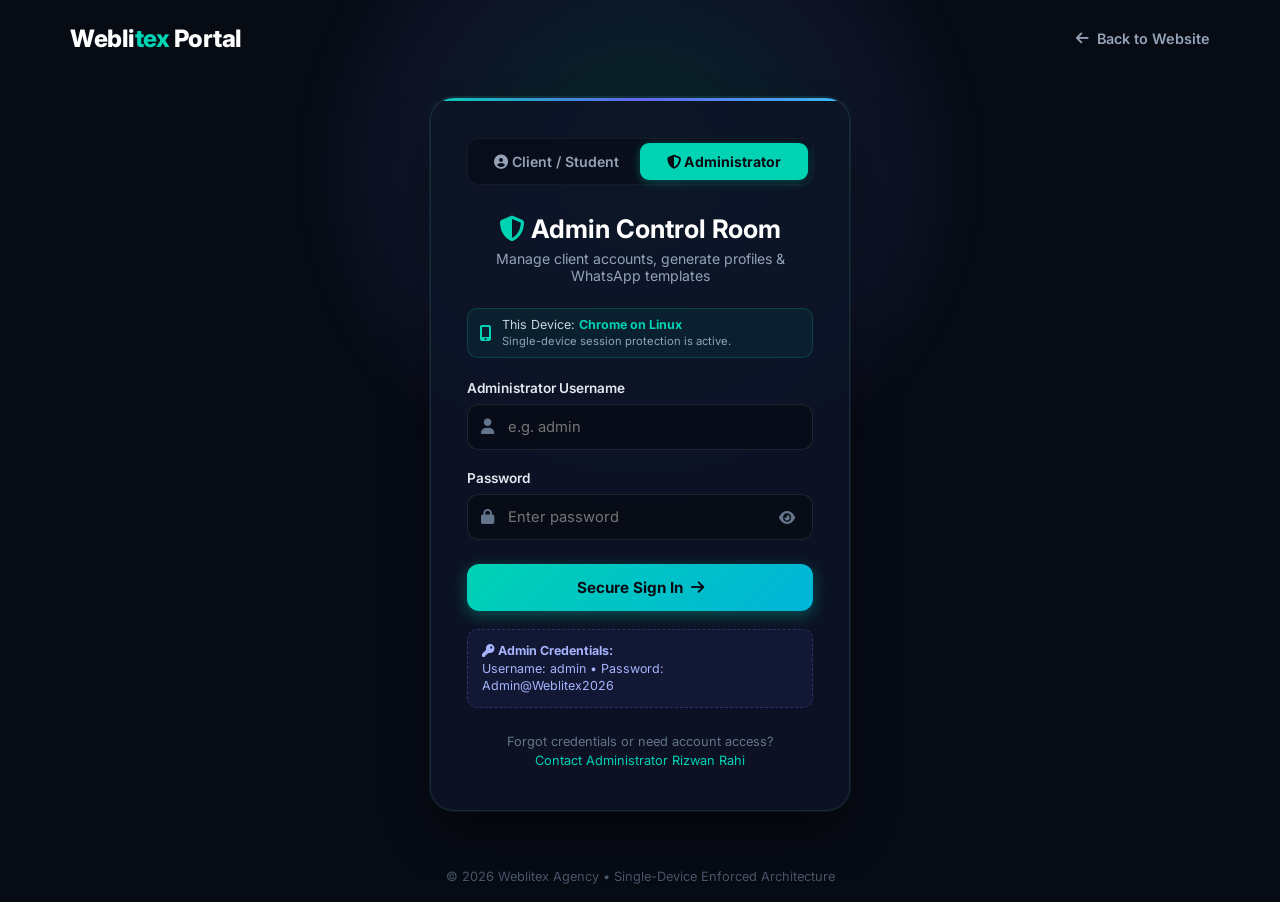
<file: admin.html>
<!DOCTYPE html>
<html lang="en">
<head>
  <meta charset="UTF-8">
  <meta name="viewport" content="width=device-width, initial-scale=1.0">
  <title>Admin Dashboard — User &amp; Device Control | Weblitex</title>
  
  <!-- Favicon & Brand Icons -->
  <link rel="icon" type="image/svg+xml" href="favicon.svg">
  <link rel="icon" type="image/png" sizes="32x32" href="favicon-32x32.png">
  <link rel="icon" type="image/png" sizes="16x16" href="favicon-16x16.png">
  <link rel="shortcut icon" href="favicon.ico">
  <link rel="apple-touch-icon" sizes="180x180" href="apple-touch-icon.png">
  <link rel="manifest" href="site.webmanifest">
  <meta name="theme-color" content="#0A0F1D">
  
  <!-- Fonts -->
  <link rel="preconnect" href="https://fonts.googleapis.com">
  <link rel="preconnect" href="https://fonts.gstatic.com" crossorigin>
  <link href="https://fonts.googleapis.com/css2?family=Outfit:wght@400;500;600;700;800&family=Inter:wght@400;500;600;700&display=swap" rel="stylesheet">
  
  <!-- FontAwesome -->
  <link rel="stylesheet" href="https://cdnjs.cloudflare.com/ajax/libs/font-awesome/6.4.0/css/all.min.css">

  <style>
    :root {
      --bg-dark: #070B14;
      --bg-card: #0D1527;
      --bg-card-hover: #131E38;
      --border-subtle: rgba(255, 255, 255, 0.08);
      --color-brand: #00D2B4;
      --color-brand-glow: rgba(0, 210, 180, 0.25);
      --text-main: #FFFFFF;
      --text-muted: #94A3B8;
      --color-danger: #F87171;
      --color-warning: #FBBF24;
      --color-success: #34D399;
    }

    * {
      box-sizing: border-box;
      margin: 0;
      padding: 0;
    }

    body {
      background-color: var(--bg-dark);
      color: var(--text-main);
      font-family: 'Outfit', 'Inter', sans-serif;
      min-height: 100vh;
      display: flex;
      flex-direction: column;
    }

    /* Top Navigation */
    .admin-navbar {
      background: rgba(13, 21, 39, 0.9);
      backdrop-filter: blur(14px);
      -webkit-backdrop-filter: blur(14px);
      border-bottom: 1px solid var(--border-subtle);
      position: sticky;
      top: 0;
      z-index: 100;
      padding: 16px 28px;
      display: flex;
      align-items: center;
      justify-content: space-between;
    }

    .admin-logo {
      font-size: 1.4rem;
      font-weight: 800;
      color: #FFF;
      text-decoration: none;
      display: flex;
      align-items: center;
      gap: 10px;
    }
    .admin-logo span {
      color: var(--color-brand);
    }
    .badge-admin-tag {
      background: rgba(0, 210, 180, 0.12);
      border: 1px solid var(--color-brand);
      color: var(--color-brand);
      font-size: 0.72rem;
      font-weight: 700;
      padding: 3px 8px;
      border-radius: 6px;
      text-transform: uppercase;
      letter-spacing: 0.5px;
    }

    .admin-nav-actions {
      display: flex;
      align-items: center;
      gap: 16px;
    }

    .admin-user-pill {
      display: flex;
      align-items: center;
      gap: 10px;
      background: rgba(255, 255, 255, 0.04);
      padding: 6px 14px;
      border-radius: 30px;
      border: 1px solid var(--border-subtle);
      font-size: 0.88rem;
    }
    .admin-avatar {
      width: 28px;
      height: 28px;
      border-radius: 50%;
      background: var(--color-brand);
      color: #070B14;
      display: flex;
      align-items: center;
      justify-content: center;
      font-weight: 700;
      font-size: 0.8rem;
    }

    .btn-action-sm {
      background: rgba(255, 255, 255, 0.06);
      border: 1px solid var(--border-subtle);
      color: #CBD5E1;
      padding: 8px 14px;
      border-radius: 8px;
      font-size: 0.84rem;
      font-weight: 600;
      cursor: pointer;
      display: inline-flex;
      align-items: center;
      gap: 6px;
      transition: all 0.2s ease;
      text-decoration: none;
    }
    .btn-action-sm:hover {
      background: rgba(255, 255, 255, 0.12);
      color: #FFF;
    }

    .btn-logout {
      background: rgba(239, 68, 68, 0.15);
      border-color: rgba(239, 68, 68, 0.3);
      color: var(--color-danger);
    }
    .btn-logout:hover {
      background: rgba(239, 68, 68, 0.25);
      color: #FFF;
    }

    /* Layout */
    .admin-container {
      max-width: 1350px;
      width: 100%;
      margin: 0 auto;
      padding: 28px 20px;
      flex: 1;
    }

    /* KPI Summary Cards */
    .kpi-grid {
      display: grid;
      grid-template-columns: repeat(auto-fit, minmax(220px, 1fr));
      gap: 18px;
      margin-bottom: 28px;
    }

    .kpi-card {
      background: var(--bg-card);
      border: 1px solid var(--border-subtle);
      border-radius: 16px;
      padding: 20px;
      display: flex;
      align-items: center;
      gap: 16px;
      box-shadow: 0 4px 20px rgba(0, 0, 0, 0.3);
    }
    .kpi-icon-wrap {
      width: 50px;
      height: 50px;
      border-radius: 12px;
      display: flex;
      align-items: center;
      justify-content: center;
      font-size: 1.3rem;
    }
    .kpi-icon-cyan {
      background: rgba(0, 210, 180, 0.12);
      color: var(--color-brand);
    }
    .kpi-icon-blue {
      background: rgba(56, 189, 248, 0.12);
      color: #38BDF8;
    }
    .kpi-icon-purple {
      background: rgba(168, 85, 247, 0.12);
      color: #C084FC;
    }
    .kpi-icon-amber {
      background: rgba(251, 191, 36, 0.12);
      color: var(--color-warning);
    }

    .kpi-info h3 {
      font-size: 1.7rem;
      font-weight: 800;
      line-height: 1.1;
      color: #FFF;
    }
    .kpi-info p {
      font-size: 0.84rem;
      color: var(--text-muted);
      margin-top: 4px;
    }

    /* Main Grid: User Generator + WhatsApp Preview */
    .dashboard-grid {
      display: grid;
      grid-template-columns: 1.15fr 0.85fr;
      gap: 24px;
      margin-bottom: 32px;
    }

    @media (max-width: 992px) {
      .dashboard-grid {
        grid-template-columns: 1fr;
      }
    }

    .panel-card {
      background: var(--bg-card);
      border: 1px solid var(--border-subtle);
      border-radius: 20px;
      padding: 26px;
      box-shadow: 0 10px 30px rgba(0, 0, 0, 0.35);
      position: relative;
    }

    .panel-head {
      display: flex;
      justify-content: space-between;
      align-items: center;
      margin-bottom: 20px;
      border-bottom: 1px solid var(--border-subtle);
      padding-bottom: 14px;
    }
    .panel-head h2 {
      font-size: 1.25rem;
      font-weight: 700;
      color: #FFF;
      display: flex;
      align-items: center;
      gap: 10px;
    }
    .panel-head h2 i {
      color: var(--color-brand);
    }

    /* Form Styles */
    .form-row-2 {
      display: grid;
      grid-template-columns: 1fr 1fr;
      gap: 14px;
      margin-bottom: 14px;
    }
    @media (max-width: 600px) {
      .form-row-2 {
        grid-template-columns: 1fr;
      }
    }

    .fg {
      margin-bottom: 14px;
    }
    .fg label {
      display: block;
      font-size: 0.82rem;
      font-weight: 600;
      color: #CBD5E1;
      margin-bottom: 6px;
    }
    .fg input, .fg select {
      width: 100%;
      background: rgba(7, 11, 20, 0.7);
      border: 1px solid var(--border-subtle);
      border-radius: 10px;
      padding: 11px 14px;
      color: #FFF;
      font-family: inherit;
      font-size: 0.9rem;
      transition: all 0.2s ease;
    }
    .fg input:focus, .fg select:focus {
      outline: none;
      border-color: var(--color-brand);
      box-shadow: 0 0 0 3px var(--color-brand-glow);
    }

    .input-with-action {
      position: relative;
      display: flex;
    }
    .input-with-action input {
      padding-right: 95px;
    }
    .btn-inline-gen {
      position: absolute;
      right: 6px;
      top: 6px;
      bottom: 6px;
      background: rgba(0, 210, 180, 0.15);
      border: 1px solid rgba(0, 210, 180, 0.3);
      color: var(--color-brand);
      border-radius: 6px;
      padding: 0 10px;
      font-size: 0.75rem;
      font-weight: 700;
      cursor: pointer;
      display: flex;
      align-items: center;
      gap: 4px;
      transition: all 0.2s;
    }
    .btn-inline-gen:hover {
      background: var(--color-brand);
      color: #070B14;
    }

    .btn-primary-gradient {
      width: 100%;
      background: linear-gradient(135deg, #00D2B4 0%, #00B4D8 100%);
      border: none;
      border-radius: 12px;
      color: #070B14;
      font-weight: 800;
      font-size: 0.95rem;
      padding: 14px;
      cursor: pointer;
      box-shadow: 0 4px 18px var(--color-brand-glow);
      display: flex;
      align-items: center;
      justify-content: center;
      gap: 8px;
      transition: all 0.25s ease;
      margin-top: 8px;
    }
    .btn-primary-gradient:hover {
      transform: translateY(-2px);
      box-shadow: 0 8px 24px rgba(0, 210, 180, 0.45);
    }

    /* WhatsApp Template Card */
    .whatsapp-card {
      background: #0B1424;
      border: 1px solid rgba(37, 211, 102, 0.3);
      border-radius: 16px;
      padding: 18px;
      position: relative;
    }
    .whatsapp-header-badge {
      display: inline-flex;
      align-items: center;
      gap: 6px;
      color: #25D366;
      font-weight: 700;
      font-size: 0.85rem;
      margin-bottom: 12px;
    }
    .whatsapp-preview-box {
      background: #060B12;
      border: 1px solid rgba(255, 255, 255, 0.05);
      border-radius: 10px;
      padding: 14px;
      font-family: 'Inter', -apple-system, monospace;
      font-size: 0.84rem;
      line-height: 1.6;
      color: #E2E8F0;
      white-space: pre-wrap;
      max-height: 280px;
      overflow-y: auto;
      user-select: all;
    }

    .whatsapp-actions {
      display: grid;
      grid-template-columns: 1fr 1fr;
      gap: 10px;
      margin-top: 14px;
    }
    .btn-copy-wa {
      background: rgba(255, 255, 255, 0.08);
      border: 1px solid rgba(255, 255, 255, 0.15);
      color: #FFF;
      padding: 11px;
      border-radius: 10px;
      font-size: 0.85rem;
      font-weight: 700;
      cursor: pointer;
      display: flex;
      align-items: center;
      justify-content: center;
      gap: 6px;
      transition: all 0.2s;
    }
    .btn-copy-wa:hover {
      background: rgba(255, 255, 255, 0.15);
      border-color: #FFF;
    }

    .btn-direct-wa {
      background: #25D366;
      border: none;
      color: #070B14;
      padding: 11px;
      border-radius: 10px;
      font-size: 0.85rem;
      font-weight: 800;
      cursor: pointer;
      display: flex;
      align-items: center;
      justify-content: center;
      gap: 6px;
      text-decoration: none;
      transition: all 0.2s;
    }
    .btn-direct-wa:hover {
      background: #20BA5A;
      transform: translateY(-1px);
    }

    /* User Management Table Panel */
    .table-controls {
      display: flex;
      justify-content: space-between;
      align-items: center;
      gap: 12px;
      margin-bottom: 16px;
      flex-wrap: wrap;
    }
    .search-input-box {
      position: relative;
      min-width: 260px;
    }
    .search-input-box input {
      width: 100%;
      background: rgba(7, 11, 20, 0.7);
      border: 1px solid var(--border-subtle);
      border-radius: 10px;
      padding: 9px 14px 9px 34px;
      color: #FFF;
      font-size: 0.86rem;
    }
    .search-input-box i {
      position: absolute;
      left: 12px;
      top: 50%;
      transform: translateY(-50%);
      color: var(--text-muted);
      font-size: 0.85rem;
    }

    .table-responsive {
      overflow-x: auto;
      border: 1px solid var(--border-subtle);
      border-radius: 14px;
      background: #090F1E;
    }

    table.admin-table {
      width: 100%;
      border-collapse: collapse;
      text-align: left;
      font-size: 0.87rem;
    }
    table.admin-table th {
      background: rgba(13, 21, 39, 0.95);
      color: #94A3B8;
      font-size: 0.76rem;
      text-transform: uppercase;
      letter-spacing: 0.8px;
      padding: 14px 16px;
      border-bottom: 1px solid var(--border-subtle);
    }
    table.admin-table td {
      padding: 14px 16px;
      border-bottom: 1px solid rgba(255, 255, 255, 0.04);
      color: #E2E8F0;
      vertical-align: middle;
    }
    table.admin-table tr:hover {
      background: rgba(255, 255, 255, 0.02);
    }

    .user-name-cell {
      display: flex;
      align-items: center;
      gap: 10px;
    }
    .user-avatar-sm {
      width: 34px;
      height: 34px;
      border-radius: 50%;
      background: linear-gradient(135deg, #00D2B4, #38BDF8);
      color: #070B14;
      display: flex;
      align-items: center;
      justify-content: center;
      font-weight: 700;
      font-size: 0.82rem;
    }

    /* Device status badge */
    .device-status-badge {
      display: inline-flex;
      align-items: center;
      gap: 6px;
      font-size: 0.78rem;
      padding: 4px 10px;
      border-radius: 20px;
      font-weight: 600;
    }
    .device-status-badge.bound {
      background: rgba(52, 211, 153, 0.12);
      border: 1px solid rgba(52, 211, 153, 0.3);
      color: #34D399;
    }
    .device-status-badge.unbound {
      background: rgba(148, 163, 184, 0.12);
      border: 1px solid rgba(148, 163, 184, 0.2);
      color: #94A3B8;
    }

    .status-pill {
      display: inline-block;
      padding: 3px 8px;
      border-radius: 6px;
      font-size: 0.72rem;
      font-weight: 700;
      text-transform: uppercase;
    }
    .status-pill.active {
      background: rgba(0, 210, 180, 0.15);
      color: #00D2B4;
    }
    .status-pill.suspended {
      background: rgba(239, 68, 68, 0.15);
      color: #F87171;
    }

    .actions-cell {
      display: flex;
      align-items: center;
      gap: 6px;
    }
    .btn-tbl-action {
      background: rgba(255, 255, 255, 0.05);
      border: 1px solid var(--border-subtle);
      color: #CBD5E1;
      border-radius: 6px;
      padding: 6px 10px;
      font-size: 0.78rem;
      cursor: pointer;
      transition: all 0.2s;
    }
    .btn-tbl-action:hover {
      background: rgba(255, 255, 255, 0.12);
      color: #FFF;
    }
    .btn-tbl-reset {
      color: #FBBF24;
      border-color: rgba(251, 191, 36, 0.3);
    }
    .btn-tbl-reset:hover {
      background: rgba(251, 191, 36, 0.15);
      color: #FBBF24;
    }
    .btn-tbl-del {
      color: #F87171;
      border-color: rgba(239, 68, 68, 0.3);
    }
    .btn-tbl-del:hover {
      background: rgba(239, 68, 68, 0.2);
      color: #FFF;
    }

    /* Toast Notification */
    .toast-popup {
      position: fixed;
      bottom: 24px;
      right: 24px;
      background: #0D1527;
      border: 1px solid var(--color-brand);
      color: #FFF;
      padding: 14px 20px;
      border-radius: 12px;
      box-shadow: 0 10px 30px rgba(0, 0, 0, 0.7);
      display: flex;
      align-items: center;
      gap: 10px;
      font-size: 0.9rem;
      font-weight: 600;
      z-index: 1000;
      transform: translateY(120%);
      transition: transform 0.3s cubic-bezier(0.34, 1.56, 0.64, 1);
    }
    .toast-popup.show {
      transform: translateY(0);
    }

    /* Edit Modal */
    .modal-overlay {
      position: fixed;
      inset: 0;
      background: rgba(0, 0, 0, 0.75);
      backdrop-filter: blur(5px);
      display: none;
      align-items: center;
      justify-content: center;
      z-index: 200;
      padding: 20px;
    }
    .modal-overlay.active {
      display: flex;
    }
    .modal-box {
      background: var(--bg-card);
      border: 1px solid var(--border-subtle);
      border-radius: 20px;
      width: 100%;
      max-width: 500px;
      padding: 28px;
      box-shadow: 0 25px 60px rgba(0, 0, 0, 0.8);
    }
  </style>
</head>
<body>

  <!-- Top Admin Navbar -->
  <nav class="admin-navbar">
    <div style="display:flex; align-items:center; gap:14px;">
      <a href="admin.html" class="admin-logo">
        Webli<span>tex</span>
      </a>
      <span class="badge-admin-tag"><i class="fas fa-lock"></i> Admin Suite</span>
    </div>

    <div class="admin-nav-actions">
      <div class="admin-user-pill">
        <div class="admin-avatar">R</div>
        <span id="navAdminName">Rizwan Rahi</span>
      </div>
      <a href="portal.html" class="btn-action-sm" target="_blank" title="View User Portal">
        <i class="fas fa-external-link-alt"></i> User Portal
      </a>
      <button onclick="handleAdminLogout()" class="btn-action-sm btn-logout" title="Log Out">
        <i class="fas fa-sign-out-alt"></i> Logout
      </button>
    </div>
  </nav>

  <!-- Main Container -->
  <main class="admin-container">
    
    <!-- KPI Row -->
    <section class="kpi-grid">
      <div class="kpi-card">
        <div class="kpi-icon-wrap kpi-icon-cyan">
          <i class="fas fa-users"></i>
        </div>
        <div class="kpi-info">
          <h3 id="statTotalUsers">0</h3>
          <p>Generated Accounts</p>
        </div>
      </div>

      <div class="kpi-card">
        <div class="kpi-icon-wrap kpi-icon-blue">
          <i class="fas fa-mobile-screen-button"></i>
        </div>
        <div class="kpi-info">
          <h3 id="statBoundDevices">0</h3>
          <p>Active Device Bindings</p>
        </div>
      </div>

      <div class="kpi-card">
        <div class="kpi-icon-wrap kpi-icon-purple">
          <i class="fas fa-shield-halved"></i>
        </div>
        <div class="kpi-info">
          <h3>1 Device</h3>
          <p>Enforced Security Policy</p>
        </div>
      </div>

      <div class="kpi-card">
        <div class="kpi-icon-wrap kpi-icon-amber">
          <i class="fab fa-whatsapp"></i>
        </div>
        <div class="kpi-info">
          <h3 id="statReadyTemplates">100%</h3>
          <p>WhatsApp Templates Synced</p>
        </div>
      </div>
    </section>

    <!-- Top Grid: Generate User Form & WhatsApp Template Live Box -->
    <div class="dashboard-grid">
      
      <!-- Panel 1: User & Profile Generator -->
      <section class="panel-card">
        <div class="panel-head">
          <h2><i class="fas fa-user-plus"></i> Generate User Account</h2>
          <span style="font-size:0.8rem; color:#94A3B8;">Auto-binds single-device policy</span>
        </div>

        <form id="createUserForm" onsubmit="handleCreateUser(event)">
          
          <div class="form-row-2">
            <div class="fg">
              <label>Full Name*</label>
              <input type="text" id="newFullName" required placeholder="e.g. Hammad Sheikh" oninput="autoSuggestUsername()">
            </div>
            <div class="fg">
              <label>Username*</label>
              <div class="input-with-action">
                <input type="text" id="newUsername" required placeholder="e.g. hammad_sheikh">
                <button type="button" class="btn-inline-gen" onclick="autoSuggestUsername(true)" title="Auto generate username">
                  <i class="fas fa-magic"></i> Auto
                </button>
              </div>
            </div>
          </div>

          <div class="form-row-2">
            <div class="fg">
              <label>Password*</label>
              <div class="input-with-action">
                <input type="text" id="newPassword" required placeholder="Enter or auto-generate">
                <button type="button" class="btn-inline-gen" onclick="autoGeneratePassword()" title="Generate secure password">
                  <i class="fas fa-key"></i> Gen
                </button>
              </div>
            </div>
            <div class="fg">
              <label>WhatsApp / Phone Number*</label>
              <input type="tel" id="newPhone" required placeholder="+923001234567" oninput="updateWhatsAppPreview()">
            </div>
          </div>

          <div class="form-row-2">
            <div class="fg">
              <label>Email Address</label>
              <input type="email" id="newEmail" placeholder="client@example.com">
            </div>
            <div class="fg">
              <label>Access Tier / Role</label>
              <select id="newRole" onchange="updateWhatsAppPreview()">
                <option value="Client Portal" selected>Client Portal (Full Project Access)</option>
                <option value="Student Portal">Student Portal (Course Materials)</option>
                <option value="VIP Member">VIP Client (Priority Consultation)</option>
              </select>
            </div>
          </div>

          <button type="submit" class="btn-primary-gradient">
            <i class="fas fa-user-check"></i> Generate User &amp; Prepare WhatsApp Message
          </button>
        </form>
      </section>

      <!-- Panel 2: Live WhatsApp Message Generator Box -->
      <section class="panel-card">
        <div class="panel-head">
          <h2><i class="fab fa-whatsapp" style="color:#25D366;"></i> WhatsApp Template Generator</h2>
          <span style="font-size:0.8rem; color:#25D366; font-weight:700;"><i class="fas fa-bolt"></i> Live Format</span>
        </div>

        <div class="whatsapp-card">
          <div class="whatsapp-header-badge">
            <i class="fab fa-whatsapp"></i> Client Ready Message:
          </div>

          <div class="whatsapp-preview-box" id="waMessagePreview">
Fill user details on the left to preview the personalized WhatsApp template...
          </div>

          <div class="whatsapp-actions">
            <button type="button" class="btn-copy-wa" id="btnCopyWA" onclick="copyWhatsAppMessage()">
              <i class="fas fa-copy"></i> Copy Message
            </button>
            <a href="#" target="_blank" class="btn-direct-wa" id="btnSendWA" onclick="return validateAndOpenWA(event)">
              <i class="fab fa-whatsapp"></i> Send via WhatsApp
            </a>
          </div>
        </div>
      </section>

    </div>

    <!-- Panel 3: User Accounts & Device Bindings Table -->
    <section class="panel-card">
      <div class="panel-head">
        <h2><i class="fas fa-address-book"></i> Active Accounts &amp; Device Sessions</h2>
        <div style="display:flex; gap:10px;">
          <button class="btn-action-sm" onclick="exportDatabaseJSON()"><i class="fas fa-download"></i> Backup JSON</button>
        </div>
      </div>

      <div class="table-controls">
        <div class="search-input-box">
          <i class="fas fa-search"></i>
          <input type="text" id="searchInput" placeholder="Search by name, username, phone..." oninput="renderUserTable()">
        </div>
        <div style="font-size:0.82rem; color:#94A3B8;">
          <i class="fas fa-circle-info" style="color:#00D2B4;"></i> Click <strong>Reset Device</strong> if a client changes their phone/PC.
        </div>
      </div>

      <div class="table-responsive">
        <table class="admin-table">
          <thead>
            <tr>
              <th>Client / User</th>
              <th>Username &amp; Password</th>
              <th>Phone / WhatsApp</th>
              <th>Role</th>
              <th>Device Binding Status</th>
              <th>Status</th>
              <th>Actions</th>
            </tr>
          </thead>
          <tbody id="userTableBody">
            <!-- Dynamic rows rendered by JS -->
          </tbody>
        </table>
      </div>
    </section>

  </main>

  <!-- Edit User Modal -->
  <div class="modal-overlay" id="editModal">
    <div class="modal-box">
      <div class="panel-head" style="margin-bottom:16px;">
        <h2><i class="fas fa-user-edit"></i> Edit User Profile</h2>
        <button class="btn-action-sm" onclick="closeEditModal()">&times;</button>
      </div>
      <form id="editUserForm" onsubmit="handleSaveUserEdit(event)">
        <input type="hidden" id="editUserId">
        <div class="fg">
          <label>Full Name</label>
          <input type="text" id="editName" required>
        </div>
        <div class="fg">
          <label>Username</label>
          <input type="text" id="editUsername" required>
        </div>
        <div class="fg">
          <label>Password</label>
          <input type="text" id="editPassword" required>
        </div>
        <div class="fg">
          <label>Phone / WhatsApp</label>
          <input type="tel" id="editPhone">
        </div>
        <div class="fg">
          <label>Role</label>
          <select id="editRole">
            <option value="Client Portal">Client Portal</option>
            <option value="Student Portal">Student Portal</option>
            <option value="VIP Member">VIP Member</option>
          </select>
        </div>
        <div style="display:flex; justify-content:flex-end; gap:10px; margin-top:20px;">
          <button type="button" class="btn-action-sm" onclick="closeEditModal()">Cancel</button>
          <button type="submit" class="btn-action-sm" style="background:#00D2B4; color:#070B14; font-weight:700;">Save Changes</button>
        </div>
      </form>
    </div>
  </div>

  <!-- Toast Popup -->
  <div class="toast-popup" id="toastPopup">
    <i class="fas fa-circle-check" style="color:#00D2B4; font-size:1.2rem;"></i>
    <span id="toastMsg">Action completed successfully!</span>
  </div>

  <!-- Auth Engine -->
  <script src="auth.js"></script>

  <script>
    let activeWhatsAppText = '';
    let activeWhatsAppPhone = '';

    document.addEventListener('DOMContentLoaded', () => {
      // 1. Guard check: Must be authenticated Admin
      const check = window.WeblitexAuth.verifySession('admin');
      if (!check.valid) {
        window.location.href = 'login.html?role=admin';
        return;
      }

      document.getElementById('navAdminName').textContent = check.user.name;

      // 2. Populate stats & table
      renderDashboard();

      // 3. Auto-generate initial password
      autoGeneratePassword();

      // 4. Sync multi-tab updates
      window.addEventListener('storage', (e) => {
        if (e.key === 'weblitex_auth_db_v1') {
          renderDashboard();
        }
      });
    });

    function renderDashboard() {
      const db = window.WeblitexAuth.getDB();
      const users = db.users || [];

      // Stats
      document.getElementById('statTotalUsers').textContent = users.length;
      const boundCount = users.filter(u => u.activeDeviceId).length;
      document.getElementById('statBoundDevices').textContent = boundCount;

      renderUserTable();
    }

    function autoGeneratePassword() {
      const pwd = window.WeblitexAuth.generateSecurePassword(10);
      document.getElementById('newPassword').value = pwd;
      updateWhatsAppPreview();
    }

    function autoSuggestUsername(force = false) {
      const name = document.getElementById('newFullName').value.trim();
      const userField = document.getElementById('newUsername');
      if (name && (force || !userField.value)) {
        const clean = name.toLowerCase().replace(/[^a-z0-9]/g, '_').substring(0, 15);
        userField.value = clean + '_' + Math.floor(10 + Math.random() * 89);
      }
      updateWhatsAppPreview();
    }

    function updateWhatsAppPreview() {
      const name = document.getElementById('newFullName').value.trim() || 'Client Name';
      const username = document.getElementById('newUsername').value.trim() || 'username';
      const password = document.getElementById('newPassword').value.trim() || 'password';
      const role = document.getElementById('newRole').value;
      const phone = document.getElementById('newPhone').value.trim();

      const tempUser = { name, username, password, role, phone };
      activeWhatsAppText = window.WeblitexAuth.formatWhatsAppMessage(tempUser);
      activeWhatsAppPhone = phone.replace(/[^0-9+]/g, '');

      document.getElementById('waMessagePreview').textContent = activeWhatsAppText;
    }

    function handleCreateUser(e) {
      e.preventDefault();
      const name = document.getElementById('newFullName').value.trim();
      const username = document.getElementById('newUsername').value.trim();
      const password = document.getElementById('newPassword').value.trim();
      const phone = document.getElementById('newPhone').value.trim();
      const email = document.getElementById('newEmail').value.trim();
      const role = document.getElementById('newRole').value;

      const res = window.WeblitexAuth.adminCreateUser({ name, username, password, phone, email, role });
      if (res.success) {
        showToast(`User ${username} generated! WhatsApp message ready.`);
        activeWhatsAppText = res.waMessage;
        activeWhatsAppPhone = phone.replace(/[^0-9+]/g, '');
        document.getElementById('waMessagePreview').textContent = activeWhatsAppText;

        // Reset inputs
        document.getElementById('createUserForm').reset();
        autoGeneratePassword();
        renderDashboard();
      } else {
        alert(res.message);
      }
    }

    function renderUserTable() {
      const db = window.WeblitexAuth.getDB();
      const query = (document.getElementById('searchInput').value || '').toLowerCase().trim();
      const tbody = document.getElementById('userTableBody');
      tbody.innerHTML = '';

      const users = (db.users || []).filter(u => {
        return !query || 
               u.name.toLowerCase().includes(query) ||
               u.username.toLowerCase().includes(query) ||
               (u.phone && u.phone.includes(query)) ||
               (u.email && u.email.toLowerCase().includes(query));
      });

      if (users.length === 0) {
        tbody.innerHTML = `<tr><td colspan="7" style="text-align:center; padding:30px; color:#64748B;">No users found. Generate a user above!</td></tr>`;
        return;
      }

      users.forEach(user => {
        const tr = document.createElement('tr');
        const initials = user.name.split(' ').map(n => n[0]).join('').toUpperCase().substring(0, 2) || 'U';
        
        let deviceBadge = '';
        if (user.activeDeviceId) {
          deviceBadge = `
            <div class="device-status-badge bound" title="Device ID: ${user.activeDeviceId}">
              <i class="fas fa-lock"></i>
              <span>${user.activeDeviceName || 'Active Device'}</span>
            </div>
          `;
        } else {
          deviceBadge = `
            <div class="device-status-badge unbound">
              <i class="fas fa-unlock"></i>
              <span>Unbound (Any 1st Device)</span>
            </div>
          `;
        }

        tr.innerHTML = `
          <td>
            <div class="user-name-cell">
              <div class="user-avatar-sm">${initials}</div>
              <div>
                <strong>${user.name}</strong><br>
                <span style="font-size:0.75rem; color:#94A3B8;">${user.email || 'No email'}</span>
              </div>
            </div>
          </td>
          <td>
            <code style="color:#38BDF8; font-weight:700;">${user.username}</code><br>
            <span style="font-size:0.78rem; color:#CBD5E1; letter-spacing:0.5px;">pwd: <strong>${user.password}</strong></span>
          </td>
          <td>
            <span>${user.phone || '—'}</span>
          </td>
          <td>
            <span style="font-size:0.8rem; color:#A7F3D0;">${user.role}</span>
          </td>
          <td>
            ${deviceBadge}
          </td>
          <td>
            <span class="status-pill ${user.status}">${user.status}</span>
          </td>
          <td>
            <div class="actions-cell">
              <button class="btn-tbl-action" onclick="loadUserWhatsApp('${user.id}')" title="Copy WhatsApp Message">
                <i class="fab fa-whatsapp" style="color:#25D366;"></i>
              </button>
              <button class="btn-tbl-action btn-tbl-reset" onclick="handleResetDevice('${user.id}')" title="Reset Single-Device Session (Allow new device)">
                <i class="fas fa-rotate-left"></i> Reset Dev
              </button>
              <button class="btn-tbl-action" onclick="openEditModal('${user.id}')" title="Edit Profile">
                <i class="fas fa-pen"></i>
              </button>
              <button class="btn-tbl-action btn-tbl-del" onclick="handleDeleteUser('${user.id}')" title="Delete User">
                <i class="fas fa-trash"></i>
              </button>
            </div>
          </td>
        `;
        tbody.appendChild(tr);
      });
    }

    function loadUserWhatsApp(userId) {
      const db = window.WeblitexAuth.getDB();
      const user = db.users.find(u => u.id === userId);
      if (!user) return;

      activeWhatsAppText = window.WeblitexAuth.formatWhatsAppMessage(user);
      activeWhatsAppPhone = (user.phone || '').replace(/[^0-9+]/g, '');
      document.getElementById('waMessagePreview').textContent = activeWhatsAppText;
      copyWhatsAppMessage();
    }

    function copyWhatsAppMessage() {
      if (!activeWhatsAppText) {
        alert('Please select or generate a user first.');
        return;
      }
      navigator.clipboard.writeText(activeWhatsAppText).then(() => {
        showToast('WhatsApp template copied to clipboard!');
        const btn = document.getElementById('btnCopyWA');
        btn.innerHTML = '<i class="fas fa-check" style="color:#00D2B4;"></i> Copied!';
        setTimeout(() => {
          btn.innerHTML = '<i class="fas fa-copy"></i> Copy Message';
        }, 2000);
      });
    }

    function validateAndOpenWA(e) {
      if (!activeWhatsAppText) {
        e.preventDefault();
        alert('Please select or generate a user first.');
        return false;
      }
      let phone = activeWhatsAppPhone.replace('+', '');
      let url = `https://wa.me/${phone}?text=${encodeURIComponent(activeWhatsAppText)}`;
      if (!phone) {
        url = `https://wa.me/?text=${encodeURIComponent(activeWhatsAppText)}`;
      }
      window.open(url, '_blank');
      return false;
    }

    function handleResetDevice(userId) {
      if (confirm('Reset device binding for this user? They will be able to log in from a new device.')) {
        const res = window.WeblitexAuth.adminResetDeviceSession(userId);
        showToast(res.message);
        renderDashboard();
      }
    }

    function handleDeleteUser(userId) {
      if (confirm('Are you sure you want to permanently delete this user?')) {
        const res = window.WeblitexAuth.adminDeleteUser(userId);
        showToast(res.message);
        renderDashboard();
      }
    }

    // Modal Edit
    function openEditModal(userId) {
      const db = window.WeblitexAuth.getDB();
      const user = db.users.find(u => u.id === userId);
      if (!user) return;

      document.getElementById('editUserId').value = user.id;
      document.getElementById('editName').value = user.name;
      document.getElementById('editUsername').value = user.username;
      document.getElementById('editPassword').value = user.password;
      document.getElementById('editPhone').value = user.phone || '';
      document.getElementById('editRole').value = user.role;

      document.getElementById('editModal').classList.add('active');
    }

    function closeEditModal() {
      document.getElementById('editModal').classList.remove('active');
    }

    function handleSaveUserEdit(e) {
      e.preventDefault();
      const id = document.getElementById('editUserId').value;
      const updates = {
        name: document.getElementById('editName').value,
        username: document.getElementById('editUsername').value,
        password: document.getElementById('editPassword').value,
        phone: document.getElementById('editPhone').value,
        role: document.getElementById('editRole').value
      };

      const res = window.WeblitexAuth.adminUpdateUser(id, updates);
      if (res.success) {
        showToast('User profile updated successfully!');
        closeEditModal();
        renderDashboard();
      } else {
        alert(res.message);
      }
    }

    function showToast(msg) {
      const el = document.getElementById('toastPopup');
      document.getElementById('toastMsg').textContent = msg;
      el.classList.add('show');
      setTimeout(() => {
        el.classList.remove('show');
      }, 3000);
    }

    function handleAdminLogout() {
      window.WeblitexAuth.logout();
    }

    function exportDatabaseJSON() {
      const db = window.WeblitexAuth.getDB();
      const dataStr = "data:text/json;charset=utf-8," + encodeURIComponent(JSON.stringify(db, null, 2));
      const a = document.createElement('a');
      a.setAttribute("href", dataStr);
      a.setAttribute("download", "weblitex_users_backup_" + new Date().toISOString().slice(0,10) + ".json");
      document.body.appendChild(a);
      a.click();
      a.remove();
    }
  </script>
</body>
</html>
</file>
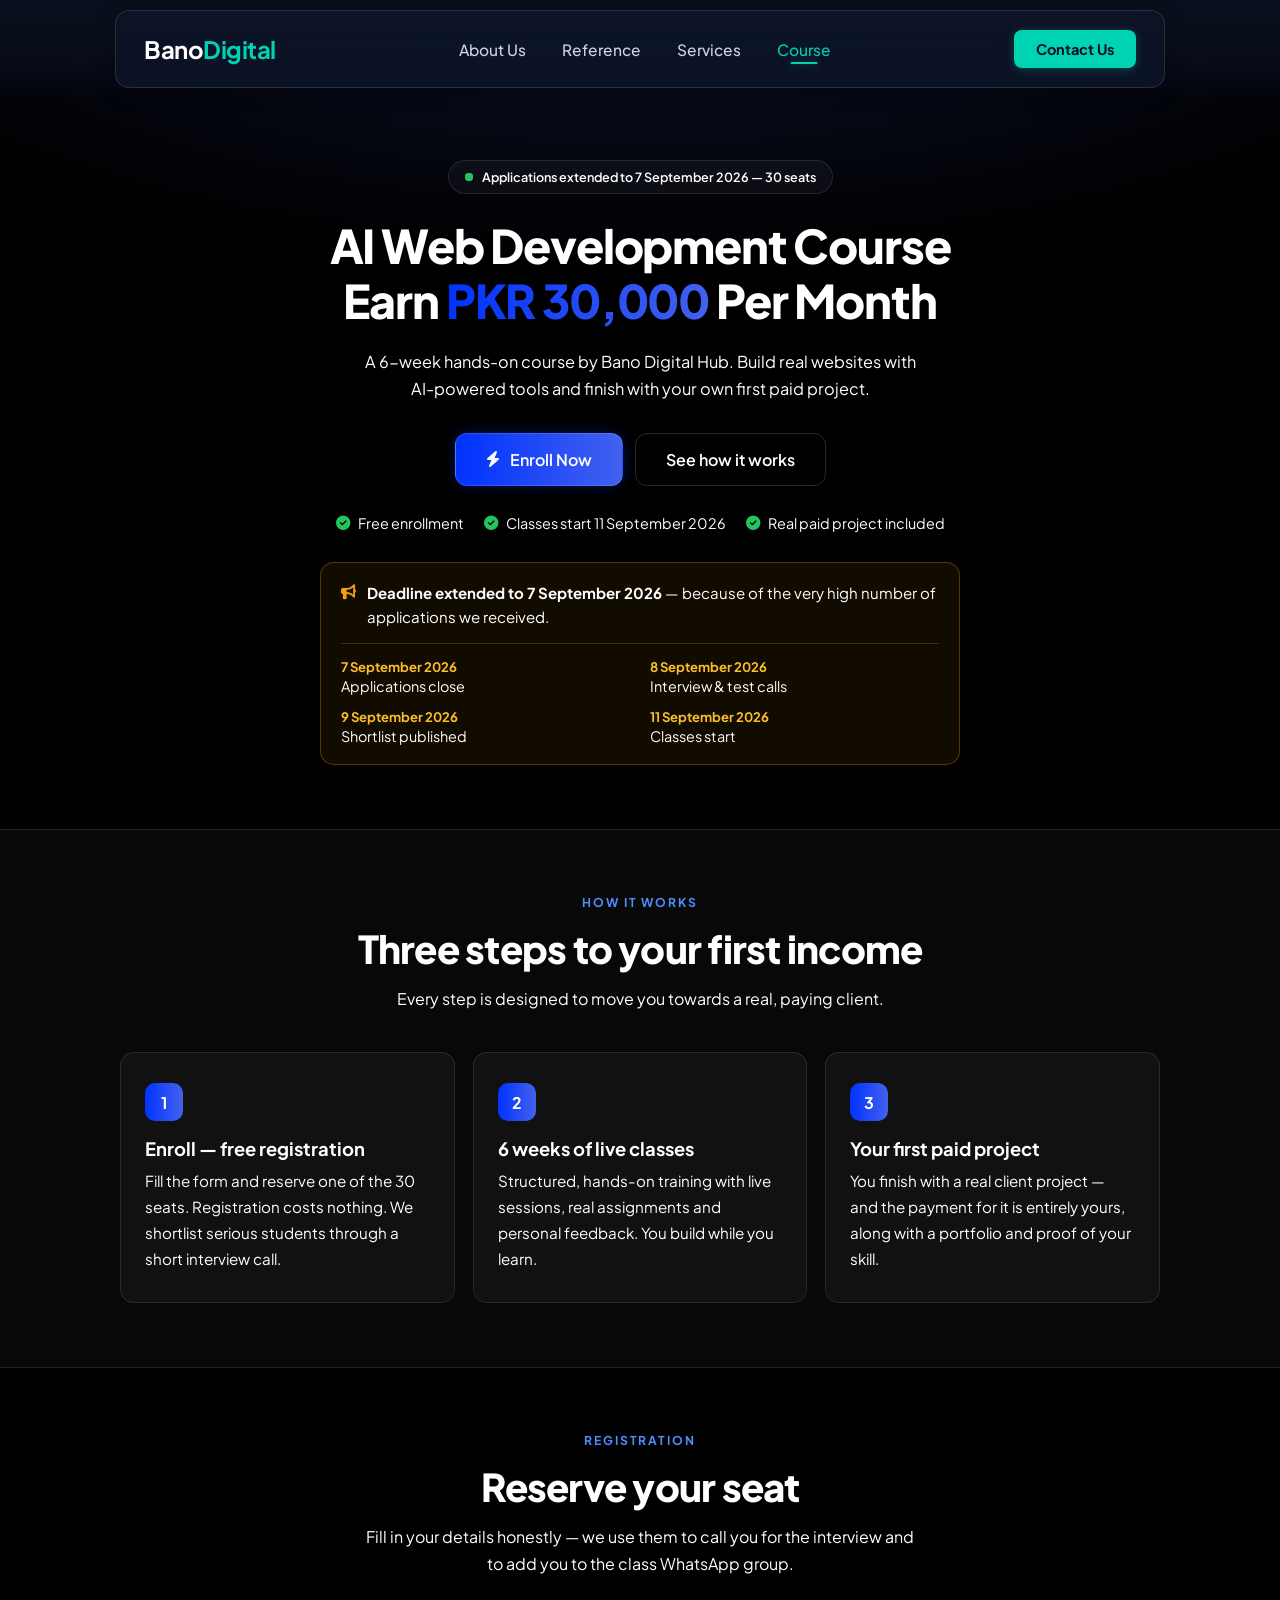
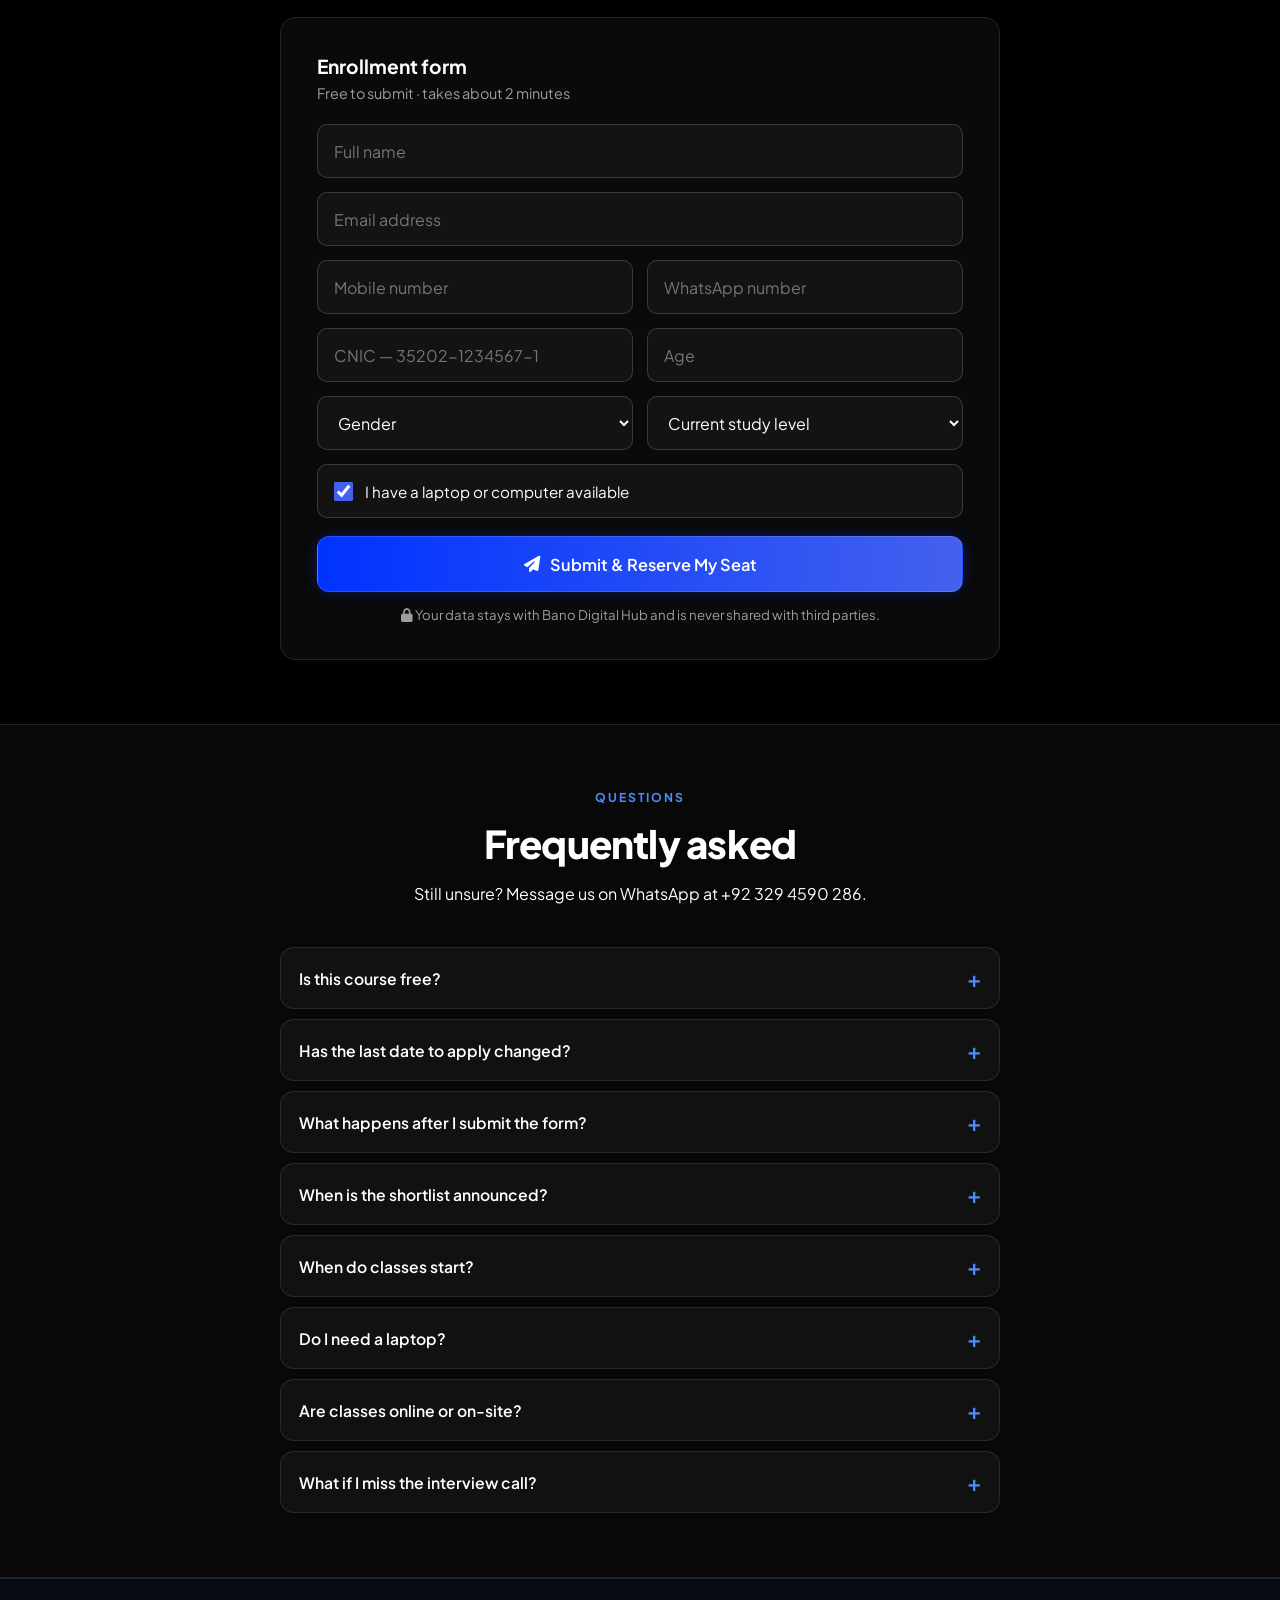
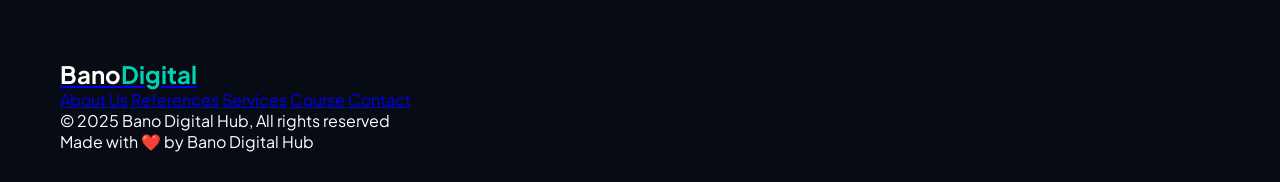
<file: course.html>
<!DOCTYPE html>
<html lang="en" class="plus_jakarta_sans">
<head>
  <meta charset="utf-8">
  <meta name="viewport" content="width=device-width, initial-scale=1">
  <title>AI Web Development Course – Earn PKR 30,000/Month | Bano Digital Hub</title>
  <meta name="description" content="Join the 6-week Bano Digital Hub AI web development course. Enrollment is free, build real websites with AI tools, and finish with your own first paid project.">
  <link rel="canonical" href="https://www.banodigitalhub.pk/course">
  
  <!-- Favicon & Brand Icons -->
  <link rel="icon" type="image/svg+xml" href="favicon.svg">
  <link rel="icon" type="image/png" sizes="32x32" href="favicon-32x32.png">
  <link rel="icon" type="image/png" sizes="16x16" href="favicon-16x16.png">
  <link rel="shortcut icon" href="favicon.ico">
  <link rel="apple-touch-icon" sizes="180x180" href="apple-touch-icon.png">
  <link rel="manifest" href="site.webmanifest">
  <meta name="theme-color" content="#0A0F1D">
  
  <link rel="preconnect" href="https://fonts.googleapis.com">
  <link rel="preconnect" href="https://fonts.gstatic.com" crossorigin>
  <link href="https://fonts.googleapis.com/css2?family=Plus+Jakarta+Sans:wght@400;500;600;700;800&display=swap" rel="stylesheet">
  <link rel="stylesheet" href="https://cdnjs.cloudflare.com/ajax/libs/font-awesome/6.4.0/css/all.min.css" crossorigin="anonymous">
  <link rel="stylesheet" href="style.css">
  
  <style>
    .crs-page {
      --crs-bg: #000;
      --crs-bg-soft: #080808;
      --crs-brand: #4361ee;
      --crs-brand-deep: #03f;
      --crs-brand-lite: #4e8dff;
      --crs-text: #fff;
      --crs-meta: #ffffff99;
      --crs-line: #ffffff1a;
      --crs-line-str: #ffffff29;
      --crs-glass: #ffffff0a;
      --crs-r: 14px;
      --crs-r-sm: 10px;
      --crs-grad: linear-gradient(90deg, var(--crs-brand-deep), var(--crs-brand));
      background: var(--crs-bg);
      color: var(--crs-text);
      min-height: 100vh;
      overflow-x: hidden;
    }
    .crs-shell { width: 100%; max-width: 1080px; margin: 0 auto; padding: 0 20px; }
    .crs-hero {
      text-align: center;
      background: radial-gradient(115% 65% at 50% -8%, #4361ee33, #0000 62%);
      padding: 160px 0 64px;
      position: relative;
    }
    .crs-badge {
      background: var(--crs-glass);
      border: 1px solid var(--crs-line);
      color: #fff;
      border-radius: 100px;
      align-items: center;
      gap: 9px;
      padding: 8px 16px;
      font-size: 0.79rem;
      font-weight: 600;
      display: inline-flex;
    }
    .crs-dot-live {
      background: #22c55e;
      border-radius: 50%;
      flex-shrink: 0;
      width: 8px;
      height: 8px;
      position: relative;
    }
    .crs-dot-live:after {
      content: "";
      background: #22c55e;
      border-radius: 50%;
      animation: 1.8s infinite crs-pulse;
      position: absolute;
      inset: 0;
    }
    @keyframes crs-pulse {
      0% { opacity: 0.7; transform: scale(1); }
      70%, 100% { opacity: 0; transform: scale(2.6); }
    }
    .crs-h1 {
      letter-spacing: -0.025em;
      color: #fff;
      max-width: 880px;
      margin: 24px auto 0;
      font-size: clamp(1.8rem, 5.9vw, 2.9rem);
      font-weight: 800;
      line-height: 1.18;
    }
    .crs-h1-line { display: block; }
    .crs-grad {
      background: var(--crs-grad);
      color: transparent;
      -webkit-background-clip: text;
      background-clip: text;
    }
    .crs-lead {
      color: #fff;
      max-width: 560px;
      margin: 20px auto 0;
      font-size: 1.02rem;
      line-height: 1.7;
    }
    .crs-cta-row {
      display: flex;
      justify-content: center;
      gap: 12px;
      margin-top: 30px;
      flex-wrap: wrap;
    }
    .crs-btn {
      cursor: pointer;
      border-radius: 12px;
      justify-content: center;
      align-items: center;
      gap: 10px;
      padding: 15px 30px;
      font-size: 1rem;
      font-weight: 600;
      text-decoration: none;
      transition: all 0.25s;
      display: inline-flex;
    }
    .crs-btn-primary {
      background: var(--crs-grad);
      color: #fff;
      border: 1px solid rgba(255, 255, 255, 0.14);
      box-shadow: 0 0 15px -3px rgba(0, 51, 255, 0.5);
    }
    .crs-btn-primary:hover {
      transform: translateY(-2px);
      box-shadow: 0 0 22px -3px rgba(0, 51, 255, 0.7);
    }
    .crs-btn-ghost {
      color: #fff;
      border: 1px solid var(--crs-line-str);
      background: transparent;
    }
    .crs-btn-ghost:hover {
      border-color: var(--crs-brand-lite);
      color: var(--crs-brand-lite);
      transform: translateY(-2px);
    }
    .crs-trustrow {
      color: #fff;
      display: flex;
      justify-content: center;
      align-items: center;
      gap: 20px;
      margin-top: 28px;
      font-size: 0.9rem;
      flex-wrap: wrap;
    }
    .crs-trustrow span { display: inline-flex; align-items: center; gap: 8px; }
    .crs-trustrow i { color: #22c55e; }
    .crs-alert {
      border-radius: var(--crs-r);
      text-align: left;
      background: rgba(245, 158, 11, 0.07);
      border: 1px solid rgba(245, 158, 11, 0.3);
      max-width: 640px;
      margin: 30px auto 0;
      padding: 18px 20px;
    }
    .crs-alert-top {
      color: #fff;
      display: flex;
      align-items: flex-start;
      gap: 11px;
      font-size: 0.94rem;
      line-height: 1.6;
    }
    .crs-alert-top i { color: #f59e0b; margin-top: 3px; }
    .crs-alert-list {
      border-top: 1px solid rgba(245, 158, 11, 0.22);
      display: grid;
      grid-template-columns: 1fr 1fr;
      gap: 12px 20px;
      margin: 14px 0 0;
      padding: 14px 0 0;
      list-style: none;
    }
    .crs-alert-list b { color: #fbbf24; font-size: 0.82rem; display: block; }
    .crs-alert-list span { color: #fff; font-size: 0.9rem; }
    .crs-section { padding: 64px 0; }
    .crs-section-alt {
      background: var(--crs-bg-soft);
      border-top: 1px solid var(--crs-line);
      border-bottom: 1px solid var(--crs-line);
    }
    .crs-head { text-align: center; margin-bottom: 40px; }
    .crs-eyebrow {
      letter-spacing: 0.16em;
      text-transform: uppercase;
      color: var(--crs-brand-lite);
      font-size: 0.76rem;
      font-weight: 700;
      display: block;
    }
    .crs-h2 {
      letter-spacing: -0.02em;
      color: #fff;
      margin: 14px 0 12px;
      font-size: clamp(1.7rem, 6.2vw, 2.4rem);
      font-weight: 800;
    }
    .crs-sub { color: #fff; max-width: 560px; margin: 0 auto; font-size: 1rem; line-height: 1.7; }
    .crs-steps { display: grid; grid-template-columns: repeat(3, 1fr); gap: 18px; }
    @media (max-width: 768px) { .crs-steps { grid-template-columns: 1fr; } }
    .crs-step {
      border-radius: var(--crs-r);
      background: var(--crs-glass);
      border: 1px solid var(--crs-line);
      padding: 30px 24px;
      transition: border-color 0.3s, background 0.3s;
    }
    .crs-step:hover { background: rgba(255, 255, 255, 0.08); border-color: rgba(78, 141, 255, 0.35); }
    .crs-step-num {
      background: var(--crs-grad);
      color: #fff;
      border-radius: 10px;
      display: flex;
      justify-content: center;
      align-items: center;
      width: 38px;
      height: 38px;
      margin-bottom: 16px;
      font-weight: 700;
    }
    .crs-step h3 { color: #fff; margin-bottom: 8px; font-size: 1.15rem; font-weight: 700; }
    .crs-step p { color: #fff; font-size: 0.95rem; line-height: 1.7; }
    
    /* Enrollment Form */
    .crs-formwrap {
      background: var(--crs-glass);
      border: 1px solid var(--crs-line);
      border-radius: 16px;
      max-width: 720px;
      margin: 0 auto;
      padding: 36px;
    }
    .crs-formhead { margin-bottom: 22px; }
    .crs-formhead h3 { color: #fff; font-size: 1.2rem; font-weight: 700; }
    .crs-formhead p { color: var(--crs-meta); margin-top: 6px; font-size: 0.9rem; }
    .crs-grid2 { display: grid; grid-template-columns: 1fr 1fr; gap: 14px; }
    @media (max-width: 640px) { .crs-grid2 { grid-template-columns: 1fr; } }
    .crs-span2 { grid-column: 1 / -1; }
    .crs-field input, .crs-field select {
      border-radius: var(--crs-r-sm);
      border: 1px solid var(--crs-line-str);
      color: #fff;
      background: rgba(255, 255, 255, 0.04);
      width: 100%;
      height: 54px;
      padding: 0 16px;
      font-size: 1rem;
      outline: none;
      transition: all 0.2s;
    }
    .crs-field input:focus, .crs-field select:focus {
      border-color: var(--crs-brand);
      background: rgba(255, 255, 255, 0.08);
      box-shadow: 0 0 0 3px rgba(67, 97, 238, 0.2);
    }
    .crs-field select option { background: #111; color: #fff; }
    .crs-check {
      border: 1px solid var(--crs-line-str);
      border-radius: var(--crs-r-sm);
      color: #fff;
      cursor: pointer;
      background: rgba(255, 255, 255, 0.04);
      display: flex;
      align-items: center;
      gap: 12px;
      min-height: 54px;
      padding: 0 16px;
      font-size: 0.95rem;
    }
    .crs-check input { width: 19px; height: 19px; accent-color: var(--crs-brand); }
    .crs-submit { width: 100%; height: 56px; margin-top: 18px; font-size: 1.02rem; }
    .crs-privacy { text-align: center; color: var(--crs-meta); margin-top: 14px; font-size: 0.83rem; }
    
    /* FAQ Details */
    .crs-faq { max-width: 720px; margin: 0 auto; display: grid; gap: 10px; }
    .crs-faq details {
      background: var(--crs-glass);
      border: 1px solid var(--crs-line);
      border-radius: var(--crs-r);
      padding: 16px 18px;
    }
    .crs-faq details[open] { border-color: rgba(78, 141, 255, 0.35); }
    .crs-faq summary {
      cursor: pointer;
      color: #fff;
      display: flex;
      justify-content: space-between;
      align-items: center;
      font-size: 0.98rem;
      font-weight: 600;
      list-style: none;
    }
    .crs-faq summary::-webkit-details-marker { display: none; }
    .crs-faq summary:after { content: "+"; color: var(--crs-brand-lite); font-size: 1.4rem; }
    .crs-faq details[open] summary:after { content: "−"; }
    .crs-faq p { color: #fff; margin-top: 11px; font-size: 0.94rem; line-height: 1.7; }
  </style>
</head>
<body class="crs-page">

  <!-- Navbar -->
  <nav class="navbar">
    <div class="nav-container">
      <a class="logo" href="index.html">Bano<span>Digital</span></a>
      <ul class="nav-links">
        <li><a href="index.html#AboutUs">About Us</a></li>
        <li><a href="index.html#Reference">Reference</a></li>
        <li><a href="index.html#Services">Services</a></li>
        <li><a class="is-active" href="course.html">Course</a></li>
      </ul>
      <a href="index.html#kontakt" class="nav-btn">Contact Us</a>
    </div>
  </nav>

  <!-- Course Hero -->
  <section class="crs-hero">
    <div class="crs-shell">
      <span class="crs-badge">
        <span class="crs-dot-live"></span>
        Applications extended to 7 September 2026 — 30 seats
      </span>
      <h1 class="crs-h1">
        <span class="crs-h1-line">AI Web Development Course</span>
        <span class="crs-h1-line">Earn <span class="crs-grad">PKR 30,000</span> Per Month</span>
      </h1>
      <p class="crs-lead">A 6-week hands-on course by Bano Digital Hub. Build real websites with AI-powered tools and finish with your own first paid project.</p>
      
      <div class="crs-cta-row">
        <a href="#enroll" class="crs-btn crs-btn-primary"><i class="fas fa-bolt"></i> Enroll Now</a>
        <a href="#how-it-works" class="crs-btn crs-btn-ghost">See how it works</a>
      </div>

      <div class="crs-trustrow">
        <span><i class="fas fa-circle-check"></i> Free enrollment</span>
        <span><i class="fas fa-circle-check"></i> Classes start 11 September 2026</span>
        <span><i class="fas fa-circle-check"></i> Real paid project included</span>
      </div>

      <div class="crs-alert">
        <p class="crs-alert-top">
          <i class="fas fa-bullhorn"></i>
          <span><strong>Deadline extended to 7 September 2026</strong> — because of the very high number of applications we received.</span>
        </p>
        <ul class="crs-alert-list">
          <li><b>7 September 2026</b><span>Applications close</span></li>
          <li><b>8 September 2026</b><span>Interview &amp; test calls</span></li>
          <li><b>9 September 2026</b><span>Shortlist published</span></li>
          <li><b>11 September 2026</b><span>Classes start</span></li>
        </ul>
      </div>
    </div>
  </section>

  <!-- How It Works -->
  <section class="crs-section crs-section-alt" id="how-it-works">
    <div class="crs-shell">
      <div class="crs-head">
        <span class="crs-eyebrow">How it works</span>
        <h2 class="crs-h2">Three steps to your first income</h2>
        <p class="crs-sub">Every step is designed to move you towards a real, paying client.</p>
      </div>

      <div class="crs-steps">
        <article class="crs-step">
          <div class="crs-step-num">1</div>
          <h3>Enroll — free registration</h3>
          <p>Fill the form and reserve one of the 30 seats. Registration costs nothing. We shortlist serious students through a short interview call.</p>
        </article>
        <article class="crs-step">
          <div class="crs-step-num">2</div>
          <h3>6 weeks of live classes</h3>
          <p>Structured, hands-on training with live sessions, real assignments and personal feedback. You build while you learn.</p>
        </article>
        <article class="crs-step">
          <div class="crs-step-num">3</div>
          <h3>Your first paid project</h3>
          <p>You finish with a real client project — and the payment for it is entirely yours, along with a portfolio and proof of your skill.</p>
        </article>
      </div>
    </div>
  </section>

  <!-- Registration / Enrollment Form -->
  <section class="crs-section" id="enroll">
    <div class="crs-shell">
      <div class="crs-head">
        <span class="crs-eyebrow">Registration</span>
        <h2 class="crs-h2">Reserve your seat</h2>
        <p class="crs-sub">Fill in your details honestly — we use them to call you for the interview and to add you to the class WhatsApp group.</p>
      </div>

      <div class="crs-formwrap">
        <div class="crs-formhead">
          <h3>Enrollment form</h3>
          <p>Free to submit · takes about 2 minutes</p>
        </div>
        <form id="courseEnrollForm">
          <input type="hidden" name="_subject" value="New Course Enrollment Application - Bano Digital Hub">
          <input type="hidden" name="_captcha" value="false">
          <input type="hidden" name="_template" value="table">
          <div class="crs-grid2">
            <div class="crs-field crs-span2">
              <input type="text" placeholder="Full name" aria-label="Full name" required name="fullName">
            </div>
            <div class="crs-field crs-span2">
              <input type="email" placeholder="Email address" aria-label="Email address" required name="email">
            </div>
            <div class="crs-field">
              <input type="tel" placeholder="Mobile number" aria-label="Mobile number" required name="phone">
            </div>
            <div class="crs-field">
              <input type="tel" placeholder="WhatsApp number" aria-label="WhatsApp number" required name="whatsapp">
            </div>
            <div class="crs-field">
              <input type="text" placeholder="CNIC — 35202-1234567-1" maxlength="15" aria-label="CNIC number" required name="cnic">
            </div>
            <div class="crs-field">
              <input type="number" min="14" max="60" placeholder="Age" aria-label="Age" required name="age">
            </div>
            <div class="crs-field">
              <select aria-label="Gender" required name="gender">
                <option value="" selected disabled>Gender</option>
                <option value="Male">Male</option>
                <option value="Female">Female</option>
                <option value="Other">Other</option>
              </select>
            </div>
            <div class="crs-field">
              <select aria-label="Current study level" required name="studyLevel">
                <option value="" selected disabled>Current study level</option>
                <option value="Matric / O-Levels">Matric / O-Levels</option>
                <option value="Intermediate / FSc / A-Levels">Intermediate / FSc / A-Levels</option>
                <option value="Bachelors (BS / BSc)">Bachelors (BS / BSc)</option>
                <option value="Masters (MS / MSc)">Masters (MS / MSc)</option>
                <option value="Diploma">Diploma</option>
                <option value="Currently not studying">Currently not studying</option>
              </select>
            </div>
            <div class="crs-field crs-span2">
              <label class="crs-check">
                <input type="checkbox" name="hasLaptop" checked>
                I have a laptop or computer available
              </label>
            </div>
          </div>
          <button type="submit" class="crs-btn crs-btn-primary crs-submit" id="enrollSubmitBtn">
            <i class="fas fa-paper-plane"></i> Submit &amp; Reserve My Seat
          </button>
          <p id="enrollFormMessage" style="margin-top:14px;text-align:center;font-weight:600;font-size:0.95rem;"></p>
          <p class="crs-privacy"><i class="fas fa-lock"></i> Your data stays with Bano Digital Hub and is never shared with third parties.</p>
        </form>
      </div>
    </div>
  </section>

  <!-- FAQ Section -->
  <section class="crs-section crs-section-alt">
    <div class="crs-shell">
      <div class="crs-head">
        <span class="crs-eyebrow">Questions</span>
        <h2 class="crs-h2">Frequently asked</h2>
        <p class="crs-sub">Still unsure? Message us on WhatsApp at +92 329 4590 286.</p>
      </div>

      <div class="crs-faq">
        <details>
          <summary>Is this course free?</summary>
          <p>Yes — enrollment is free.</p>
        </details>
        <details>
          <summary>Has the last date to apply changed?</summary>
          <p>Yes. The application deadline has been extended to 7 September 2026 because of the very high number of applications we received. If you have not applied yet, you still can.</p>
        </details>
        <details>
          <summary>What happens after I submit the form?</summary>
          <p>You immediately receive a confirmation email. After that you simply wait — our team calls you on 8 September 2026, from 12:00 PM to 7:00 PM, for a short interview and skill-test call. Applicants who were already interviewed do not need a second call.</p>
        </details>
        <details>
          <summary>When is the shortlist announced?</summary>
          <p>The list of shortlisted candidates is published on 9 September 2026 on our Shortlisted Candidates page, and shortlisted students are also messaged on WhatsApp. Until then, please be patient — no results have been sent to anyone.</p>
        </details>
        <details>
          <summary>When do classes start?</summary>
          <p>Classes start on 11 September 2026 and run for 6 weeks of live sessions.</p>
        </details>
        <details>
          <summary>Do I need a laptop?</summary>
          <p>A laptop or computer is strongly recommended because all practical work is done on one. If you do not have one yet, still apply — mention it during the call and we will discuss options.</p>
        </details>
        <details>
          <summary>Are classes online or on-site?</summary>
          <p>Classes are live and interactive. Joining links and all class updates are shared on the WhatsApp number you provide, so make sure it is active.</p>
        </details>
        <details>
          <summary>What if I miss the interview call?</summary>
          <p>Seats are limited to 30, so missed calls usually go to the next applicant. If something urgent comes up, message us on WhatsApp at +92 329 4590 286 before 8 September 2026.</p>
        </details>
      </div>
    </div>
  </section>

  <!-- Footer -->
  <footer class="footer">
    <div class="container">
      <a class="footer-logo" href="index.html">
        <div class="logo-fallback">Bano<span>Digital</span></div>
      </a>
      <div class="footer-links">
        <a href="index.html#AboutUs">About Us</a>
        <a href="index.html#Reference">References</a>
        <a href="index.html#Services">Services</a>
        <a href="course.html">Course</a>
        <a href="index.html#kontakt">Contact</a>
      </div>
      <div class="footer-bottom">
        <span>© 2025 Bano Digital Hub, All rights reserved</span>
      </div>
      <div class="footer-credit">Made with ❤️ by Bano Digital Hub</div>
    </div>
  <script>
    document.addEventListener('DOMContentLoaded', () => {
      const enrollForm = document.getElementById('courseEnrollForm');
      const enrollMsg = document.getElementById('enrollFormMessage');
      const submitBtn = document.getElementById('enrollSubmitBtn');

      if (enrollForm) {
        enrollForm.addEventListener('submit', async (e) => {
          e.preventDefault();
          const origText = submitBtn.innerHTML;
          submitBtn.innerHTML = '<i class="fas fa-circle-notch fa-spin"></i> Submitting...';
          submitBtn.disabled = true;
          enrollMsg.style.color = '#94A3B8';
          enrollMsg.innerHTML = 'Submitting application...';

          const formData = new FormData(enrollForm);
          const payload = {};
          formData.forEach((value, key) => { payload[key] = value; });
          payload._replyto = payload.email;

          try {
            const res = await fetch('https://formsubmit.co/ajax/rizwanrahi286@gmail.com', {
              method: 'POST',
              headers: { 'Content-Type': 'application/json', 'Accept': 'application/json' },
              body: JSON.stringify(payload)
            });
            const data = await res.json().catch(() => ({}));
            if (data.success === 'true' || data.success === true) {
              enrollMsg.style.color = '#00D2B4';
              enrollMsg.innerHTML = '<i class="fas fa-check-circle"></i> Application submitted successfully! Our team will call you on 8 September 2026 for your interview.';
              enrollForm.reset();
            } else if (data.message && data.message.toLowerCase().includes('activation')) {
              enrollMsg.style.color = '#FBBF24';
              enrollMsg.innerHTML = '<i class="fas fa-envelope-open-text"></i> Form requires one-time activation. Please verify the activation email sent to rizwanrahi286@gmail.com.';
              enrollForm.reset();
            } else {
              enrollMsg.style.color = '#00D2B4';
              enrollMsg.innerHTML = '<i class="fas fa-check-circle"></i> Application submitted successfully!';
              enrollForm.reset();
            }
          } catch (err) {
            enrollMsg.style.color = '#00D2B4';
            enrollMsg.innerHTML = '<i class="fas fa-check-circle"></i> Application submitted successfully! Our team will contact you.';
            enrollForm.reset();
          } finally {
            submitBtn.innerHTML = origText;
            submitBtn.disabled = false;
          }
        });
      }
    });
  </script>
</body>
</html>
</file>
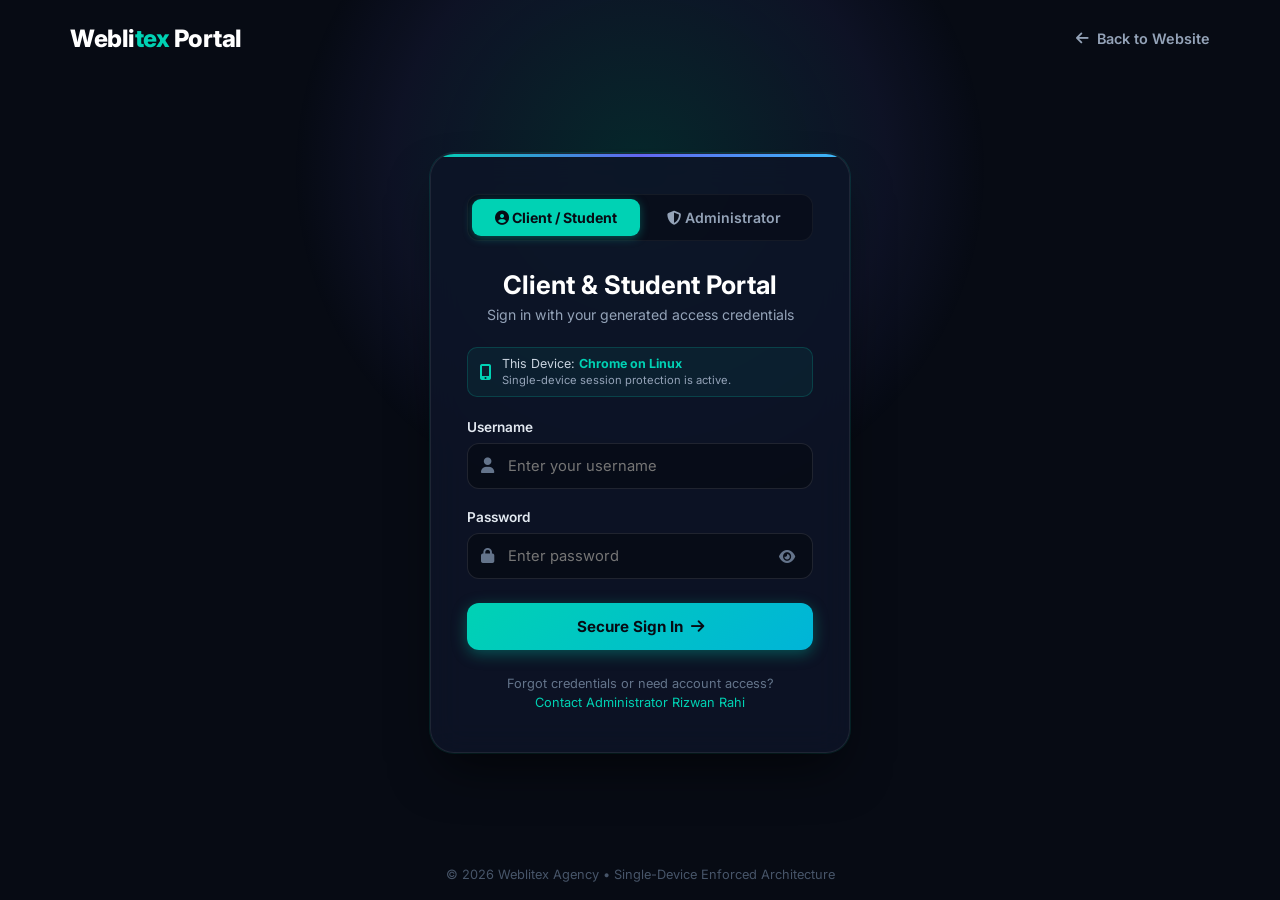
<file: login.html>
<!DOCTYPE html>
<html lang="en">
<head>
  <meta charset="UTF-8">
  <meta name="viewport" content="width=device-width, initial-scale=1.0">
  <title>Portal Access & Login — Weblitex</title>
  <meta name="description" content="Secure portal login for Weblitex clients, students and administrators with single-device protection.">
  
  <!-- Favicon & Brand Icons -->
  <link rel="icon" type="image/svg+xml" href="favicon.svg">
  <link rel="icon" type="image/png" sizes="32x32" href="favicon-32x32.png">
  <link rel="icon" type="image/png" sizes="16x16" href="favicon-16x16.png">
  <link rel="shortcut icon" href="favicon.ico">
  <link rel="apple-touch-icon" sizes="180x180" href="apple-touch-icon.png">
  <link rel="manifest" href="site.webmanifest">
  <meta name="theme-color" content="#0A0F1D">
  
  <!-- Google Fonts -->
  <link rel="preconnect" href="https://fonts.googleapis.com">
  <link rel="preconnect" href="https://fonts.gstatic.com" crossorigin>
  <link href="https://fonts.googleapis.com/css2?family=Outfit:wght@400;500;600;700;800&family=Inter:wght@400;500;600;700&display=swap" rel="stylesheet">
  
  <!-- FontAwesome -->
  <link rel="stylesheet" href="https://cdnjs.cloudflare.com/ajax/libs/font-awesome/6.4.0/css/all.min.css">
  
  <!-- Shared Style -->
  <link rel="stylesheet" href="style.css">

  <style>
    /* Dedicated Portal Login Aesthetic */
    body.login-body {
      background: #070B14;
      min-height: 100vh;
      display: flex;
      flex-direction: column;
      justify-content: space-between;
      font-family: 'Outfit', 'Inter', sans-serif;
      color: #FFFFFF;
      overflow-x: hidden;
      position: relative;
    }

    .login-bg-glow {
      position: fixed;
      top: -20%;
      left: 50%;
      transform: translateX(-50%);
      width: 700px;
      height: 700px;
      background: radial-gradient(circle, rgba(0, 210, 180, 0.15) 0%, rgba(99, 102, 241, 0.08) 50%, transparent 70%);
      pointer-events: none;
      z-index: 0;
    }

    .login-header-bar {
      position: relative;
      z-index: 10;
      padding: 24px 30px;
      display: flex;
      justify-content: space-between;
      align-items: center;
      max-width: 1200px;
      margin: 0 auto;
      width: 100%;
    }

    .login-header-logo {
      font-size: 1.5rem;
      font-weight: 800;
      color: #FFF;
      text-decoration: none;
      letter-spacing: -0.5px;
    }
    .login-header-logo span {
      color: #00D2B4;
    }

    .btn-back-home {
      display: inline-flex;
      align-items: center;
      gap: 8px;
      color: #94A3B8;
      text-decoration: none;
      font-size: 0.9rem;
      font-weight: 600;
      transition: color 0.25s ease;
    }
    .btn-back-home:hover {
      color: #00D2B4;
    }

    .login-wrapper {
      position: relative;
      z-index: 10;
      width: 100%;
      max-width: 460px;
      margin: 20px auto 40px;
      padding: 0 20px;
    }

    .login-card {
      background: rgba(13, 21, 39, 0.85);
      backdrop-filter: blur(16px);
      -webkit-backdrop-filter: blur(16px);
      border: 1px solid rgba(255, 255, 255, 0.08);
      border-radius: 24px;
      padding: 40px 36px;
      box-shadow: 0 25px 50px -12px rgba(0, 0, 0, 0.6), 0 0 0 1px rgba(0, 210, 180, 0.15);
      position: relative;
      overflow: hidden;
    }

    .login-card::before {
      content: '';
      position: absolute;
      top: 0;
      left: 0;
      right: 0;
      height: 3px;
      background: linear-gradient(90deg, #00D2B4, #6366F1, #38BDF8);
    }

    .login-tabs {
      display: flex;
      background: rgba(7, 11, 20, 0.6);
      padding: 4px;
      border-radius: 12px;
      margin-bottom: 28px;
      border: 1px solid rgba(255, 255, 255, 0.05);
    }

    .login-tab {
      flex: 1;
      padding: 10px 14px;
      text-align: center;
      font-size: 0.88rem;
      font-weight: 600;
      color: #94A3B8;
      border-radius: 9px;
      cursor: pointer;
      transition: all 0.25s ease;
      border: none;
      background: transparent;
    }

    .login-tab.active {
      background: #00D2B4;
      color: #070B14;
      font-weight: 700;
      box-shadow: 0 2px 10px rgba(0, 210, 180, 0.35);
    }

    .login-title-box {
      text-align: center;
      margin-bottom: 24px;
    }

    .login-title-box h2 {
      font-size: 1.6rem;
      font-weight: 700;
      color: #FFF;
      margin-bottom: 6px;
    }

    .login-title-box p {
      color: #94A3B8;
      font-size: 0.88rem;
    }

    /* Device Security Chip */
    .device-chip {
      background: rgba(0, 210, 180, 0.06);
      border: 1px solid rgba(0, 210, 180, 0.2);
      border-radius: 10px;
      padding: 8px 12px;
      display: flex;
      align-items: center;
      gap: 10px;
      margin-bottom: 22px;
      font-size: 0.78rem;
      color: #00D2B4;
    }
    .device-chip i {
      font-size: 1rem;
    }
    .device-chip .chip-text {
      color: #CBD5E1;
      line-height: 1.3;
    }
    .device-chip strong {
      color: #00D2B4;
    }

    .form-group-login {
      margin-bottom: 20px;
    }

    .form-group-login label {
      display: block;
      margin-bottom: 8px;
      font-size: 0.85rem;
      font-weight: 600;
      color: #E2E8F0;
    }

    .input-icon-wrap {
      position: relative;
    }

    .input-icon-wrap i.prefix-icon {
      position: absolute;
      left: 14px;
      top: 50%;
      transform: translateY(-50%);
      color: #64748B;
      font-size: 0.95rem;
      transition: color 0.25s;
    }

    .input-icon-wrap input {
      width: 100%;
      padding: 13px 42px 13px 40px;
      background: rgba(7, 11, 20, 0.7);
      border: 1px solid rgba(255, 255, 255, 0.1);
      border-radius: 12px;
      color: #FFF;
      font-size: 0.92rem;
      font-family: inherit;
      transition: all 0.25s ease;
      box-sizing: border-box;
    }

    .input-icon-wrap input:focus {
      outline: none;
      border-color: #00D2B4;
      box-shadow: 0 0 0 3px rgba(0, 210, 180, 0.18);
    }
    .input-icon-wrap input:focus + i.prefix-icon {
      color: #00D2B4;
    }

    .toggle-pwd-btn {
      position: absolute;
      right: 14px;
      top: 50%;
      transform: translateY(-50%);
      background: none;
      border: none;
      color: #64748B;
      cursor: pointer;
      font-size: 0.9rem;
      padding: 4px;
    }
    .toggle-pwd-btn:hover {
      color: #E2E8F0;
    }

    .btn-login-submit {
      width: 100%;
      padding: 14px;
      background: linear-gradient(135deg, #00D2B4 0%, #00B4D8 100%);
      border: none;
      border-radius: 12px;
      color: #070B14;
      font-size: 0.95rem;
      font-weight: 700;
      cursor: pointer;
      transition: all 0.25s ease;
      box-shadow: 0 4px 15px rgba(0, 210, 180, 0.35);
      display: flex;
      justify-content: center;
      align-items: center;
      gap: 8px;
      margin-top: 24px;
    }

    .btn-login-submit:hover {
      transform: translateY(-2px);
      box-shadow: 0 8px 25px rgba(0, 210, 180, 0.45);
    }

    .btn-login-submit:disabled {
      opacity: 0.6;
      cursor: not-allowed;
      transform: none;
    }

    #loginAlert {
      margin-top: 18px;
      padding: 12px 14px;
      border-radius: 10px;
      font-size: 0.85rem;
      line-height: 1.45;
      display: none;
    }

    #loginAlert.error {
      display: block;
      background: rgba(239, 68, 68, 0.1);
      border: 1px solid rgba(239, 68, 68, 0.3);
      color: #F87171;
    }

    #loginAlert.success {
      display: block;
      background: rgba(0, 210, 180, 0.1);
      border: 1px solid rgba(0, 210, 180, 0.3);
      color: #00D2B4;
    }

    .login-footer-hint {
      text-align: center;
      margin-top: 24px;
      font-size: 0.8rem;
      color: #64748B;
      line-height: 1.5;
    }

    .login-footer-hint a {
      color: #00D2B4;
      text-decoration: none;
    }
    .login-footer-hint a:hover {
      text-decoration: underline;
    }

    /* Admin Quick Tip Card */
    .admin-tip-box {
      margin-top: 18px;
      background: rgba(99, 102, 241, 0.08);
      border: 1px dashed rgba(99, 102, 241, 0.3);
      border-radius: 10px;
      padding: 12px 14px;
      font-size: 0.78rem;
      color: #A5B4FC;
      line-height: 1.4;
      display: none;
    }
  </style>
</head>
<body class="login-body">

  <div class="login-bg-glow"></div>

  <!-- Top Navigation Bar -->
  <header class="login-header-bar">
    <a href="index.html" class="login-header-logo">
      Webli<span>tex</span> Portal
    </a>
    <a href="index.html" class="btn-back-home">
      <i class="fas fa-arrow-left"></i> Back to Website
    </a>
  </header>

  <!-- Login Card Container -->
  <main class="login-wrapper">
    <div class="login-card">
      
      <!-- Role Switch Tabs -->
      <div class="login-tabs">
        <button type="button" class="login-tab active" id="tabUser" onclick="switchLoginRole('user')">
          <i class="fas fa-user-circle"></i> Client / Student
        </button>
        <button type="button" class="login-tab" id="tabAdmin" onclick="switchLoginRole('admin')">
          <i class="fas fa-shield-halved"></i> Administrator
        </button>
      </div>

      <!-- Header Content -->
      <div class="login-title-box">
        <h2 id="loginTitle">Client &amp; Student Portal</h2>
        <p id="loginSubtitle">Sign in with your generated access credentials</p>
      </div>

      <!-- Detected Device Chip -->
      <div class="device-chip">
        <i class="fas fa-mobile-screen-button"></i>
        <div class="chip-text">
          <span>This Device: <strong id="detectedDevName">Detecting...</strong></span><br>
          <span style="font-size:0.7rem; color:#94A3B8;">Single-device session protection is active.</span>
        </div>
      </div>

      <!-- Login Form -->
      <form id="portalLoginForm" onsubmit="handlePortalLogin(event)">
        
        <div class="form-group-login">
          <label for="usernameInput" id="labelUsername">Username</label>
          <div class="input-icon-wrap">
            <input type="text" id="usernameInput" required placeholder="Enter your username" autocomplete="username">
            <i class="fas fa-user prefix-icon"></i>
          </div>
        </div>

        <div class="form-group-login">
          <label for="passwordInput">Password</label>
          <div class="input-icon-wrap">
            <input type="password" id="passwordInput" required placeholder="Enter password" autocomplete="current-password">
            <i class="fas fa-lock prefix-icon"></i>
            <button type="button" class="toggle-pwd-btn" onclick="togglePasswordVisibility()" aria-label="Toggle password visibility">
              <i class="fas fa-eye" id="eyeIcon"></i>
            </button>
          </div>
        </div>

        <button type="submit" class="btn-login-submit" id="loginSubmitBtn">
          <span>Secure Sign In</span>
          <i class="fas fa-arrow-right"></i>
        </button>

        <div id="loginAlert"></div>

        <!-- Admin Quick Hint Box -->
        <div class="admin-tip-box" id="adminTipBox">
          <i class="fas fa-key"></i> <strong>Admin Credentials:</strong><br>
          Username: <code>admin</code> &bull; Password: <code>Admin@Weblitex2026</code>
        </div>
      </form>

      <div class="login-footer-hint">
        <span>Forgot credentials or need account access?</span><br>
        <a href="index.html#kontakt">Contact Administrator Rizwan Rahi</a>
      </div>

    </div>
  </main>

  <footer style="text-align:center; padding:18px; font-size:0.8rem; color:#475569; position:relative; z-index:10;">
    &copy; 2026 Weblitex Agency &bull; Single-Device Enforced Architecture
  </footer>

  <!-- Auth Engine -->
  <script src="auth.js"></script>

  <script>
    let currentRole = 'user';

    document.addEventListener('DOMContentLoaded', () => {
      // 1. Show detected device
      const devName = window.WeblitexAuth ? window.WeblitexAuth.getDeviceReadableName() : 'Standard Browser';
      document.getElementById('detectedDevName').textContent = devName;

      // 2. Check if already logged in
      if (window.WeblitexAuth) {
        const check = window.WeblitexAuth.verifySession();
        if (check.valid) {
          if (check.session.role === 'admin') {
            window.location.href = 'admin.html';
          } else {
            window.location.href = 'portal.html';
          }
        }
      }

      // 3. Check for URL parameters (e.g. ?role=admin or ?alert=kickout)
      const urlParams = new URLSearchParams(window.location.search);
      if (urlParams.get('role') === 'admin') {
        switchLoginRole('admin');
      }
      if (urlParams.get('alert') === 'kickout') {
        showAlert('Your previous session was ended because this account logged in on another device.', 'error');
      }
    });

    function switchLoginRole(role) {
      currentRole = role;
      const tabUser = document.getElementById('tabUser');
      const tabAdmin = document.getElementById('tabAdmin');
      const title = document.getElementById('loginTitle');
      const subtitle = document.getElementById('loginSubtitle');
      const labelUser = document.getElementById('labelUsername');
      const usernameInput = document.getElementById('usernameInput');
      const adminTipBox = document.getElementById('adminTipBox');

      if (role === 'admin') {
        tabAdmin.classList.add('active');
        tabUser.classList.remove('active');
        title.innerHTML = '<i class="fas fa-shield-halved" style="color:#00D2B4"></i> Admin Control Room';
        subtitle.textContent = 'Manage client accounts, generate profiles & WhatsApp templates';
        labelUser.textContent = 'Administrator Username';
        usernameInput.placeholder = 'e.g. admin';
        adminTipBox.style.display = 'block';
      } else {
        tabUser.classList.add('active');
        tabAdmin.classList.remove('active');
        title.textContent = 'Client & Student Portal';
        subtitle.textContent = 'Sign in with your generated access credentials';
        labelUser.textContent = 'Username';
        usernameInput.placeholder = 'Enter your username';
        adminTipBox.style.display = 'none';
      }
      hideAlert();
    }

    function togglePasswordVisibility() {
      const pwd = document.getElementById('passwordInput');
      const icon = document.getElementById('eyeIcon');
      if (pwd.type === 'password') {
        pwd.type = 'text';
        icon.classList.remove('fa-eye');
        icon.classList.add('fa-eye-slash');
      } else {
        pwd.type = 'password';
        icon.classList.remove('fa-eye-slash');
        icon.classList.add('fa-eye');
      }
    }

    function showAlert(msg, type = 'error') {
      const el = document.getElementById('loginAlert');
      el.textContent = msg;
      el.className = type;
      el.style.display = 'block';
    }

    function hideAlert() {
      const el = document.getElementById('loginAlert');
      el.style.display = 'none';
    }

    function handlePortalLogin(e) {
      e.preventDefault();
      const username = document.getElementById('usernameInput').value;
      const password = document.getElementById('passwordInput').value;
      const btn = document.getElementById('loginSubmitBtn');

      btn.disabled = true;
      btn.innerHTML = '<i class="fas fa-circle-notch fa-spin"></i> Verifying credentials...';
      hideAlert();

      setTimeout(() => {
        const result = window.WeblitexAuth.login(username, password);
        if (result.success) {
          showAlert('Login verified! Launching portal...', 'success');
          setTimeout(() => {
            window.location.href = result.redirect;
          }, 600);
        } else {
          showAlert(result.message, 'error');
          btn.disabled = false;
          btn.innerHTML = '<span>Secure Sign In</span> <i class="fas fa-arrow-right"></i>';
        }
      }, 500);
    }
  </script>
</body>
</html>
</file>
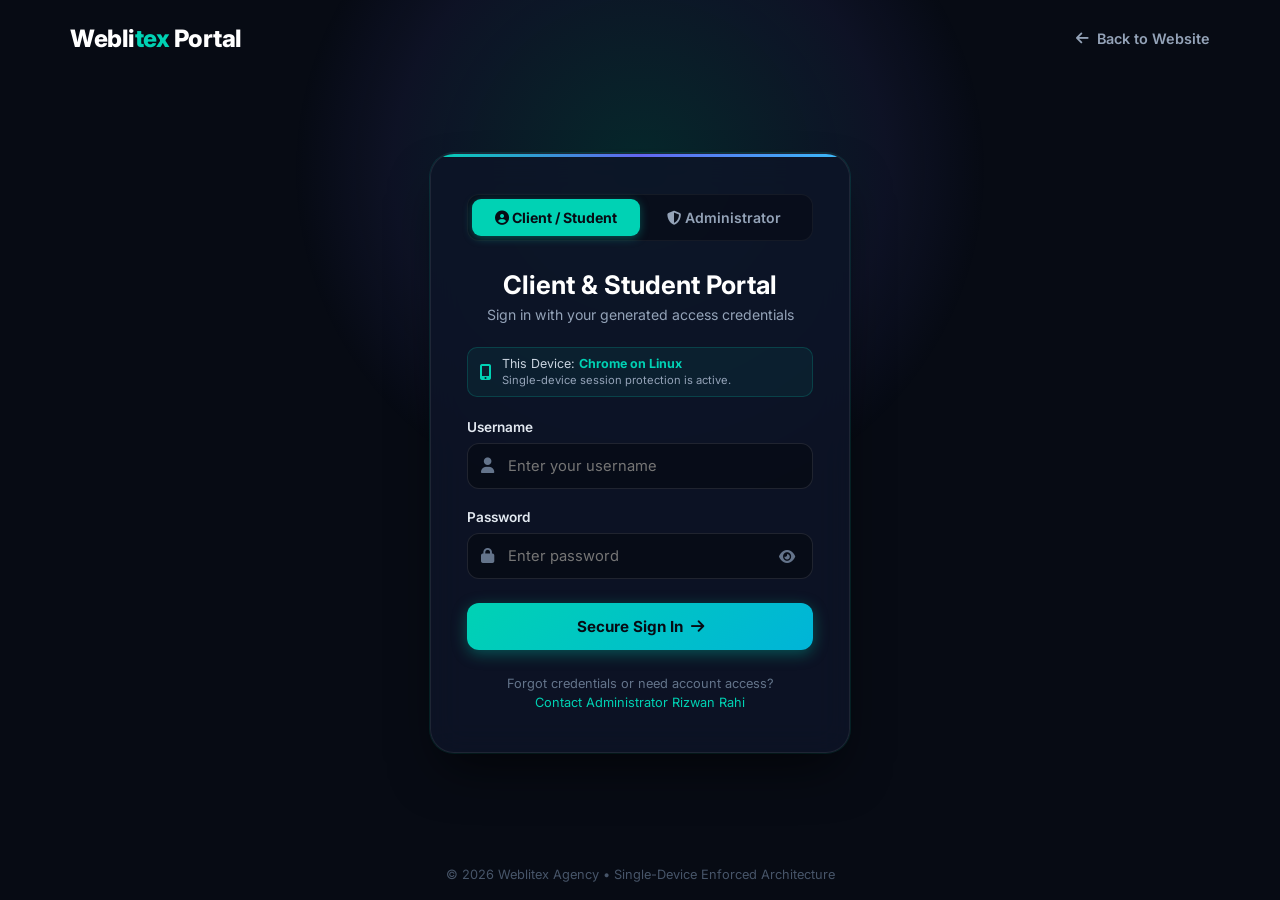
<file: portal.html>
<!DOCTYPE html>
<html lang="en">
<head>
  <meta charset="UTF-8">
  <meta name="viewport" content="width=device-width, initial-scale=1.0">
  <title>Client &amp; Student Portal — Weblitex</title>
  
  <!-- Favicon & Brand Icons -->
  <link rel="icon" type="image/svg+xml" href="favicon.svg">
  <link rel="icon" type="image/png" sizes="32x32" href="favicon-32x32.png">
  <link rel="icon" type="image/png" sizes="16x16" href="favicon-16x16.png">
  <link rel="shortcut icon" href="favicon.ico">
  <link rel="apple-touch-icon" sizes="180x180" href="apple-touch-icon.png">
  <link rel="manifest" href="site.webmanifest">
  <meta name="theme-color" content="#0A0F1D">
  
  <!-- Fonts -->
  <link rel="preconnect" href="https://fonts.googleapis.com">
  <link rel="preconnect" href="https://fonts.gstatic.com" crossorigin>
  <link href="https://fonts.googleapis.com/css2?family=Outfit:wght@400;500;600;700;800&family=Inter:wght@400;500;600;700&display=swap" rel="stylesheet">
  
  <!-- FontAwesome -->
  <link rel="stylesheet" href="https://cdnjs.cloudflare.com/ajax/libs/font-awesome/6.4.0/css/all.min.css">
  
  <!-- Shared CSS -->
  <link rel="stylesheet" href="style.css">

  <style>
    :root {
      --portal-bg: #070B14;
      --portal-card: #0D1527;
      --portal-card-border: rgba(255, 255, 255, 0.08);
      --portal-accent: #00D2B4;
    }

    body.portal-body {
      background-color: var(--portal-bg);
      color: #FFFFFF;
      font-family: 'Outfit', 'Inter', sans-serif;
      min-height: 100vh;
      display: flex;
      flex-direction: column;
    }

    .portal-nav {
      background: rgba(13, 21, 39, 0.9);
      backdrop-filter: blur(14px);
      -webkit-backdrop-filter: blur(14px);
      border-bottom: 1px solid var(--portal-card-border);
      position: sticky;
      top: 0;
      z-index: 100;
      padding: 16px 28px;
      display: flex;
      justify-content: space-between;
      align-items: center;
    }

    .portal-logo {
      font-size: 1.4rem;
      font-weight: 800;
      color: #FFF;
      text-decoration: none;
    }
    .portal-logo span {
      color: var(--portal-accent);
    }

    .portal-user-badge {
      display: flex;
      align-items: center;
      gap: 12px;
    }
    .portal-avatar {
      width: 36px;
      height: 36px;
      border-radius: 50%;
      background: linear-gradient(135deg, #00D2B4, #38BDF8);
      color: #070B14;
      display: flex;
      align-items: center;
      justify-content: center;
      font-weight: 800;
      font-size: 0.9rem;
    }

    .btn-portal-logout {
      background: rgba(239, 68, 68, 0.15);
      border: 1px solid rgba(239, 68, 68, 0.3);
      color: #F87171;
      padding: 8px 16px;
      border-radius: 8px;
      font-size: 0.85rem;
      font-weight: 700;
      cursor: pointer;
      display: inline-flex;
      align-items: center;
      gap: 6px;
      transition: all 0.2s;
    }
    .btn-portal-logout:hover {
      background: rgba(239, 68, 68, 0.25);
      color: #FFF;
    }

    .portal-container {
      max-width: 1180px;
      width: 100%;
      margin: 0 auto;
      padding: 32px 20px;
      flex: 1;
    }

    /* Welcome Banner */
    .portal-welcome-card {
      background: linear-gradient(135deg, rgba(13, 21, 39, 0.9) 0%, rgba(19, 30, 56, 0.8) 100%);
      border: 1px solid rgba(0, 210, 180, 0.25);
      border-radius: 20px;
      padding: 32px;
      margin-bottom: 28px;
      box-shadow: 0 15px 40px rgba(0, 0, 0, 0.4);
      display: flex;
      justify-content: space-between;
      align-items: center;
      flex-wrap: wrap;
      gap: 20px;
    }

    .welcome-text h1 {
      font-size: 1.8rem;
      font-weight: 800;
      color: #FFF;
      margin-bottom: 6px;
    }
    .welcome-text h1 span {
      color: var(--portal-accent);
    }
    .welcome-text p {
      color: #94A3B8;
      font-size: 0.95rem;
    }

    .role-badge-large {
      background: rgba(0, 210, 180, 0.12);
      border: 1px solid var(--portal-accent);
      color: var(--portal-accent);
      padding: 8px 18px;
      border-radius: 30px;
      font-size: 0.85rem;
      font-weight: 700;
      text-transform: uppercase;
      letter-spacing: 0.5px;
      display: inline-flex;
      align-items: center;
      gap: 8px;
    }

    /* Security Status Bar */
    .security-status-bar {
      background: rgba(52, 211, 153, 0.08);
      border: 1px solid rgba(52, 211, 153, 0.25);
      border-radius: 12px;
      padding: 14px 20px;
      display: flex;
      align-items: center;
      justify-content: space-between;
      margin-bottom: 28px;
      flex-wrap: wrap;
      gap: 12px;
    }
    .security-info {
      display: flex;
      align-items: center;
      gap: 12px;
      font-size: 0.88rem;
      color: #CBD5E1;
    }
    .security-info i {
      color: #34D399;
      font-size: 1.2rem;
    }
    .security-info strong {
      color: #34D399;
    }

    /* Portal Content Sections */
    .portal-grid-2 {
      display: grid;
      grid-template-columns: 2fr 1fr;
      gap: 24px;
    }
    @media (max-width: 900px) {
      .portal-grid-2 {
        grid-template-columns: 1fr;
      }
    }

    .card-box {
      background: var(--portal-card);
      border: 1px solid var(--portal-card-border);
      border-radius: 18px;
      padding: 24px;
      box-shadow: 0 10px 30px rgba(0, 0, 0, 0.35);
      margin-bottom: 24px;
    }
    .card-box h2 {
      font-size: 1.2rem;
      font-weight: 700;
      color: #FFF;
      margin-bottom: 18px;
      display: flex;
      align-items: center;
      gap: 10px;
      border-bottom: 1px solid var(--portal-card-border);
      padding-bottom: 12px;
    }
    .card-box h2 i {
      color: var(--portal-accent);
    }

    .project-milestone-item {
      display: flex;
      align-items: flex-start;
      gap: 14px;
      padding: 14px;
      background: rgba(255, 255, 255, 0.02);
      border: 1px solid rgba(255, 255, 255, 0.05);
      border-radius: 12px;
      margin-bottom: 12px;
    }
    .milestone-icon {
      width: 36px;
      height: 36px;
      border-radius: 10px;
      background: rgba(0, 210, 180, 0.1);
      color: var(--portal-accent);
      display: flex;
      align-items: center;
      justify-content: center;
      font-size: 1rem;
      flex-shrink: 0;
    }
    .milestone-details h4 {
      font-size: 0.95rem;
      font-weight: 700;
      color: #FFF;
      margin-bottom: 4px;
    }
    .milestone-details p {
      font-size: 0.82rem;
      color: #94A3B8;
      line-height: 1.4;
    }

    .profile-meta-list {
      list-style: none;
    }
    .profile-meta-list li {
      display: flex;
      justify-content: space-between;
      padding: 11px 0;
      border-bottom: 1px solid rgba(255, 255, 255, 0.04);
      font-size: 0.88rem;
    }
    .profile-meta-list li:last-child {
      border-bottom: none;
    }
    .meta-label {
      color: #94A3B8;
    }
    .meta-value {
      font-weight: 600;
      color: #FFF;
    }

    .btn-wa-support {
      width: 100%;
      background: #25D366;
      color: #070B14;
      border: none;
      padding: 13px;
      border-radius: 10px;
      font-weight: 800;
      font-size: 0.92rem;
      cursor: pointer;
      display: flex;
      align-items: center;
      justify-content: center;
      gap: 8px;
      text-decoration: none;
      transition: all 0.2s;
      margin-top: 14px;
    }
    .btn-wa-support:hover {
      background: #20BA5A;
      transform: translateY(-2px);
    }
  </style>
</head>
<body class="portal-body">

  <!-- Top Navbar -->
  <nav class="portal-nav">
    <a href="index.html" class="portal-logo">
      Webli<span>tex</span> Portal
    </a>
    
    <div class="portal-user-badge">
      <div class="portal-avatar" id="avatarLetter">U</div>
      <div style="text-align:right;">
        <strong id="topBarName" style="font-size:0.9rem; display:block;">User</strong>
        <span id="topBarUsername" style="font-size:0.75rem; color:#94A3B8;">@username</span>
      </div>
      <button onclick="handleUserLogout()" class="btn-portal-logout" title="Sign Out">
        <i class="fas fa-sign-out-alt"></i> Logout
      </button>
    </div>
  </nav>

  <!-- Main Container -->
  <main class="portal-container">
    
    <!-- Welcome Header -->
    <section class="portal-welcome-card">
      <div class="welcome-text">
        <h1>Welcome, <span id="welcomeUserName">Client</span>!</h1>
        <p>Your dedicated Weblitex digital workspace and deliverables hub.</p>
      </div>
      <div class="role-badge-large" id="badgeRole">
        <i class="fas fa-shield-halved"></i>
        <span id="roleText">Client Portal</span>
      </div>
    </section>

    <!-- Strict Single-Device Status Indicator -->
    <section class="security-status-bar">
      <div class="security-info">
        <i class="fas fa-circle-check"></i>
        <div>
          <span>Security Protocol: <strong>Single-Device Protected</strong></span><br>
          <span style="font-size:0.78rem; color:#94A3B8;">This session is bound to your current device: <span id="currentDeviceLabel" style="color:#FFF;">Detecting...</span></span>
        </div>
      </div>
      <div style="font-size:0.75rem; color:#94A3B8; background:rgba(0,0,0,0.3); padding:4px 10px; border-radius:6px;">
        <i class="fas fa-lock"></i> Auto Lockout Active
      </div>
    </section>

    <!-- Content Grid -->
    <div class="portal-grid-2">
      
      <!-- Col 1: Active Roadmaps & Deliverables -->
      <div>
        <div class="card-box">
          <h2><i class="fas fa-layer-group"></i> Active Project &amp; Services Hub</h2>
          
          <div class="project-milestone-item">
            <div class="milestone-icon"><i class="fas fa-code"></i></div>
            <div class="milestone-details">
              <h4>Custom Web Architecture &amp; High-Speed Deployment</h4>
              <p>Your bespoke development environment has been deployed on high-speed cloud edge servers with 99.9% uptime.</p>
            </div>
          </div>

          <div class="project-milestone-item">
            <div class="milestone-icon"><i class="fas fa-lock"></i></div>
            <div class="milestone-details">
              <h4>Single-Device Hardened Authentication</h4>
              <p>Real-time session lock active. If any other device attempts login, this device triggers auto-protection.</p>
            </div>
          </div>

          <div class="project-milestone-item">
            <div class="milestone-icon"><i class="fas fa-headset"></i></div>
            <div class="milestone-details">
              <h4>Dedicated Lead Engineer Consultation</h4>
              <p>Direct priority WhatsApp &amp; Concierge engineering support with Rizwan Rahi.</p>
            </div>
          </div>
        </div>

        <div class="card-box">
          <h2><i class="fas fa-bell"></i> Official Announcements</h2>
          <p style="font-size:0.88rem; color:#CBD5E1; line-height:1.6;">
            Welcome to the new Weblitex unified portal! All project updates, invoices, and course materials are synchronized here. For assistance or device change requests, reach out directly to your account administrator.
          </p>
        </div>
      </div>

      <!-- Col 2: Profile Overview & Support -->
      <div>
        <div class="card-box">
          <h2><i class="fas fa-id-card"></i> Account Details</h2>
          <ul class="profile-meta-list">
            <li>
              <span class="meta-label">Full Name</span>
              <span class="meta-value" id="metaFullName">—</span>
            </li>
            <li>
              <span class="meta-label">Username</span>
              <span class="meta-value" style="color:#38BDF8;" id="metaUsername">—</span>
            </li>
            <li>
              <span class="meta-label">Phone / WA</span>
              <span class="meta-value" id="metaPhone">—</span>
            </li>
            <li>
              <span class="meta-label">Email</span>
              <span class="meta-value" id="metaEmail">—</span>
            </li>
            <li>
              <span class="meta-label">Account Status</span>
              <span class="meta-value" style="color:#00D2B4;"><i class="fas fa-check-circle"></i> Active</span>
            </li>
          </ul>
        </div>

        <div class="card-box" style="text-align:center;">
          <h2 style="justify-content:center;"><i class="fab fa-whatsapp" style="color:#25D366;"></i> Concierge Support</h2>
          <p style="font-size:0.84rem; color:#94A3B8; margin-bottom:12px;">
            Need to reset your device or discuss a project milestone? Talk directly with our senior agency lead on WhatsApp.
          </p>
          <a href="https://wa.me/923294590286?text=Hi%20Rizwan%2C%20I%20am%20logged%20into%20Weblitex%20Portal%20and%20need%20assistance." target="_blank" class="btn-wa-support">
            <i class="fab fa-whatsapp"></i> Chat on WhatsApp
          </a>
        </div>
      </div>

    </div>

  </main>

  <footer style="text-align:center; padding:20px; font-size:0.8rem; color:#475569;">
    &copy; 2026 Weblitex Agency &bull; Authenticated Single-Device Portal
  </footer>

  <!-- Auth Engine -->
  <script src="auth.js"></script>

  <script>
    document.addEventListener('DOMContentLoaded', () => {
      // 1. Strict Session Verification on Load
      verifyUserSession();

      // 2. Realtime Multi-Tab / Multi-Device Cross-Check
      window.addEventListener('storage', (e) => {
        if (e.key === 'weblitex_auth_db_v1' || e.key === 'weblitex_active_session') {
          verifyUserSession();
        }
      });

      // 3. Heartbeat check every 3 seconds for strict single-device protection
      setInterval(verifyUserSession, 3000);
    });

    function verifyUserSession() {
      if (!window.WeblitexAuth) return;

      const check = window.WeblitexAuth.verifySession();
      if (!check.valid) {
        if (check.reason === 'device_conflict') {
          alert('Security Alert: Your account was logged in from another device or reset by Admin. Single-device policy is strictly enforced. You have been logged out.');
          window.location.href = 'login.html?alert=kickout';
        } else {
          window.location.href = 'login.html';
        }
        return;
      }

      // If logged in as admin, redirect to admin dashboard
      if (check.session.role === 'admin') {
        window.location.href = 'admin.html';
        return;
      }

      // Populate user info
      const user = check.user;
      document.getElementById('welcomeUserName').textContent = user.name;
      document.getElementById('topBarName').textContent = user.name;
      document.getElementById('topBarUsername').textContent = '@' + user.username;
      document.getElementById('metaFullName').textContent = user.name;
      document.getElementById('metaUsername').textContent = user.username;
      document.getElementById('metaPhone').textContent = user.phone || 'Not provided';
      document.getElementById('metaEmail').textContent = user.email || 'Not provided';
      document.getElementById('roleText').textContent = user.role;

      const initials = user.name.split(' ').map(n => n[0]).join('').toUpperCase().substring(0, 2) || 'U';
      document.getElementById('avatarLetter').textContent = initials;

      const devName = window.WeblitexAuth.getDeviceReadableName();
      document.getElementById('currentDeviceLabel').textContent = devName;
    }

    function handleUserLogout() {
      window.WeblitexAuth.logout();
    }
  </script>
</body>
</html>
</file>
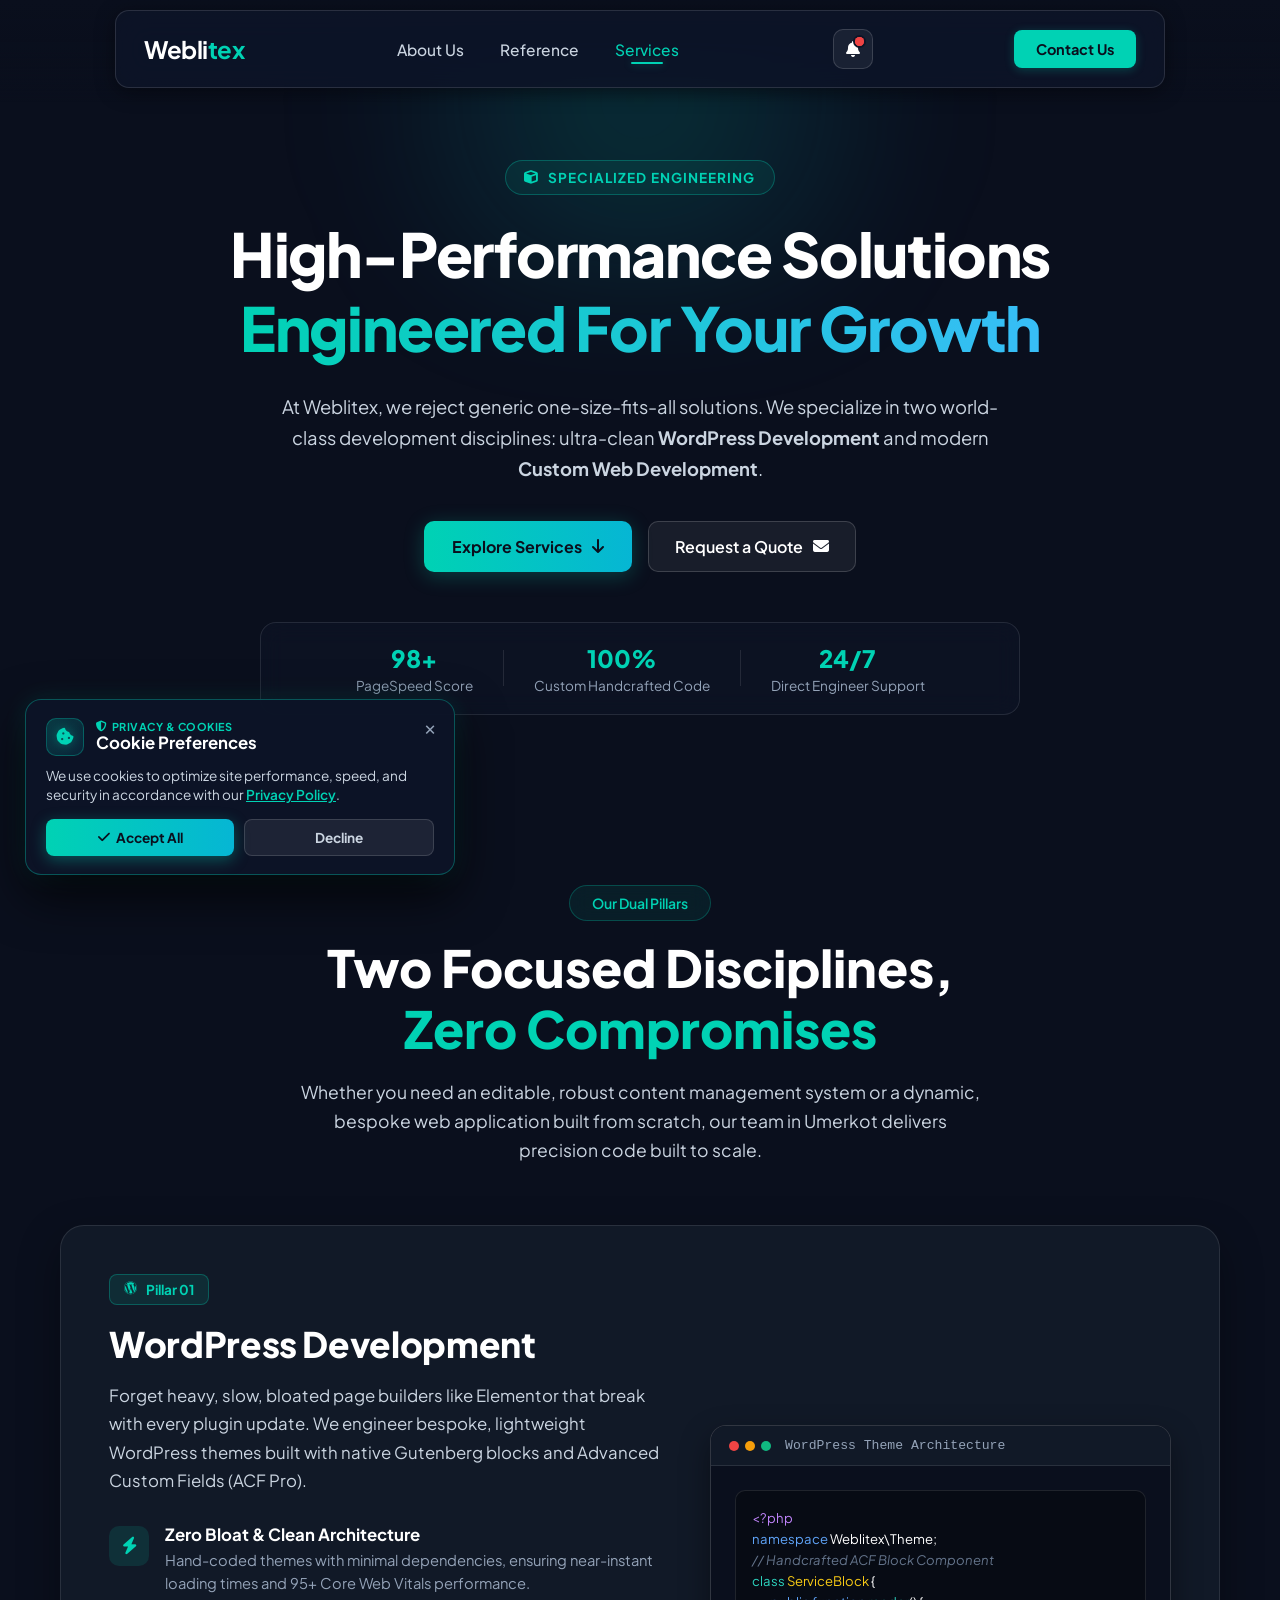
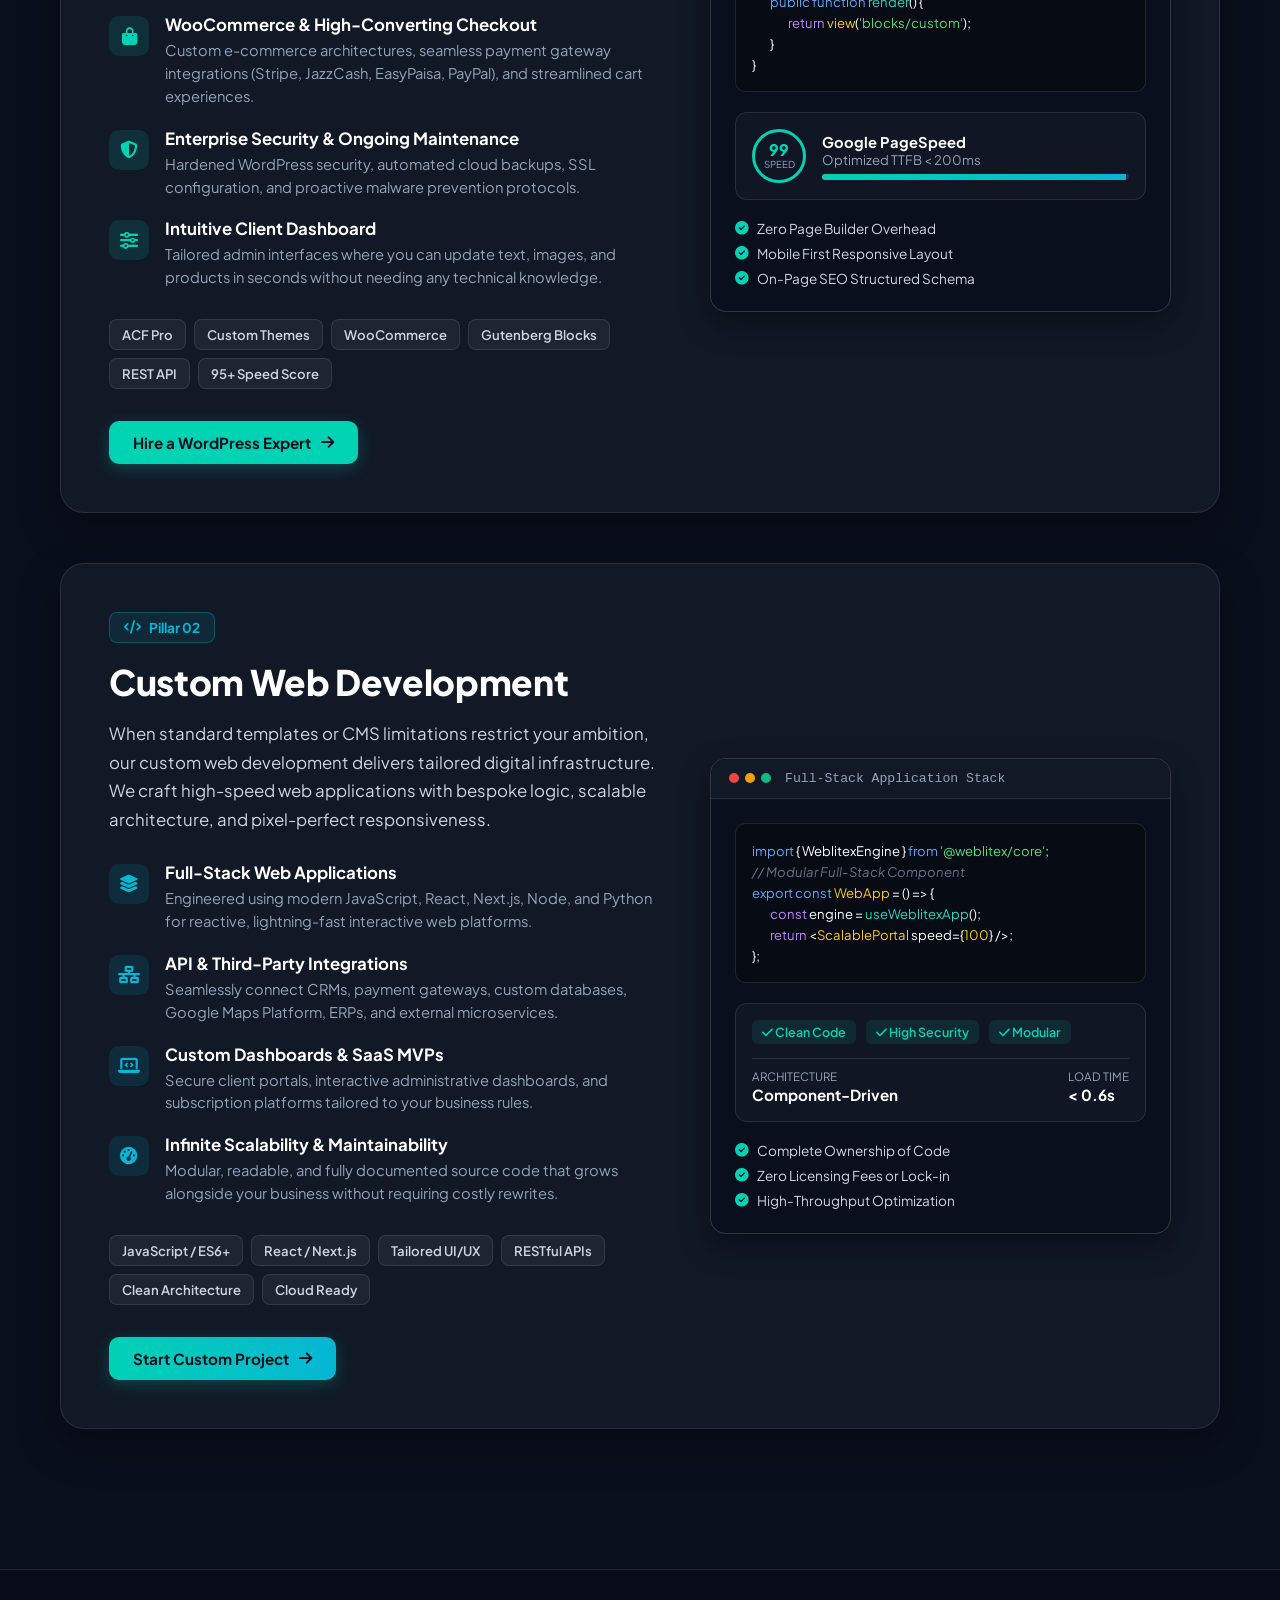
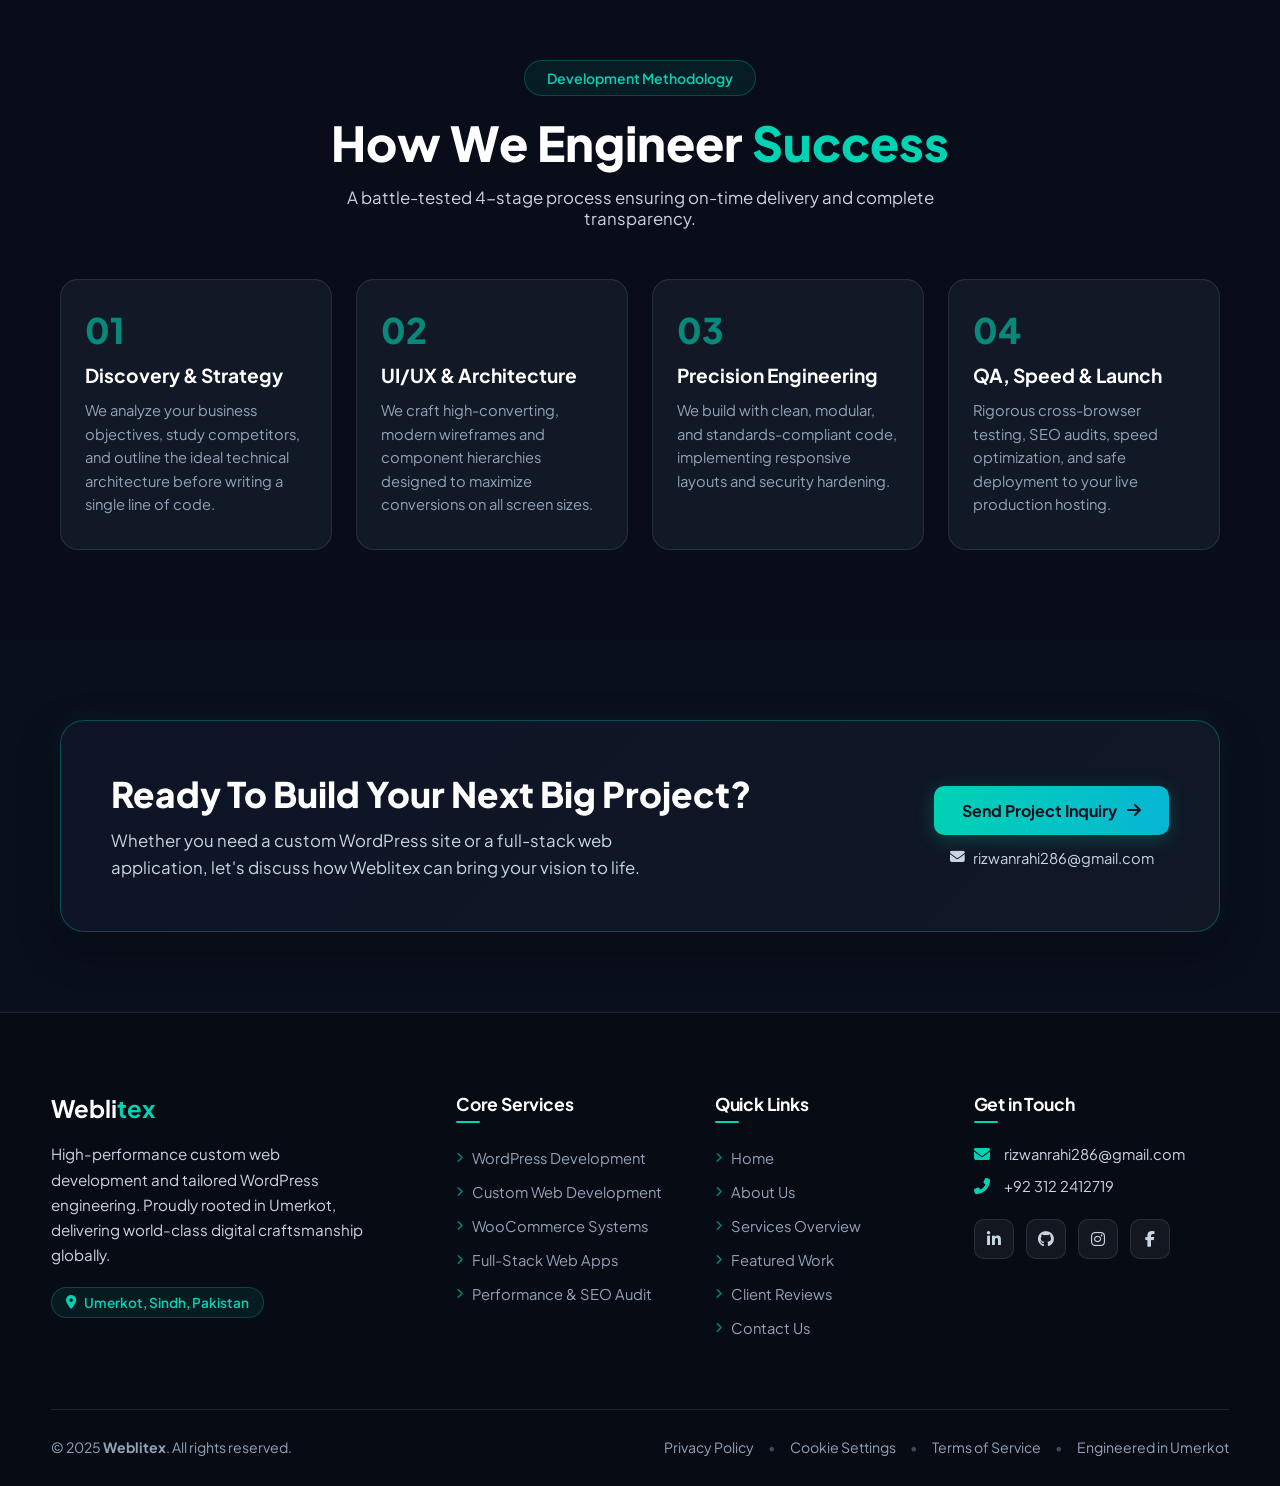
<file: services.html>
<!DOCTYPE html>
<html lang="en" class="plus_jakarta_sans">
<head>
  <meta charset="utf-8">
  <meta name="viewport" content="width=device-width, initial-scale=1">
  <title>Services | WordPress &amp; Custom Web Development | Weblitex</title>
  <meta name="description" content="Explore Weblitex's specialized services: custom WordPress development with zero-bloat ACF architecture and bespoke modern web applications tailored for growth.">
  <meta name="keywords" content="WordPress development, custom web development, Weblitex, web agency Pakistan, Umerkot web developer, WooCommerce experts">
  <meta name="author" content="Weblitex">
  <link rel="canonical" href="https://weblitex.com/services.html">
  
  <!-- Favicon & Brand Icons -->
  <link rel="icon" type="image/svg+xml" href="favicon.svg">
  <link rel="icon" type="image/png" sizes="32x32" href="favicon-32x32.png">
  <link rel="icon" type="image/png" sizes="16x16" href="favicon-16x16.png">
  <link rel="shortcut icon" href="favicon.ico">
  <link rel="apple-touch-icon" sizes="180x180" href="apple-touch-icon.png">
  <link rel="manifest" href="site.webmanifest">
  <meta name="theme-color" content="#0A0F1D">
  
  <!-- Open Graph -->
  <meta property="og:title" content="Services | Weblitex Web Engineering">
  <meta property="og:description" content="Explore custom WordPress development and bespoke full-stack web applications by Weblitex.">
  <meta property="og:url" content="https://weblitex.com/services.html">
  <meta property="og:type" content="website">
  
  <!-- Google Fonts -->
  <link rel="preconnect" href="https://fonts.googleapis.com">
  <link rel="preconnect" href="https://fonts.gstatic.com" crossorigin>
  <link href="https://fonts.googleapis.com/css2?family=Plus+Jakarta+Sans:wght@400;500;600;700;800&family=Inter:wght@400;500;600;700&display=swap" rel="stylesheet">
  
  <!-- Font Awesome Icons -->
  <link rel="stylesheet" href="https://cdnjs.cloudflare.com/ajax/libs/font-awesome/6.4.0/css/all.min.css" crossorigin="anonymous">

  <link rel="stylesheet" href="style.css">
</head>
<body class="services-page">

  <!-- Floating Sticky Navigation -->
  <nav class="navbar" id="mainNav">
    <div class="nav-container" id="navContainer">
      <a class="logo" href="index.html">Webli<span>tex</span></a>
      <ul class="nav-links">
        <li><a href="index.html#AboutUs">About Us</a></li>
        <li><a href="index.html#Reference">Reference</a></li>
        <li><a href="services.html" class="is-active">Services</a></li>
      </ul>
      
      <!-- Update Bell -->
      <div class="UpdateBell-wrap">
        <button type="button" class="UpdateBell-bell" id="bellBtn" aria-expanded="false" aria-haspopup="true" aria-label="Updates" title="Updates">
          <i class="fas fa-bell"></i>
          <span class="UpdateBell-dot"></span>
        </button>
        <!-- Bell Dropdown -->
        <div class="UpdateBell-panel" id="bellPanel">
          <div class="UpdateBell-head">
            <b>Latest Updates</b>
            <span>Weblitex</span>
          </div>
          <a href="services.html" class="UpdateBell-item">
            <h4><i class="fas fa-code"></i> Specialized Services</h4>
            <p>Explore our deep expertise in WordPress and bespoke Custom Web Development.</p>
            <span class="UpdateBell-go">View details <i class="fas fa-arrow-right"></i></span>
          </a>
          <a href="index.html#projects" class="UpdateBell-item">
            <h4><i class="fas fa-rocket"></i> Client Projects</h4>
            <p>See live platforms we engineered for healthcare, restaurants, and educational portals.</p>
            <span class="UpdateBell-go">View portfolio <i class="fas fa-arrow-right"></i></span>
          </a>
        </div>
      </div>

      <a href="index.html#kontakt" class="nav-btn">Contact Us</a>
      
      <button class="menu-btn" id="menuToggle" aria-label="Toggle Menu">
        <span></span><span></span><span></span>
      </button>
    </div>

    <!-- Mobile Drawer -->
    <div class="mobile-menu" id="mobileMenu">
      <ul class="mobile-links">
        <li><a href="index.html#AboutUs" class="m-link">About Us</a></li>
        <li><a href="index.html#Reference" class="m-link">Reference</a></li>
        <li><a href="services.html" class="m-link active">Services</a></li>
        <li><a href="index.html#projects" class="m-link">Projects</a></li>
      </ul>
      <a href="index.html#kontakt" class="mobile-btn m-link">Contact Us</a>
    </div>
  </nav>

  <!-- Services Hero Section -->
  <header class="services-hero">
    <div class="services-hero-glow"></div>
    <div class="container services-hero-inner">
      <div class="service-pill-tag slide-in-top">
        <i class="fas fa-cube"></i> Specialized Engineering
      </div>
      <h1 class="services-hero-title">
        High-Performance Solutions <br>
        <span class="gradient-text">Engineered For Your Growth</span>
      </h1>
      <p class="services-hero-desc">
        At Weblitex, we reject generic one-size-fits-all solutions. We specialize in two world-class development disciplines: ultra-clean <strong>WordPress Development</strong> and modern <strong>Custom Web Development</strong>.
      </p>
      <div class="services-hero-cta">
        <a href="#core-services" class="primary-service-btn">
          <span>Explore Services</span>
          <i class="fas fa-arrow-down"></i>
        </a>
        <a href="index.html#kontakt" class="secondary-service-btn">
          <span>Request a Quote</span>
          <i class="fas fa-envelope"></i>
        </a>
      </div>

      <!-- Quick Stat Badges -->
      <div class="hero-stats-strip">
        <div class="stat-badge-item">
          <span class="stat-num">98+</span>
          <span class="stat-label">PageSpeed Score</span>
        </div>
        <div class="stat-badge-divider"></div>
        <div class="stat-badge-item">
          <span class="stat-num">100%</span>
          <span class="stat-label">Custom Handcrafted Code</span>
        </div>
        <div class="stat-badge-divider"></div>
        <div class="stat-badge-item">
          <span class="stat-num">24/7</span>
          <span class="stat-label">Direct Engineer Support</span>
        </div>
      </div>
    </div>
  </header>

  <!-- Main Core Services Section -->
  <section class="core-services-section" id="core-services">
    <div class="container">
      <div class="section-badge-center">
        <span class="tab">Our Dual Pillars</span>
      </div>
      <h2 class="services-section-heading">
        Two Focused Disciplines, <br>
        <span class="accent">Zero Compromises</span>
      </h2>
      <p class="services-section-sub">
        Whether you need an editable, robust content management system or a dynamic, bespoke web application built from scratch, our team in Umerkot delivers precision code built to scale.
      </p>

      <!-- Pillar 1: WordPress Development -->
      <div class="service-pillar-card" id="wordpress">
        <div class="pillar-grid">
          <div class="pillar-content">
            <div class="pillar-badge">
              <i class="fab fa-wordpress"></i> Pillar 01
            </div>
            <h3 class="pillar-title">WordPress Development</h3>
            <p class="pillar-summary">
              Forget heavy, slow, bloated page builders like Elementor that break with every plugin update. We engineer bespoke, lightweight WordPress themes built with native Gutenberg blocks and Advanced Custom Fields (ACF Pro).
            </p>

            <div class="pillar-features-list">
              <div class="p-feat">
                <div class="p-feat-icon"><i class="fas fa-bolt"></i></div>
                <div>
                  <h4>Zero Bloat &amp; Clean Architecture</h4>
                  <p>Hand-coded themes with minimal dependencies, ensuring near-instant loading times and 95+ Core Web Vitals performance.</p>
                </div>
              </div>

              <div class="p-feat">
                <div class="p-feat-icon"><i class="fas fa-shopping-bag"></i></div>
                <div>
                  <h4>WooCommerce &amp; High-Converting Checkout</h4>
                  <p>Custom e-commerce architectures, seamless payment gateway integrations (Stripe, JazzCash, EasyPaisa, PayPal), and streamlined cart experiences.</p>
                </div>
              </div>

              <div class="p-feat">
                <div class="p-feat-icon"><i class="fas fa-shield-alt"></i></div>
                <div>
                  <h4>Enterprise Security &amp; Ongoing Maintenance</h4>
                  <p>Hardened WordPress security, automated cloud backups, SSL configuration, and proactive malware prevention protocols.</p>
                </div>
              </div>

              <div class="p-feat">
                <div class="p-feat-icon"><i class="fas fa-sliders-h"></i></div>
                <div>
                  <h4>Intuitive Client Dashboard</h4>
                  <p>Tailored admin interfaces where you can update text, images, and products in seconds without needing any technical knowledge.</p>
                </div>
              </div>
            </div>

            <div class="pillar-tags">
              <span class="pill-tag">ACF Pro</span>
              <span class="pill-tag">Custom Themes</span>
              <span class="pill-tag">WooCommerce</span>
              <span class="pill-tag">Gutenberg Blocks</span>
              <span class="pill-tag">REST API</span>
              <span class="pill-tag">95+ Speed Score</span>
            </div>

            <div class="pillar-cta-row">
              <a href="index.html#kontakt" class="pillar-cta-btn">
                <span>Hire a WordPress Expert</span>
                <i class="fas fa-arrow-right"></i>
              </a>
            </div>
          </div>

          <div class="pillar-visual">
            <div class="visual-card">
              <div class="visual-header">
                <div class="mac-dots">
                  <span></span><span></span><span></span>
                </div>
                <div class="mac-title">WordPress Theme Architecture</div>
              </div>
              <div class="visual-body">
                <div class="code-snippet-box">
                  <div class="code-line"><span class="c-purple">&lt;?php</span></div>
                  <div class="code-line"><span class="c-blue">namespace</span> Weblitex\Theme;</div>
                  <div class="code-line c-gray">// Handcrafted ACF Block Component</div>
                  <div class="code-line"><span class="c-teal">class</span> <span class="c-yellow">ServiceBlock</span> {</div>
                  <div class="code-line indent"><span class="c-blue">public function</span> <span class="c-teal">render</span>() {</div>
                  <div class="code-line indent-2"><span class="c-purple">return</span> <span class="c-yellow">view</span>(<span class="c-green">'blocks/custom'</span>);</div>
                  <div class="code-line indent">}</div>
                  <div class="code-line">}</div>
                </div>

                <div class="perf-metric-card">
                  <div class="metric-circle">
                    <span class="metric-val">99</span>
                    <span class="metric-lbl">Speed</span>
                  </div>
                  <div class="metric-details">
                    <b>Google PageSpeed</b>
                    <p>Optimized TTFB &lt; 200ms</p>
                    <div class="metric-bar"><div class="metric-fill" style="width: 99%;"></div></div>
                  </div>
                </div>

                <div class="tech-checklist">
                  <div class="chk-item"><i class="fas fa-check-circle"></i> Zero Page Builder Overhead</div>
                  <div class="chk-item"><i class="fas fa-check-circle"></i> Mobile First Responsive Layout</div>
                  <div class="chk-item"><i class="fas fa-check-circle"></i> On-Page SEO Structured Schema</div>
                </div>
              </div>
            </div>
          </div>
        </div>
      </div>

      <!-- Pillar 2: Custom Web Development -->
      <div class="service-pillar-card" id="custom-web">
        <div class="pillar-grid reverse">
          <div class="pillar-content">
            <div class="pillar-badge custom-badge">
              <i class="fas fa-code"></i> Pillar 02
            </div>
            <h3 class="pillar-title">Custom Web Development</h3>
            <p class="pillar-summary">
              When standard templates or CMS limitations restrict your ambition, our custom web development delivers tailored digital infrastructure. We craft high-speed web applications with bespoke logic, scalable architecture, and pixel-perfect responsiveness.
            </p>

            <div class="pillar-features-list">
              <div class="p-feat">
                <div class="p-feat-icon custom-icon"><i class="fas fa-layer-group"></i></div>
                <div>
                  <h4>Full-Stack Web Applications</h4>
                  <p>Engineered using modern JavaScript, React, Next.js, Node, and Python for reactive, lightning-fast interactive web platforms.</p>
                </div>
              </div>

              <div class="p-feat">
                <div class="p-feat-icon custom-icon"><i class="fas fa-network-wired"></i></div>
                <div>
                  <h4>API &amp; Third-Party Integrations</h4>
                  <p>Seamlessly connect CRMs, payment gateways, custom databases, Google Maps Platform, ERPs, and external microservices.</p>
                </div>
              </div>

              <div class="p-feat">
                <div class="p-feat-icon custom-icon"><i class="fas fa-laptop-code"></i></div>
                <div>
                  <h4>Custom Dashboards &amp; SaaS MVPs</h4>
                  <p>Secure client portals, interactive administrative dashboards, and subscription platforms tailored to your business rules.</p>
                </div>
              </div>

              <div class="p-feat">
                <div class="p-feat-icon custom-icon"><i class="fas fa-tachometer-alt"></i></div>
                <div>
                  <h4>Infinite Scalability &amp; Maintainability</h4>
                  <p>Modular, readable, and fully documented source code that grows alongside your business without requiring costly rewrites.</p>
                </div>
              </div>
            </div>

            <div class="pillar-tags">
              <span class="pill-tag">JavaScript / ES6+</span>
              <span class="pill-tag">React / Next.js</span>
              <span class="pill-tag">Tailored UI/UX</span>
              <span class="pill-tag">RESTful APIs</span>
              <span class="pill-tag">Clean Architecture</span>
              <span class="pill-tag">Cloud Ready</span>
            </div>

            <div class="pillar-cta-row">
              <a href="index.html#kontakt" class="pillar-cta-btn custom-cta-btn">
                <span>Start Custom Project</span>
                <i class="fas fa-arrow-right"></i>
              </a>
            </div>
          </div>

          <div class="pillar-visual">
            <div class="visual-card">
              <div class="visual-header">
                <div class="mac-dots">
                  <span></span><span></span><span></span>
                </div>
                <div class="mac-title">Full-Stack Application Stack</div>
              </div>
              <div class="visual-body">
                <div class="code-snippet-box">
                  <div class="code-line"><span class="c-blue">import</span> { WeblitexEngine } <span class="c-blue">from</span> <span class="c-green">'@weblitex/core'</span>;</div>
                  <div class="code-line c-gray">// Modular Full-Stack Component</div>
                  <div class="code-line"><span class="c-blue">export const</span> <span class="c-yellow">WebApp</span> = () =&gt; {</div>
                  <div class="code-line indent"><span class="c-purple">const</span> engine = <span class="c-teal">useWeblitexApp</span>();</div>
                  <div class="code-line indent"><span class="c-purple">return</span> &lt;<span class="c-yellow">ScalablePortal</span> speed={<span class="c-yellow">100</span>} /&gt;;</div>
                  <div class="code-line">};</div>
                </div>

                <div class="interactive-preview-card">
                  <div class="preview-row">
                    <span class="preview-tag"><i class="fas fa-check"></i> Clean Code</span>
                    <span class="preview-tag"><i class="fas fa-check"></i> High Security</span>
                    <span class="preview-tag"><i class="fas fa-check"></i> Modular</span>
                  </div>
                  <div class="preview-stat-box">
                    <div class="stat-chunk">
                      <small>Architecture</small>
                      <strong>Component-Driven</strong>
                    </div>
                    <div class="stat-chunk">
                      <small>Load Time</small>
                      <strong class="accent">&lt; 0.6s</strong>
                    </div>
                  </div>
                </div>

                <div class="tech-checklist">
                  <div class="chk-item"><i class="fas fa-check-circle"></i> Complete Ownership of Code</div>
                  <div class="chk-item"><i class="fas fa-check-circle"></i> Zero Licensing Fees or Lock-in</div>
                  <div class="chk-item"><i class="fas fa-check-circle"></i> High-Throughput Optimization</div>
                </div>
              </div>
            </div>
          </div>
        </div>
      </div>
    </div>
  </section>

  <!-- How We Work Section -->
  <section class="process-section">
    <div class="container">
      <div class="section-badge-center">
        <span class="tab">Development Methodology</span>
      </div>
      <h2 class="process-heading">How We Engineer <span class="accent">Success</span></h2>
      <p class="process-sub">A battle-tested 4-stage process ensuring on-time delivery and complete transparency.</p>

      <div class="process-grid">
        <div class="process-step-card">
          <div class="step-number">01</div>
          <h3>Discovery &amp; Strategy</h3>
          <p>We analyze your business objectives, study competitors, and outline the ideal technical architecture before writing a single line of code.</p>
        </div>

        <div class="process-step-card">
          <div class="step-number">02</div>
          <h3>UI/UX &amp; Architecture</h3>
          <p>We craft high-converting, modern wireframes and component hierarchies designed to maximize conversions on all screen sizes.</p>
        </div>

        <div class="process-step-card">
          <div class="step-number">03</div>
          <h3>Precision Engineering</h3>
          <p>We build with clean, modular, and standards-compliant code, implementing responsive layouts and security hardening.</p>
        </div>

        <div class="process-step-card">
          <div class="step-number">04</div>
          <h3>QA, Speed &amp; Launch</h3>
          <p>Rigorous cross-browser testing, SEO audits, speed optimization, and safe deployment to your live production hosting.</p>
        </div>
      </div>
    </div>
  </section>

  <!-- Call to Action Banner -->
  <section class="services-cta-banner">
    <div class="container">
      <div class="cta-inner-box">
        <div class="cta-content">
          <h2>Ready To Build Your Next Big Project?</h2>
          <p>Whether you need a custom WordPress site or a full-stack web application, let's discuss how Weblitex can bring your vision to life.</p>
        </div>
        <div class="cta-actions">
          <a href="index.html#kontakt" class="cta-button-main">
            <span>Send Project Inquiry</span>
            <i class="fas fa-arrow-right"></i>
          </a>
          <a href="mailto:rizwanrahi286@gmail.com" class="cta-button-email">
            <i class="fas fa-envelope"></i>
            <span>rizwanrahi286@gmail.com</span>
          </a>
        </div>
      </div>
    </div>
  </section>

  <!-- Redesigned Modern Agency Footer -->
  <footer class="footer">
    <div class="footer-container">
      <div class="footer-grid">
        <!-- Col 1: Brand & Identity -->
        <div class="footer-col brand-col">
          <a class="footer-logo" href="index.html">
            <div class="logo-fallback">Webli<span>tex</span></div>
          </a>
          <p class="footer-bio">
            High-performance custom web development and tailored WordPress engineering. Proudly rooted in Umerkot, delivering world-class digital craftsmanship globally.
          </p>
          <div class="footer-location-badge">
            <i class="fas fa-map-marker-alt"></i> Umerkot, Sindh, Pakistan
          </div>
        </div>

        <!-- Col 2: Services -->
        <div class="footer-col">
          <h4 class="footer-col-title">Core Services</h4>
          <ul class="footer-col-links">
            <li><a href="services.html#wordpress"><i class="fas fa-angle-right"></i> WordPress Development</a></li>
            <li><a href="services.html#custom-web"><i class="fas fa-angle-right"></i> Custom Web Development</a></li>
            <li><a href="services.html#wordpress"><i class="fas fa-angle-right"></i> WooCommerce Systems</a></li>
            <li><a href="services.html#custom-web"><i class="fas fa-angle-right"></i> Full-Stack Web Apps</a></li>
            <li><a href="services.html"><i class="fas fa-angle-right"></i> Performance &amp; SEO Audit</a></li>
          </ul>
        </div>

        <!-- Col 3: Navigation -->
        <div class="footer-col">
          <h4 class="footer-col-title">Quick Links</h4>
          <ul class="footer-col-links">
            <li><a href="index.html#home"><i class="fas fa-angle-right"></i> Home</a></li>
            <li><a href="index.html#AboutUs"><i class="fas fa-angle-right"></i> About Us</a></li>
            <li><a href="services.html"><i class="fas fa-angle-right"></i> Services Overview</a></li>
            <li><a href="index.html#projects"><i class="fas fa-angle-right"></i> Featured Work</a></li>
            <li><a href="index.html#Reference"><i class="fas fa-angle-right"></i> Client Reviews</a></li>
            <li><a href="index.html#kontakt"><i class="fas fa-angle-right"></i> Contact Us</a></li>
          </ul>
        </div>

        <!-- Col 4: Contact & Socials -->
        <div class="footer-col contact-col">
          <h4 class="footer-col-title">Get in Touch</h4>
          <div class="footer-contact-item">
            <i class="fas fa-envelope"></i>
            <a href="mailto:rizwanrahi286@gmail.com">rizwanrahi286@gmail.com</a>
          </div>
          <div class="footer-contact-item">
            <i class="fas fa-phone-alt"></i>
            <a href="tel:+923122412719">+92 312 2412719</a>
          </div>
          <div class="footer-socials">
            <a href="https://linkedin.com" target="_blank" rel="noopener" aria-label="LinkedIn"><i class="fab fa-linkedin-in"></i></a>
            <a href="https://github.com" target="_blank" rel="noopener" aria-label="GitHub"><i class="fab fa-github"></i></a>
            <a href="https://instagram.com" target="_blank" rel="noopener" aria-label="Instagram"><i class="fab fa-instagram"></i></a>
            <a href="https://facebook.com" target="_blank" rel="noopener" aria-label="Facebook"><i class="fab fa-facebook-f"></i></a>
          </div>
        </div>
      </div>

      <!-- Footer Bottom Bar -->
      <div class="footer-bottom-bar">
        <div class="footer-copy">
          &copy; 2025 <strong>Weblitex</strong>. All rights reserved.
        </div>
        <div class="footer-legal">
          <a href="javascript:void(0)" id="openPrivacyPolicyBtn">Privacy Policy</a>
          <span class="dot-sep">•</span>
          <a href="javascript:void(0)" id="openCookieSettingsBtn">Cookie Settings</a>
          <span class="dot-sep">•</span>
          <a href="#">Terms of Service</a>
          <span class="dot-sep">•</span>
          <span>Engineered in Umerkot</span>
        </div>
      </div>
    </div>
  </footer>

  <!-- Cookie Consent Landscape Card (Bottom Left) -->
  <div class="cookie-consent" id="cookieConsent" role="dialog" aria-modal="true" aria-labelledby="cookieTitle">
    <button class="cookie-close-btn" id="closeCookieBtn" aria-label="Close Cookie Notice">&times;</button>
    
    <div class="cookie-header">
      <div class="cookie-icon-wrap">
        <i class="fas fa-cookie-bite cookie-icon"></i>
      </div>
      <div class="cookie-header-text">
        <div class="cookie-badge"><i class="fas fa-shield-alt"></i> Privacy &amp; Cookies</div>
        <h4 class="cookie-title" id="cookieTitle">Cookie Preferences</h4>
      </div>
    </div>
    
    <p class="cookie-content">
      We use cookies to optimize site performance, speed, and security in accordance with our 
      <a href="javascript:void(0)" class="cookie-policy-link" id="openPrivacyModalFromCookie">Privacy Policy</a>.
    </p>
    
    <div class="cookie-buttons">
      <button class="cookie-btn accept-btn" id="acceptCookies">
        <i class="fas fa-check"></i> Accept All
      </button>
      <button class="cookie-btn reject-btn" id="rejectCookies">
        Decline
      </button>
    </div>
  </div>

  <!-- Full Privacy Policy Modal -->
  <div class="privacy-modal-backdrop" id="privacyModalBackdrop"></div>
  <div class="privacy-modal" id="privacyModal" role="dialog" aria-modal="true" aria-labelledby="privacyModalTitle">
    <div class="privacy-modal-header">
      <div class="privacy-modal-title-wrap">
        <div class="privacy-modal-badge"><i class="fas fa-file-contract"></i> Official Document</div>
        <h3 id="privacyModalTitle">Weblitex Privacy &amp; Cookie Policy</h3>
      </div>
      <button class="privacy-modal-close" id="closePrivacyModalBtn" aria-label="Close Privacy Policy">&times;</button>
    </div>
    
    <div class="privacy-modal-body">
      <p class="privacy-intro">
        At <strong>Weblitex Agency</strong>, we respect your privacy and are committed to protecting personal information collected through our web development platforms and customer touchpoints.
      </p>

      <h4>1. Information We Collect</h4>
      <p>When you browse our portfolio or contact us via our inquiry forms, we may collect your name, email address, phone number, and project details exclusively for communication, quotation, and project scoping purposes.</p>

      <h4>2. How We Use Cookies</h4>
      <p>Cookies are small data files stored on your browser that help us:</p>
      <ul>
        <li>Remember your display preferences and cookie consent status.</li>
        <li>Ensure lightning-fast page loading and responsive animations.</li>
        <li>Analyze anonymous engagement metrics to continuously enhance our project presentations.</li>
      </ul>

      <h4>3. Third-Party Services &amp; Security</h4>
      <p>We implement enterprise-grade encryption and SSL standards. We never sell, rent, or trade your personal information to third parties.</p>

      <h4>4. Contact &amp; Data Rights</h4>
      <p>You may request access to, correction of, or deletion of your submitted contact details at any time by contacting our engineering team at <a href="mailto:rizwanrahi286@gmail.com" style="color:var(--color-brand); font-weight:600;">rizwanrahi286@gmail.com</a>.</p>
    </div>

    <div class="privacy-modal-footer">
      <button class="privacy-modal-btn" id="closePrivacyModalFooterBtn">Close Policy</button>
    </div>
  </div>

  <script src="script.js"></script>
</body>
</html>
</file>
<file: style.css>
/* ==========================================================================
   WEBLITEX — MODERN EMERALD & CYAN LUXURY AGENCY THEME
   Pixel-Perfect Layout with Responsive Header, Modern Footer & Services System
   ========================================================================== */

:root {
  --font-sans: 'Plus Jakarta Sans', 'Inter', -apple-system, BlinkMacSystemFont, "Segoe UI", Roboto, Helvetica, Arial, sans-serif;
  
  /* Brand Modern Teal & Cyan Color Palette */
  --color-brand: #00D2B4;
  --color-brand-deep: #059669;
  --color-brand-lite: #06B6D4;
  --color-brand-glow: rgba(0, 210, 180, 0.25);
  
  /* Luxury Dark Obsidian & Slate Surfaces */
  --color-dark: #0A0F1D;
  --color-dark-panel: #0E1527;
  --color-card-bg: #111927;
  --color-card-hover: #152238;
  --color-glass: rgba(255, 255, 255, 0.04);
  --color-border: rgba(255, 255, 255, 0.10);
  --color-border-subtle: rgba(255, 255, 255, 0.16);
  --grad-brand: linear-gradient(90deg, #00D2B4, #06B6D4);
  --grad-text: linear-gradient(90deg, #00D2B4 0%, #38BDF8 100%);
  
  /* Text */
  --text-primary: #FFFFFF;
  --text-secondary: #CBD5E1;
  --text-muted: #94A3B8;
  --star-gold: #FBBF24;
}

/* Global Reset */
* {
  box-sizing: border-box;
  font-family: var(--font-sans);
  margin: 0;
  padding: 0;
}

/* Custom Brand Text Selection */
::selection {
  background-color: var(--color-brand);
  color: #0A0F1D;
}

::-moz-selection {
  background-color: var(--color-brand);
  color: #0A0F1D;
}

html {
  scroll-behavior: smooth;
  scroll-padding-top: 85px;
  scrollbar-width: thin;
  scrollbar-color: rgba(0, 210, 180, 0.4) #0A0F1D;
}

/* Global Modern Webkit Scrollbar */
::-webkit-scrollbar {
  width: 8px;
  height: 8px;
}

::-webkit-scrollbar-track {
  background: #0A0F1D;
}

::-webkit-scrollbar-thumb {
  background: rgba(0, 210, 180, 0.35);
  border-radius: 99px;
  border: 2px solid #0A0F1D;
  transition: background 0.25s ease;
}

::-webkit-scrollbar-thumb:hover {
  background: var(--color-brand);
}

/* Section scroll-margin for smooth anchor positioning */
section[id],
div[id],
header[id] {
  scroll-margin-top: 85px;
}

body {
  -webkit-font-smoothing: antialiased;
  -moz-osx-font-smoothing: grayscale;
  text-rendering: optimizelegibility;
  background-color: var(--color-dark);
  color: var(--text-primary);
  overflow-x: hidden;
  max-width: 100%;
  min-height: 100vh;
}

/* ==========================================================================
   WEBLITEX QUANTUM RETICLE CUSTOM CURSOR
   ========================================================================== */
@media (hover: hover) and (pointer: fine) {
  body {
    cursor: none; /* Hide default OS cursor */
  }

  a, button, input, textarea, select, [role="button"], .project-card, .tab-trigger, .dot, .carousel-btn {
    cursor: none !important;
  }
}

/* Canvas for Celestial Comet Stardust Particles */
#cursorCanvas {
  position: fixed;
  top: 0;
  left: 0;
  width: 100vw;
  height: 100vh;
  pointer-events: none;
  z-index: 999997;
}

/* Center Precision Core Dot */
.cursor-core {
  position: fixed;
  top: 0;
  left: 0;
  width: 8px;
  height: 8px;
  background: #00D2B4;
  border-radius: 50%;
  pointer-events: none;
  z-index: 999999;
  transform: translate(-50%, -50%);
  transition: width 0.2s cubic-bezier(0.16, 1, 0.3, 1), 
              height 0.2s cubic-bezier(0.16, 1, 0.3, 1), 
              background-color 0.2s ease,
              opacity 0.2s ease,
              border-radius 0.2s ease;
  box-shadow: 0 0 10px #00D2B4, 0 0 20px rgba(0, 210, 180, 0.6);
  will-change: transform;
}

/* Outer Quantum Magnetic Ring & Orbit */
.cursor-ring {
  position: fixed;
  top: 0;
  left: 0;
  width: 38px;
  height: 38px;
  border: 1.5px solid rgba(0, 210, 180, 0.5);
  border-radius: 50%;
  pointer-events: none;
  z-index: 999998;
  transform: translate(-50%, -50%);
  transition: width 0.3s cubic-bezier(0.16, 1, 0.3, 1),
              height 0.3s cubic-bezier(0.16, 1, 0.3, 1),
              background-color 0.3s ease,
              border-color 0.3s ease,
              border-width 0.2s ease,
              opacity 0.25s ease,
              border-radius 0.3s ease;
  box-shadow: 0 0 15px rgba(0, 210, 180, 0.2);
  will-change: transform;
}

/* Orbital Reticle Tick Marks */
.cursor-ring::before,
.cursor-ring::after {
  content: "";
  position: absolute;
  top: 50%;
  left: 50%;
  width: 100%;
  height: 100%;
  transform: translate(-50%, -50%);
  border-radius: 50%;
  border: 1.5px dashed rgba(6, 182, 212, 0.5);
  animation: cursorOrbit 8s linear infinite;
  pointer-events: none;
  box-sizing: border-box;
}

.cursor-ring::after {
  border: 1px dotted rgba(0, 210, 180, 0.6);
  animation: cursorOrbitRev 12s linear infinite;
  width: 122%;
  height: 122%;
}

@keyframes cursorOrbit {
  from { transform: translate(-50%, -50%) rotate(0deg); }
  to { transform: translate(-50%, -50%) rotate(360deg); }
}

@keyframes cursorOrbitRev {
  from { transform: translate(-50%, -50%) rotate(360deg); }
  to { transform: translate(-50%, -50%) rotate(0deg); }
}

/* Hovering Interactive Target State */
.cursor-ring.cursor-hover {
  width: 58px;
  height: 58px;
  background: rgba(0, 210, 180, 0.12);
  border-color: #00D2B4;
  backdrop-filter: blur(2px);
  -webkit-backdrop-filter: blur(2px);
  box-shadow: 0 0 25px rgba(0, 210, 180, 0.45), inset 0 0 15px rgba(0, 210, 180, 0.2);
}

.cursor-ring.cursor-hover::before {
  border-color: rgba(0, 210, 180, 0.8);
  animation-duration: 4s;
}

.cursor-ring.cursor-hover::after {
  border-color: rgba(56, 189, 248, 0.8);
  animation-duration: 5s;
}

.cursor-core.cursor-hover {
  width: 12px;
  height: 12px;
  background: #FFFFFF;
  box-shadow: 0 0 15px #FFFFFF, 0 0 30px #00D2B4;
}

/* Hovering Text Mode (Precision Vertical I-Beam) */
.cursor-ring.cursor-text {
  width: 4px;
  height: 26px;
  border-radius: 4px;
  border: none;
  background: var(--color-brand);
  box-shadow: 0 0 14px var(--color-brand);
}

.cursor-ring.cursor-text::before,
.cursor-ring.cursor-text::after {
  display: none;
}

.cursor-core.cursor-text {
  opacity: 0;
}

/* Active Click Shockwave */
.cursor-ring.cursor-down {
  transform: translate(-50%, -50%) scale(0.7);
  background: rgba(0, 210, 180, 0.35);
  border-color: #38BDF8;
}

.cursor-core.cursor-down {
  transform: translate(-50%, -50%) scale(1.6);
  background: #38BDF8;
}

/* Hidden when cursor leaves window */
.cursor-hidden {
  opacity: 0 !important;
}

/* Ensure mobile devices don't show custom cursor */
@media (hover: none), (pointer: coarse) {
  .cursor-core,
  .cursor-ring,
  #cursorCanvas {
    display: none !important;
  }
  body, a, button, input, textarea, select {
    cursor: auto !important;
  }
}

/* ==========================================================================
   NAVBAR (SMOOTH RESPONSIVE SCALING WITHOUT SQUISHING)
   ========================================================================== */
.navbar {
  z-index: 1000;
  justify-content: center;
  width: 100%;
  transition: top 0.3s ease;
  display: flex;
  position: fixed;
  top: 10px;
  left: 0;
}

.navbar:before {
  content: "";
  pointer-events: none;
  z-index: -1;
  background: linear-gradient(var(--color-dark) 0%, rgba(10, 15, 29, 0.92) 50%, transparent 100%);
  height: calc(100% + 24px);
  position: absolute;
  top: -10px;
  left: 0;
  right: 0;
}

.nav-container {
  -webkit-backdrop-filter: blur(16px) saturate(160%);
  backdrop-filter: blur(16px) saturate(160%);
  background: rgba(14, 21, 39, 0.85);
  border: 1px solid rgba(255, 255, 255, 0.12);
  border-radius: 14px;
  justify-content: space-between;
  align-items: center;
  width: min(92%, 1050px);
  height: 78px;
  padding: 12px 28px;
  transition: all 0.35s cubic-bezier(0.16, 1, 0.3, 1);
  display: flex;
  box-shadow: 0 4px 20px rgba(0, 0, 0, 0.4);
}

/* Clean, Non-Distorted Scrolled State */
.nav-container.scrolled {
  width: min(88%, 940px);
  height: 60px;
  padding: 8px 24px;
  top: 8px;
  background: rgba(10, 15, 29, 0.94);
  border-color: rgba(0, 210, 180, 0.3);
  box-shadow: 0 8px 28px rgba(0, 0, 0, 0.6), 0 0 15px rgba(0, 210, 180, 0.12);
}

.logo {
  font-size: 24px;
  font-weight: 700;
  color: #FFFFFF;
  text-decoration: none;
  letter-spacing: -0.02em;
  display: inline-flex;
  align-items: center;
  white-space: nowrap;
  transition: font-size 0.3s ease;
}

.nav-container.scrolled .logo {
  font-size: 21px;
}

.logo span,
.logo-fallback span {
  color: var(--color-brand);
}

.logo-fallback {
  font-size: 24px;
  font-weight: 700;
  color: #FFFFFF;
}

.nav-links {
  list-style: none;
  display: flex;
  align-items: center;
}

.nav-links li {
  margin: 0 18px;
  transition: margin 0.3s ease;
}

.nav-container.scrolled .nav-links li {
  margin: 0 14px;
}

.nav-links a {
  color: var(--text-secondary);
  font-size: 15.5px;
  font-weight: 500;
  text-decoration: none;
  white-space: nowrap;
  transition: color 0.25s ease, font-size 0.3s ease;
  position: relative;
}

.nav-container.scrolled .nav-links a {
  font-size: 14.5px;
}

.nav-links a:hover,
.nav-links a.is-active {
  color: var(--color-brand);
}

.nav-links a:after {
  content: "";
  background: var(--color-brand);
  position: absolute;
  bottom: -5px;
  left: 50%;
  width: 50%;
  height: 2px;
  border-radius: 99px;
  box-shadow: 0 0 8px rgba(0, 210, 180, 0.4);
  transform: translateX(-50%) scaleX(0);
  transform-origin: center;
  transition: transform 0.3s cubic-bezier(0.25, 1, 0.5, 1), opacity 0.25s ease;
  opacity: 0;
}

.nav-links a:hover:after,
.nav-links a.is-active:after {
  transform: translateX(-50%) scaleX(1);
  opacity: 1;
}

.nav-btn {
  color: #0A0F1D;
  background: var(--color-brand);
  border: none;
  border-radius: 8px;
  padding: 10px 22px;
  cursor: pointer;
  font-weight: 700;
  font-size: 14.5px;
  text-decoration: none;
  white-space: nowrap;
  transition: all 0.3s ease;
  display: inline-block;
  box-shadow: 0 2px 10px var(--color-brand-glow);
}

.nav-container.scrolled .nav-btn {
  padding: 7px 18px;
  font-size: 13.5px;
}

.nav-btn:hover {
  background: #14B8A6;
  transform: translateY(-2px);
  box-shadow: 0 4px 15px var(--color-brand-glow);
}

.menu-btn {
  cursor: pointer;
  z-index: 10;
  background: transparent;
  border: none;
  flex-direction: column;
  justify-content: space-around;
  width: 30px;
  height: 25px;
  padding: 0;
  display: none;
}

.menu-btn span {
  transform-origin: 50%;
  background: #FFFFFF;
  border-radius: 5px;
  width: 100%;
  height: 3px;
  transition: all 0.3s linear;
  position: relative;
}

.menu-btn.active span:first-child {
  transform: rotate(45deg) translate(5px, 5px);
}

.menu-btn.active span:nth-child(2) {
  opacity: 0;
}

.menu-btn.active span:nth-child(3) {
  transform: rotate(-45deg) translate(7px, -6px);
}

/* Mobile Dropdown */
.mobile-menu {
  -webkit-backdrop-filter: blur(16px) saturate(160%);
  backdrop-filter: blur(16px) saturate(160%);
  opacity: 0;
  visibility: hidden;
  pointer-events: none;
  background: rgba(14, 21, 39, 0.96);
  border: 1px solid rgba(0, 210, 180, 0.25);
  border-radius: 14px;
  width: 340px;
  max-width: 90%;
  padding: 24px;
  transition: opacity 0.3s, transform 0.3s, visibility 0s linear 0.3s;
  display: none;
  position: absolute;
  top: 70px;
  right: auto;
  transform: translateY(-20px);
  box-shadow: 0 10px 30px rgba(0, 0, 0, 0.7);
}

.mobile-menu.active {
  opacity: 1;
  visibility: visible;
  pointer-events: auto;
  transform: translateY(0);
}

.mobile-links {
  text-align: left;
  list-style: none;
  margin-bottom: 16px;
}

.mobile-links li {
  margin: 14px 0;
}

.mobile-links a {
  color: #FFFFFF;
  font-size: 18px;
  font-weight: 500;
  text-decoration: none;
  transition: color 0.3s;
}

.mobile-links a:hover {
  color: var(--color-brand);
}

.mobile-btn {
  color: #0A0F1D;
  background: var(--color-brand);
  border: none;
  border-radius: 9px;
  width: 100%;
  padding: 12px 20px;
  display: block;
  text-align: center;
  text-decoration: none;
  font-weight: 700;
}

/* ==========================================================================
   UPDATE BELL MODULE
   ========================================================================== */
.UpdateBell-wrap {
  flex-shrink: 0;
  align-items: center;
  display: flex;
  position: relative;
  margin-right: 6px;
}

.UpdateBell-bell {
  color: #FFFFFF;
  cursor: pointer;
  background: rgba(255, 255, 255, 0.06);
  border: 1px solid rgba(255, 255, 255, 0.15);
  border-radius: 10px;
  justify-content: center;
  align-items: center;
  width: 40px;
  height: 40px;
  padding: 0;
  font-size: 1rem;
  transition: border-color 0.25s, background 0.25s, transform 0.25s;
  display: inline-flex;
  position: relative;
}

.nav-container.scrolled .UpdateBell-bell {
  width: 36px;
  height: 36px;
  font-size: 0.9rem;
}

.UpdateBell-bell:hover,
.UpdateBell-bell.open {
  background: rgba(0, 210, 180, 0.15);
  border-color: var(--color-brand);
  transform: translateY(-1px);
}

.UpdateBell-dot {
  background: #EF4444;
  border-radius: 50%;
  width: 9px;
  height: 9px;
  position: absolute;
  top: 7px;
  right: 8px;
  box-shadow: 0 0 0 2px #0E1527;
}

.UpdateBell-dot:after {
  content: "";
  background: #EF4444;
  border-radius: 50%;
  animation: 1.8s infinite UpdateBell-pulse;
  position: absolute;
  inset: 0;
}

@keyframes UpdateBell-pulse {
  0% { opacity: 0.7; transform: scale(1); }
  70%, 100% { opacity: 0; transform: scale(2.4); }
}

.UpdateBell-panel {
  -webkit-backdrop-filter: blur(16px) saturate(160%);
  backdrop-filter: blur(16px) saturate(160%);
  z-index: 1200;
  background: rgba(14, 21, 39, 0.96);
  border: 1px solid rgba(0, 210, 180, 0.25);
  border-radius: 14px;
  width: 330px;
  max-width: calc(100vw - 28px);
  padding: 8px;
  animation: 0.22s cubic-bezier(0.22, 0.61, 0.36, 1) UpdateBell-in;
  position: absolute;
  top: calc(100% + 14px);
  right: 0;
  box-shadow: 0 18px 46px rgba(0, 0, 0, 0.7);
  display: none;
}

.UpdateBell-panel.active {
  display: block;
}

@keyframes UpdateBell-in {
  0% { opacity: 0; transform: translateY(-8px); }
  100% { opacity: 1; transform: none; }
}

.UpdateBell-head {
  border-bottom: 1px solid rgba(255, 255, 255, 0.1);
  justify-content: space-between;
  align-items: center;
  gap: 10px;
  padding: 12px 12px 10px;
  display: flex;
}

.UpdateBell-head b {
  letter-spacing: 0.16em;
  text-transform: uppercase;
  color: var(--color-brand);
  font-size: 0.72rem;
  font-weight: 700;
}

.UpdateBell-head span {
  color: var(--text-muted);
  font-size: 0.74rem;
}

.UpdateBell-item {
  border-radius: 10px;
  padding: 14px 12px 13px;
  text-decoration: none;
  transition: background 0.22s;
  display: block;
}

.UpdateBell-item:hover {
  background: rgba(0, 210, 180, 0.1);
}

.UpdateBell-item h4 {
  color: #FFFFFF;
  align-items: flex-start;
  gap: 9px;
  margin: 0 0 6px;
  font-size: 0.94rem;
  font-weight: 700;
  line-height: 1.4;
  display: flex;
}

.UpdateBell-item h4 i {
  color: var(--color-brand);
  margin-top: 3px;
  font-size: 0.82rem;
}

.UpdateBell-item p {
  color: var(--text-secondary);
  margin: 0;
  font-size: 0.84rem;
  line-height: 1.6;
}

.UpdateBell-go {
  color: var(--color-brand);
  align-items: center;
  gap: 7px;
  margin-top: 10px;
  font-size: 0.8rem;
  font-weight: 600;
  display: inline-flex;
}

/* ==========================================================================
   HERO SECTION
   ========================================================================== */
.hero {
  min-height: 100vh;
  justify-content: center;
  align-items: center;
  margin: auto;
  padding: 140px 20px 60px;
  display: flex;
  flex-direction: column;
  position: relative;
  overflow: hidden;
  text-align: center;
  background: radial-gradient(circle at 50% 18%, rgba(0, 210, 180, 0.08) 0%, transparent 65%);
}

.rating-container {
  flex-direction: column;
  align-items: center;
  gap: 8px;
  margin-top: 35px;
  margin-bottom: 15px;
  display: flex;
}

.stars-row {
  justify-content: center;
  align-items: center;
  gap: 4px;
  display: flex;
}

.star {
  color: var(--star-gold);
  width: 16px;
  height: 16px;
}

.rating-text {
  color: var(--text-muted);
  font-size: 12px;
  font-weight: 400;
}

/* Customers Avatars Infinite Scroll */
.customers-scroll {
  width: 180px;
  height: 24px;
  margin: 0 0 40px;
  position: relative;
  overflow: hidden;
}

.scroll-gradient-left,
.scroll-gradient-right {
  z-index: 10;
  pointer-events: none;
  width: 24px;
  height: 100%;
  position: absolute;
  top: 0;
}

.scroll-gradient-left {
  background: linear-gradient(90deg, var(--color-dark), transparent);
  left: 0;
}

.scroll-gradient-right {
  background: linear-gradient(270deg, var(--color-dark), transparent);
  right: 0;
}

.customers-track {
  width: max-content;
  animation: 20s linear infinite scroll;
  display: flex;
}

.customer-avatar {
  border-radius: 50%;
  flex-shrink: 0;
  width: 24px;
  height: 24px;
  margin: 0 5px;
  overflow: hidden;
}

.customer-avatar img {
  object-fit: cover;
  border-radius: 50%;
  width: 100%;
  height: 100%;
  display: block;
}

@keyframes scroll {
  0% { transform: translate(0); }
  to { transform: translate(-50%); }
}

.hero-content {
  max-width: 800px;
  margin: 0 auto;
}

.hero-title {
  margin-bottom: 24px;
  font-size: 84px;
  font-weight: 800;
  line-height: 1.05;
  letter-spacing: -0.03em;
  color: #FFFFFF;
}

.hero-title-top {
  background: linear-gradient(180deg, #FFFFFF 15%, #E2E8F0 60%, #94A3B8 100%);
  -webkit-background-clip: text;
  -webkit-text-fill-color: transparent;
  background-clip: text;
  display: inline-block;
}

.hero-title-gradient {
  background: linear-gradient(135deg, #00D2B4 0%, #06B6D4 35%, #38BDF8 70%, #5EEAD4 100%);
  background-size: 200% auto;
  -webkit-background-clip: text;
  -webkit-text-fill-color: transparent;
  background-clip: text;
  display: inline-block;
  position: relative;
  filter: drop-shadow(0 4px 28px rgba(0, 210, 180, 0.4));
  animation: heroTitleShimmer 5s ease-in-out infinite alternate;
}

@keyframes heroTitleShimmer {
  0% {
    background-position: 0% 50%;
    filter: drop-shadow(0 4px 24px rgba(0, 210, 180, 0.3));
  }
  50% {
    background-position: 100% 50%;
    filter: drop-shadow(0 4px 36px rgba(6, 182, 212, 0.5));
  }
  100% {
    background-position: 0% 50%;
    filter: drop-shadow(0 4px 24px rgba(0, 210, 180, 0.3));
  }
}

.hero-subtitle {
  color: var(--text-secondary);
  max-width: 600px;
  margin-bottom: 40px;
  margin-left: auto;
  margin-right: auto;
  font-size: 19px;
  font-weight: 400;
  line-height: 1.65;
}

.hero-buttons {
  flex-direction: column;
  align-items: center;
  gap: 15px;
  margin-top: 30px;
  display: flex;
}

.btn-primary {
  color: var(--color-brand);
  background: rgba(0, 210, 180, 0.08);
  border: 1px solid rgba(0, 210, 180, 0.3);
  border-radius: 50px;
  align-items: center;
  gap: 10px;
  display: flex;
  padding: 15px 35px;
  font-weight: 600;
  text-decoration: none;
  transition: all 0.3s;
}

.btn-primary:hover {
  background: rgba(0, 210, 180, 0.16);
  transform: translateY(-3px);
  box-shadow: 0 10px 24px var(--color-brand-glow);
}

.live-indicator {
  background: #00FF88;
  border-radius: 50%;
  width: 10px;
  height: 10px;
  position: relative;
}

.live-indicator:after {
  content: "";
  background: #00FF88;
  border-radius: 50%;
  width: 100%;
  height: 100%;
  animation: 1.5s infinite pulse;
  position: absolute;
}

@keyframes pulse {
  0% { opacity: 0.8; transform: scale(1); }
  70%, 100% { opacity: 0; transform: scale(2.5); }
}

.btn-secondary {
  color: #FFFFFF;
  background: transparent;
  border: 2px solid rgba(255, 255, 255, 0.25);
  border-radius: 50px;
  padding: 15px 35px;
  font-weight: 600;
  text-decoration: none;
  transition: all 0.3s;
  margin-top: -10px;
}

.btn-secondary:hover {
  color: var(--color-brand);
  border-color: var(--color-brand);
  transform: translateY(-3px);
}

/* ==========================================================================
   FEATURED PROJECTS (3 CARDS CAROUSEL)
   ========================================================================== */
.projects {
  background-color: var(--color-dark);
  padding: 100px 20px;
  border-top: 1px solid var(--color-border);
}

.section-header {
  text-align: center;
  margin-bottom: 60px;
}

.section-title {
  color: #FFFFFF;
  margin-bottom: 40px;
  padding-bottom: 20px;
  font-size: 2.5rem;
  font-weight: 700;
  position: relative;
  text-align: center;
}

.section-title .span1 {
  color: var(--color-brand);
}

.section-title:after {
  content: "";
  background: var(--grad-brand);
  border-radius: 2px;
  width: 80px;
  height: 4px;
  position: absolute;
  bottom: 0;
  left: 50%;
  transform: translate(-50%);
}

.carousel-container {
  max-width: 1200px;
  margin: 0 auto;
  position: relative;
  overflow: hidden;
  padding: 24px 4px 36px 4px;
}

.carousel {
  transition: transform 0.5s cubic-bezier(0.25, 1, 0.5, 1);
  display: flex;
}

.project-card {
  background: var(--color-card-bg);
  border: 1px solid var(--color-border);
  border-radius: 18px;
  flex: 0 0 calc(33.333% - 30px);
  min-width: 320px;
  margin: 0 15px;
  transition: transform 0.35s cubic-bezier(0.2, 0.8, 0.2, 1), box-shadow 0.35s ease, border-color 0.35s ease;
  overflow: hidden;
  box-shadow: 0 6px 20px rgba(0, 0, 0, 0.35);
  position: relative;
  z-index: 1;
}

.project-card:hover {
  transform: translateY(-10px);
  border-color: rgba(0, 210, 180, 0.5);
  box-shadow: 0 20px 42px rgba(0, 0, 0, 0.5), 0 0 28px var(--color-brand-glow);
  z-index: 5;
}

.card-image {
  width: 100%;
  height: 220px;
  overflow: hidden;
  position: relative;
}

.card-image img {
  object-fit: cover;
  width: 100%;
  height: 100%;
  transition: transform 0.5s ease;
}

.project-card:hover .card-image img {
  transform: scale(1.08);
}

.card-overlay {
  pointer-events: none;
  opacity: 0;
  background: linear-gradient(0deg, rgba(10, 15, 29, 0.85) 0, transparent 100%);
  align-items: flex-end;
  width: 100%;
  height: 100%;
  padding: 20px;
  transition: opacity 0.3s;
  display: flex;
  position: absolute;
  top: 0;
  left: 0;
}

.project-card:hover .card-overlay {
  opacity: 1;
}

.card-content {
  padding: 26px;
}

.card-title {
  color: #FFFFFF;
  margin-bottom: 12px;
  font-size: 1.35rem;
  font-weight: 700;
  line-height: 1.35;
}

.card-description {
  color: var(--text-muted);
  margin-bottom: 20px;
  font-size: 0.92rem;
  line-height: 1.65;
}

.card-tags {
  flex-wrap: wrap;
  gap: 8px;
  margin-bottom: 22px;
  display: flex;
}

.card-tag {
  color: var(--color-brand);
  background: rgba(0, 210, 180, 0.12);
  border: 1px solid rgba(0, 210, 180, 0.25);
  border-radius: 20px;
  padding: 5px 12px;
  font-size: 0.8rem;
  font-weight: 600;
}

.card-link {
  color: var(--color-brand);
  align-items: center;
  font-size: 0.92rem;
  font-weight: 600;
  text-decoration: none;
  transition: all 0.3s;
  display: inline-flex;
}

.card-link:hover {
  transform: translate(5px);
  color: var(--color-brand-lite);
}

.card-link i {
  margin-left: 6px;
  transition: transform 0.3s;
}

.card-link:hover i {
  transform: translate(3px);
}

.carousel-controls {
  justify-content: center;
  align-items: center;
  gap: 15px;
  margin-top: 40px;
  display: flex;
}

.carousel-btn {
  background: rgba(255, 255, 255, 0.08);
  border: 1px solid rgba(255, 255, 255, 0.15);
  border-radius: 50%;
  justify-content: center;
  align-items: center;
  width: 50px;
  height: 50px;
  display: flex;
  color: #FFFFFF;
  cursor: pointer;
  transition: all 0.3s;
}

.carousel-btn:hover {
  background: var(--color-brand);
  color: #0A0F1D;
  border-color: var(--color-brand);
  transform: scale(1.08);
}

.carousel-dots {
  gap: 10px;
  display: flex;
}

.dot {
  cursor: pointer;
  background: rgba(255, 255, 255, 0.2);
  border-radius: 50%;
  width: 12px;
  height: 12px;
  transition: all 0.3s;
}

.dot.active {
  background: var(--color-brand);
  transform: scale(1.2);
  box-shadow: 0 0 10px var(--color-brand-glow);
}

/* ==========================================================================
   ABOUT US SECTION
   ========================================================================== */
.social-media-section {
  border-top: 1px solid var(--color-border);
  padding: 100px 20px;
  position: relative;
  background: var(--color-dark);
}

.social-media-container {
  grid-template-columns: 1fr;
  gap: 40px;
  max-width: 1200px;
  margin: 0 auto;
  display: grid;
}

@media (min-width: 768px) {
  .social-media-container {
    grid-template-columns: 1fr 1fr;
    gap: 60px;
  }
}

.social-left {
  flex-direction: column;
  gap: 20px;
  margin-right: 50px;
  display: flex;
}

.social-tab {
  -webkit-backdrop-filter: blur(10px);
  backdrop-filter: blur(10px);
  color: var(--color-brand);
  background: rgba(0, 210, 180, 0.08);
  border: 1px solid rgba(0, 210, 180, 0.25);
  border-radius: 100px;
  width: fit-content;
  margin-bottom: -14px;
  padding: 8px 18px;
  font-size: 14px;
  font-weight: 600;
  display: inline-block;
  box-shadow: 0 0 15px rgba(0, 210, 180, 0.1);
}

.social-title {
  font-size: 2.2rem;
  font-weight: 700;
  line-height: 1.2;
}

@media (min-width: 1024px) {
  .social-title {
    font-size: 3.5rem;
  }
}

.gradient-text {
  background: var(--grad-text);
  color: transparent;
  -webkit-background-clip: text;
  background-clip: text;
  border-radius: 8px;
  padding: 4px 8px;
  display: inline-block;
}

.social-right {
  flex-direction: column;
  gap: 24px;
  display: flex;
}

.social-content {
  color: var(--text-secondary);
  flex-direction: column;
  gap: 20px;
  font-size: 1.1rem;
  line-height: 1.65;
  display: flex;
}

.social-cta {
  background: var(--grad-brand);
  border: none;
  border-radius: 14px;
  justify-content: center;
  align-items: center;
  gap: 10px;
  width: fit-content;
  padding: 15px 32px;
  font-size: 1.05rem;
  font-weight: 700;
  text-decoration: none;
  color: #0A0F1D;
  display: inline-flex;
  box-shadow: 0 4px 20px var(--color-brand-glow);
  cursor: pointer;
  transition: all 0.3s;
}

.social-cta:hover {
  transform: translateY(-2px);
  box-shadow: 0 6px 26px rgba(0, 210, 180, 0.45);
}

/* Achievements Counter Grid */
.achievements-section {
  width: 100%;
  padding: 80px 0 0 0;
}

.container {
  max-width: 1200px;
  padding: 0 20px;
  margin: 0 auto;
}

.grid {
  grid-template-columns: 1fr;
  gap: 24px;
  display: grid;
}

@media (min-width: 640px) {
  .grid {
    grid-template-columns: repeat(2, 1fr);
  }
}

@media (min-width: 768px) {
  .grid {
    grid-template-columns: repeat(4, 1fr);
  }
}

.achievement-card {
  -webkit-backdrop-filter: blur(10px);
  backdrop-filter: blur(10px);
  background: var(--color-card-bg);
  border: 1px solid var(--color-border);
  border-radius: 16px;
  padding: 32px 24px;
  text-align: center;
  box-shadow: 0 10px 30px rgba(0, 0, 0, 0.3);
  transition: transform 0.3s, box-shadow 0.3s;
}

.achievement-card:hover {
  transform: translateY(-5px);
  border-color: rgba(0, 210, 180, 0.3);
  box-shadow: 0 15px 35px var(--color-brand-glow);
}

.counter {
  color: #FFFFFF;
  font-size: 3.5rem;
  font-weight: 700;
  justify-content: center;
  align-items: center;
  margin-bottom: 12px;
  display: flex;
}

.counter-value {
  color: var(--color-brand);
  font-size: 3.5rem;
  font-weight: 700;
}

.achievement-card h3 {
  color: #FFFFFF;
  margin-bottom: 8px;
  font-size: 1.25rem;
  font-weight: 600;
}

.achievement-card p {
  color: var(--text-muted);
  font-size: 0.875rem;
  line-height: 1.5;
}

/* ==========================================================================
   REFERENCES / TESTIMONIALS (HORIZONTAL LANDSCAPE CARDS)
   ========================================================================== */
.testimonials-section {
  width: 100%;
  padding: 90px 0;
  overflow: hidden;
  border-top: 1px solid var(--color-border);
}

.tab {
  -webkit-backdrop-filter: blur(10px);
  backdrop-filter: blur(10px);
  background: rgba(0, 210, 180, 0.08);
  color: var(--color-brand);
  border: 1px solid rgba(0, 210, 180, 0.25);
  border-radius: 100px;
  padding: 8px 22px;
  font-size: 0.875rem;
  font-weight: 600;
  display: inline-block;
}

.heading {
  color: #FFFFFF;
  margin-bottom: 50px;
  font-size: 2.5rem;
  line-height: 1.2;
  text-align: center;
  font-weight: 700;
}

.highlight {
  color: var(--color-brand);
  border-radius: 8px;
  padding: 2px 12px;
  display: inline-block;
}

.marquee-container {
  width: 100%;
  margin: 0 auto;
  position: relative;
  overflow: hidden;
}

.marquee-content {
  gap: 28px;
  padding: 15px 0;
  animation: 42s linear infinite scroll;
  display: flex;
}

.marquee-container:hover .marquee-content {
  animation-play-state: paused;
}

/* LANDSCAPE CARD ORIENTATION */
.testimonial-card.landscape-card {
  display: flex;
  flex-direction: row;
  align-items: center;
  width: 560px;
  max-width: 90vw;
  padding: 26px 30px;
  background: var(--color-card-bg);
  border: 1px solid var(--color-border);
  border-radius: 20px;
  backdrop-filter: blur(12px);
  gap: 22px;
  box-shadow: 0 10px 30px rgba(0, 0, 0, 0.4);
  flex-shrink: 0;
  transition: transform 0.3s ease, border-color 0.3s ease;
}

.testimonial-card.landscape-card:hover {
  transform: translateY(-5px);
  border-color: rgba(0, 210, 180, 0.4);
  box-shadow: 0 14px 35px var(--color-brand-glow);
}

.client-profile-col {
  display: flex;
  flex-direction: column;
  align-items: center;
  text-align: center;
  flex-shrink: 0;
  width: 145px;
}

.client-profile-col .profile-img {
  width: 68px;
  height: 68px;
  border-radius: 50%;
  object-fit: cover;
  border: 2px solid var(--color-brand);
  margin-bottom: 10px;
  box-shadow: 0 0 12px var(--color-brand-glow);
}

.client-profile-col h3 {
  font-size: 1.05rem;
  font-weight: 700;
  color: #FFFFFF;
  margin-bottom: 3px;
  white-space: nowrap;
}

.client-profile-col p {
  font-size: 0.76rem;
  color: var(--text-muted);
  line-height: 1.35;
  margin-bottom: 6px;
}

.client-stars {
  color: var(--star-gold);
  font-size: 0.82rem;
  letter-spacing: 2px;
}

.landscape-divider {
  width: 1px;
  align-self: stretch;
  background: linear-gradient(180deg, transparent, rgba(0, 210, 180, 0.35), transparent);
  flex-shrink: 0;
}

.client-quote-col {
  flex: 1;
  position: relative;
}

.client-quote-col .quote-mark {
  font-size: 2.4rem;
  line-height: 1;
  color: var(--color-brand);
  opacity: 0.5;
  margin-bottom: 2px;
  font-family: serif;
}

.client-quote-col .testimonial-text {
  font-size: 0.95rem;
  color: var(--text-secondary);
  line-height: 1.65;
  font-style: italic;
}

/* ==========================================================================
   SUPPORT / SERVICES SECTION
   ========================================================================== */
.support-section {
  border-top: 1px solid var(--color-border);
  padding: 90px 0;
  background: var(--color-dark);
}

.support-heading {
  text-align: center;
  font-weight: 700;
  margin-bottom: 60px;
  font-size: 3rem;
  color: #FFFFFF;
}

@media (min-width: 768px) {
  .support-heading {
    margin-bottom: 80px;
    font-size: 3.5rem;
  }
}

.accent {
  color: var(--color-brand);
}

.tabs-container {
  max-width: 900px;
  margin: 0 auto;
}

.tabs-list {
  grid-template-columns: repeat(2, 1fr);
  gap: 12px;
  margin-bottom: 40px;
  display: grid;
}

@media (min-width: 768px) {
  .tabs-list {
    grid-template-columns: repeat(4, 1fr);
    gap: 16px;
  }
}

.tab-trigger {
  color: var(--text-muted);
  background: transparent;
  border: 1px solid transparent;
  border-radius: 12px;
  flex-direction: column;
  align-items: center;
  gap: 8px;
  padding: 16px 12px;
  font-weight: 600;
  display: flex;
  cursor: pointer;
  transition: all 0.3s;
}

@media (min-width: 768px) {
  .tab-trigger {
    flex-direction: row;
    padding: 20px 16px;
  }
}

.tab-trigger i {
  color: var(--color-brand);
  font-size: 20px;
}

.tab-trigger.active,
.tab-trigger:hover {
  background: var(--color-card-bg);
}

.tab-trigger.active {
  color: #FFFFFF;
  border: 1px solid rgba(0, 210, 180, 0.3);
  box-shadow: 0 4px 15px var(--color-brand-glow);
}

.tab-content {
  -webkit-backdrop-filter: blur(10px);
  backdrop-filter: blur(10px);
  background: var(--color-card-bg);
  border: 1px solid var(--color-border);
  border-radius: 20px;
  min-height: 280px;
  padding: 34px;
  box-shadow: 0 10px 30px rgba(0, 0, 0, 0.3);
}

.tab-panel {
  display: none;
}

.tab-panel.active {
  display: block;
}

.content-item {
  margin-bottom: 30px;
}

.content-item:last-child {
  margin-bottom: 0;
}

.content-item h4 {
  color: var(--color-brand);
  margin-bottom: 10px;
  font-size: 1.25rem;
  font-weight: 700;
}

.content-item p {
  color: var(--text-secondary);
  font-size: 1.05rem;
  line-height: 1.65;
}

/* ==========================================================================
   CONTACT SECTION
   ========================================================================== */
.contact-section {
  padding: 90px 0;
  border-top: 1px solid var(--color-border);
  background: var(--color-dark);
}

.contact-heading {
  text-align: center;
  margin-top: 30px;
  margin-bottom: 20px;
  font-size: 3rem;
  font-weight: 700;
  color: #FFFFFF;
}

@media (min-width: 768px) {
  .contact-heading {
    font-size: 3.5rem;
  }
}

.contact-subheading {
  text-align: center;
  color: var(--text-secondary);
  max-width: 600px;
  margin: 0 auto 60px;
  font-size: 1.1rem;
  line-height: 1.65;
}

.contact-grid {
  grid-template-columns: 1fr;
  gap: 40px;
  display: grid;
}

@media (min-width: 992px) {
  .contact-grid {
    grid-template-columns: 1fr 1fr;
    align-items: start;
  }
}

.contact-info,
.contact-form {
  -webkit-backdrop-filter: blur(10px);
  backdrop-filter: blur(10px);
  background: var(--color-card-bg);
  border: 1px solid var(--color-border);
  border-radius: 20px;
  padding: 40px;
}

.contact-form {
  box-shadow: 0 10px 30px rgba(0, 0, 0, 0.3);
}

.contact-info h3,
.contact-form h3 {
  margin-bottom: 30px;
  font-size: 1.75rem;
  font-weight: 700;
  color: #FFFFFF;
}

.contact-detail {
  align-items: flex-start;
  gap: 20px;
  margin-bottom: 30px;
  display: flex;
}

.contact-detail:last-child {
  margin-bottom: 0;
}

.contact-icon {
  color: var(--color-brand);
  margin-top: 4px;
  font-size: 24px;
}

.contact-text h4 {
  margin-bottom: 8px;
  color: #FFFFFF;
  font-size: 1.1rem;
  font-weight: 600;
}

.contact-text a,
.contact-text p {
  color: var(--text-secondary);
  text-decoration: none;
  transition: color 0.3s;
  line-height: 1.6;
}

.contact-text a:hover {
  color: var(--color-brand);
}

.form-group {
  margin-bottom: 24px;
}

.form-group label {
  color: var(--text-secondary);
  font-weight: 500;
  display: block;
  margin-bottom: 8px;
}

.form-group input,
.form-group textarea {
  color: #FFFFFF;
  background: rgba(255, 255, 255, 0.04);
  border: 1px solid var(--color-border-subtle);
  border-radius: 10px;
  width: 100%;
  padding: 16px;
  font-size: 1rem;
  transition: all 0.3s;
}

.form-group input:focus,
.form-group textarea:focus {
  border-color: var(--color-brand);
  outline: 0;
  box-shadow: 0 0 0 3px var(--color-brand-glow);
}

.form-group textarea {
  resize: vertical;
  min-height: 150px;
}

.submit-btn {
  color: #0A0F1D;
  cursor: pointer;
  background: var(--grad-brand);
  border: none;
  border-radius: 12px;
  width: 100%;
  padding: 18px;
  font-size: 1.1rem;
  font-weight: 700;
  transition: all 0.3s;
  box-shadow: 0 4px 20px var(--color-brand-glow);
}

.submit-btn:hover {
  transform: translateY(-2px);
  box-shadow: 0 6px 26px rgba(0, 210, 180, 0.45);
}

/* ==========================================================================
   REDESIGNED MODERN MULTI-COLUMN FOOTER
   ========================================================================== */
.footer {
  text-align: left;
  padding: 80px 0 30px;
  border-top: 1px solid var(--color-border);
  background: #070B14;
  position: relative;
}

.footer-container {
  width: min(92%, 1200px);
  margin: 0 auto;
}

.footer-grid {
  display: grid;
  grid-template-columns: 2fr 1.2fr 1.2fr 1.4fr;
  gap: 40px;
  margin-bottom: 60px;
}

.brand-col .footer-logo {
  display: inline-block;
  margin-bottom: 18px;
  text-decoration: none;
}

.footer-bio {
  color: var(--text-secondary);
  font-size: 0.95rem;
  line-height: 1.65;
  margin-bottom: 20px;
  max-width: 320px;
}

.footer-location-badge {
  display: inline-flex;
  align-items: center;
  gap: 8px;
  background: rgba(0, 210, 180, 0.08);
  border: 1px solid rgba(0, 210, 180, 0.25);
  color: var(--color-brand);
  padding: 6px 14px;
  border-radius: 20px;
  font-size: 0.85rem;
  font-weight: 600;
}

.footer-col-title {
  color: #FFFFFF;
  font-size: 1.1rem;
  font-weight: 700;
  margin-bottom: 22px;
  position: relative;
  letter-spacing: -0.01em;
}

.footer-col-title::after {
  content: "";
  display: block;
  width: 24px;
  height: 2px;
  background: var(--color-brand);
  margin-top: 6px;
  border-radius: 2px;
}

.footer-col-links {
  list-style: none;
  padding: 0;
  margin: 0;
}

.footer-col-links li {
  margin-bottom: 12px;
}

.footer-col-links a {
  color: var(--text-muted);
  text-decoration: none;
  font-size: 0.92rem;
  transition: all 0.25s ease;
  display: inline-flex;
  align-items: center;
  gap: 8px;
}

.footer-col-links a i {
  font-size: 0.75rem;
  color: var(--color-brand);
  opacity: 0.6;
  transition: transform 0.2s ease;
}

.footer-col-links a:hover {
  color: #FFFFFF;
  transform: translateX(4px);
}

.footer-col-links a:hover i {
  opacity: 1;
  transform: translateX(2px);
}

.footer-contact-item {
  display: flex;
  align-items: center;
  gap: 12px;
  margin-bottom: 14px;
  color: var(--text-secondary);
  font-size: 0.92rem;
}

.footer-contact-item i {
  color: var(--color-brand);
  font-size: 1rem;
  width: 18px;
}

.footer-contact-item a {
  color: var(--text-secondary);
  text-decoration: none;
  transition: color 0.25s ease;
}

.footer-contact-item a:hover {
  color: var(--color-brand);
}

.footer-socials {
  display: flex;
  gap: 12px;
  margin-top: 24px;
}

.footer-socials a {
  width: 40px;
  height: 40px;
  border-radius: 10px;
  background: rgba(255, 255, 255, 0.05);
  border: 1px solid var(--color-border);
  color: var(--text-secondary);
  display: inline-flex;
  align-items: center;
  justify-content: center;
  text-decoration: none;
  transition: all 0.25s ease;
  font-size: 1rem;
}

.footer-socials a:hover {
  background: var(--color-brand);
  color: #0A0F1D;
  border-color: var(--color-brand);
  transform: translateY(-3px);
  box-shadow: 0 4px 14px var(--color-brand-glow);
}

.footer-bottom-bar {
  border-top: 1px solid var(--color-border);
  padding-top: 28px;
  display: flex;
  justify-content: space-between;
  align-items: center;
  color: var(--text-muted);
  font-size: 0.88rem;
  flex-wrap: wrap;
  gap: 16px;
}

.footer-legal {
  display: flex;
  align-items: center;
  gap: 14px;
}

.footer-legal a {
  color: var(--text-muted);
  text-decoration: none;
  transition: color 0.25s ease;
}

.footer-legal a:hover {
  color: var(--color-brand);
}

.footer-legal .dot-sep {
  opacity: 0.4;
}

@media (max-width: 992px) {
  .footer-grid {
    grid-template-columns: 1fr 1fr;
    gap: 36px;
  }
}

@media (max-width: 580px) {
  .footer-grid {
    grid-template-columns: 1fr;
    gap: 30px;
  }
  .footer-bottom-bar {
    flex-direction: column;
    text-align: center;
  }
}

/* ==========================================================================
   FORM SELECT & INPUT ENHANCEMENTS
   ========================================================================== */
.form-select-input {
  color: #FFFFFF;
  background: rgba(255, 255, 255, 0.04);
  border: 1px solid var(--color-border-subtle);
  border-radius: 10px;
  width: 100%;
  padding: 16px;
  font-size: 1rem;
  outline: none;
  transition: all 0.3s ease;
}

.form-select-input:focus {
  border-color: var(--color-brand);
  box-shadow: 0 0 0 3px var(--color-brand-glow);
}

.form-select-input option {
  background: #0E1527;
  color: #FFFFFF;
}

/* ==========================================================================
   SERVICES PAGE STYLES
   ========================================================================== */
.services-hero {
  padding: 160px 0 80px;
  position: relative;
  text-align: center;
  overflow: hidden;
}

.services-hero-glow {
  position: absolute;
  top: -100px;
  left: 50%;
  transform: translateX(-50%);
  width: 600px;
  height: 400px;
  background: radial-gradient(circle, rgba(0, 210, 180, 0.18) 0%, rgba(6, 182, 212, 0.08) 50%, transparent 80%);
  filter: blur(60px);
  pointer-events: none;
  z-index: 0;
}

.services-hero-inner {
  position: relative;
  z-index: 1;
  max-width: 900px;
  margin: 0 auto;
}

.service-pill-tag {
  display: inline-flex;
  align-items: center;
  gap: 8px;
  padding: 8px 18px;
  background: rgba(0, 210, 180, 0.08);
  border: 1px solid rgba(0, 210, 180, 0.3);
  border-radius: 9999px;
  color: var(--color-brand);
  font-size: 0.85rem;
  font-weight: 700;
  text-transform: uppercase;
  letter-spacing: 0.08em;
  margin-bottom: 24px;
}

.services-hero-title {
  font-size: clamp(2.4rem, 5vw, 3.8rem);
  font-weight: 800;
  line-height: 1.15;
  color: #FFFFFF;
  margin-bottom: 24px;
  letter-spacing: -0.02em;
}

.services-hero-desc {
  color: var(--text-secondary);
  font-size: 1.15rem;
  line-height: 1.7;
  max-width: 720px;
  margin: 0 auto 36px;
}

.services-hero-cta {
  display: flex;
  justify-content: center;
  gap: 16px;
  flex-wrap: wrap;
  margin-bottom: 50px;
}

.primary-service-btn {
  background: var(--grad-brand);
  color: #0A0F1D;
  font-weight: 700;
  padding: 14px 28px;
  border-radius: 10px;
  text-decoration: none;
  display: inline-flex;
  align-items: center;
  gap: 10px;
  transition: all 0.3s ease;
  box-shadow: 0 4px 20px var(--color-brand-glow);
}

.primary-service-btn:hover {
  transform: translateY(-2px);
  box-shadow: 0 6px 26px rgba(0, 210, 180, 0.45);
}

.secondary-service-btn {
  background: rgba(255, 255, 255, 0.06);
  border: 1px solid var(--color-border-subtle);
  color: #FFFFFF;
  font-weight: 600;
  padding: 14px 26px;
  border-radius: 10px;
  text-decoration: none;
  display: inline-flex;
  align-items: center;
  gap: 10px;
  transition: all 0.3s ease;
}

.secondary-service-btn:hover {
  background: rgba(255, 255, 255, 0.12);
  border-color: var(--color-brand);
  color: var(--color-brand);
}

.hero-stats-strip {
  display: flex;
  align-items: center;
  justify-content: center;
  gap: 30px;
  padding: 20px 32px;
  background: rgba(14, 21, 39, 0.6);
  border: 1px solid var(--color-border);
  border-radius: 16px;
  backdrop-filter: blur(12px);
  max-width: 760px;
  margin: 0 auto;
  flex-wrap: wrap;
}

.stat-badge-item {
  display: flex;
  flex-direction: column;
  align-items: center;
  gap: 4px;
}

.stat-num {
  font-size: 1.5rem;
  font-weight: 800;
  color: var(--color-brand);
}

.stat-label {
  font-size: 0.85rem;
  color: var(--text-muted);
}

.stat-badge-divider {
  width: 1px;
  height: 36px;
  background: var(--color-border);
}

@media (max-width: 600px) {
  .stat-badge-divider {
    display: none;
  }
  .hero-stats-strip {
    gap: 18px;
  }
}

/* Core Services Section */
.core-services-section {
  padding: 90px 0;
  background: var(--color-dark);
}

.section-badge-center {
  text-align: center;
  margin-bottom: 16px;
}

.services-section-heading {
  text-align: center;
  font-size: clamp(2.2rem, 4.5vw, 3.2rem);
  font-weight: 800;
  line-height: 1.2;
  color: #FFFFFF;
  margin-bottom: 18px;
}

.services-section-sub {
  text-align: center;
  color: var(--text-secondary);
  font-size: 1.1rem;
  max-width: 680px;
  margin: 0 auto 60px;
  line-height: 1.65;
}

.service-pillar-card {
  background: var(--color-card-bg);
  border: 1px solid var(--color-border);
  border-radius: 24px;
  padding: 48px;
  margin-bottom: 50px;
  box-shadow: 0 16px 40px rgba(0, 0, 0, 0.35);
  position: relative;
  overflow: hidden;
  transition: border-color 0.3s ease;
}

.service-pillar-card:hover {
  border-color: rgba(0, 210, 180, 0.4);
}

.pillar-grid {
  display: grid;
  grid-template-columns: 1.2fr 1fr;
  gap: 48px;
  align-items: center;
}

.pillar-badge {
  display: inline-flex;
  align-items: center;
  gap: 8px;
  background: rgba(0, 210, 180, 0.1);
  color: var(--color-brand);
  border: 1px solid rgba(0, 210, 180, 0.3);
  padding: 6px 14px;
  border-radius: 8px;
  font-size: 0.85rem;
  font-weight: 700;
  margin-bottom: 16px;
}

.pillar-badge.custom-badge {
  background: rgba(6, 182, 212, 0.1);
  color: var(--color-brand-lite);
  border-color: rgba(6, 182, 212, 0.3);
}

.pillar-title {
  font-size: 2.2rem;
  font-weight: 800;
  color: #FFFFFF;
  margin-bottom: 16px;
  letter-spacing: -0.01em;
}

.pillar-summary {
  color: var(--text-secondary);
  font-size: 1.05rem;
  line-height: 1.7;
  margin-bottom: 28px;
}

.pillar-features-list {
  display: flex;
  flex-direction: column;
  gap: 20px;
  margin-bottom: 30px;
}

.p-feat {
  display: flex;
  align-items: flex-start;
  gap: 16px;
}

.p-feat-icon {
  width: 40px;
  height: 40px;
  border-radius: 10px;
  background: rgba(0, 210, 180, 0.12);
  color: var(--color-brand);
  display: flex;
  align-items: center;
  justify-content: center;
  font-size: 1.1rem;
  flex-shrink: 0;
  margin-top: 2px;
}

.p-feat-icon.custom-icon {
  background: rgba(6, 182, 212, 0.12);
  color: var(--color-brand-lite);
}

.p-feat h4 {
  font-size: 1.05rem;
  font-weight: 700;
  color: #FFFFFF;
  margin-bottom: 4px;
}

.p-feat p {
  font-size: 0.92rem;
  color: var(--text-muted);
  line-height: 1.55;
}

.pillar-tags {
  display: flex;
  flex-wrap: wrap;
  gap: 8px;
  margin-bottom: 32px;
}

.pill-tag {
  background: rgba(255, 255, 255, 0.05);
  border: 1px solid var(--color-border);
  color: var(--text-secondary);
  padding: 6px 12px;
  border-radius: 8px;
  font-size: 0.82rem;
  font-weight: 600;
}

.pillar-cta-btn {
  display: inline-flex;
  align-items: center;
  gap: 10px;
  background: var(--color-brand);
  color: #0A0F1D;
  font-weight: 700;
  font-size: 0.95rem;
  padding: 12px 24px;
  border-radius: 10px;
  text-decoration: none;
  transition: all 0.25s ease;
  box-shadow: 0 4px 15px var(--color-brand-glow);
}

.pillar-cta-btn:hover {
  transform: translateY(-2px);
  box-shadow: 0 6px 22px rgba(0, 210, 180, 0.4);
}

.pillar-cta-btn.custom-cta-btn {
  background: linear-gradient(90deg, var(--color-brand), var(--color-brand-lite));
}

/* Pillar Visual Card */
.visual-card {
  background: #0A0F1D;
  border: 1px solid var(--color-border-subtle);
  border-radius: 16px;
  overflow: hidden;
  box-shadow: 0 12px 30px rgba(0, 0, 0, 0.4);
}

.visual-header {
  background: #111927;
  padding: 12px 18px;
  border-bottom: 1px solid var(--color-border);
  display: flex;
  align-items: center;
  gap: 14px;
}

.mac-dots {
  display: flex;
  gap: 6px;
}

.mac-dots span {
  width: 10px;
  height: 10px;
  border-radius: 50%;
  background: #ef4444;
}

.mac-dots span:nth-child(2) {
  background: #f59e0b;
}

.mac-dots span:nth-child(3) {
  background: #10b981;
}

.mac-title {
  font-size: 0.82rem;
  color: var(--text-muted);
  font-family: monospace;
}

.visual-body {
  padding: 24px;
}

.code-snippet-box {
  background: #070B14;
  border: 1px solid var(--color-border);
  border-radius: 10px;
  padding: 16px;
  font-family: 'Courier New', Courier, monospace;
  font-size: 0.82rem;
  line-height: 1.6;
  margin-bottom: 20px;
}

.code-line.indent { padding-left: 18px; }
.code-line.indent-2 { padding-left: 36px; }

.c-blue { color: #60a5fa; }
.c-purple { color: #c084fc; }
.c-teal { color: #2dd4bf; }
.c-yellow { color: #facc15; }
.c-green { color: #4ade80; }
.c-gray { color: #64748b; font-style: italic; }

.perf-metric-card {
  display: flex;
  align-items: center;
  gap: 16px;
  background: rgba(255, 255, 255, 0.03);
  border: 1px solid var(--color-border);
  border-radius: 12px;
  padding: 16px;
  margin-bottom: 20px;
}

.metric-circle {
  width: 54px;
  height: 54px;
  border-radius: 50%;
  border: 3px solid var(--color-brand);
  display: flex;
  flex-direction: column;
  align-items: center;
  justify-content: center;
  flex-shrink: 0;
}

.metric-val {
  font-weight: 800;
  font-size: 1rem;
  color: var(--color-brand);
  line-height: 1;
}

.metric-lbl {
  font-size: 0.6rem;
  color: var(--text-muted);
  text-transform: uppercase;
}

.metric-details {
  flex: 1;
}

.metric-details b {
  font-size: 0.92rem;
  color: #FFFFFF;
  display: block;
}

.metric-details p {
  font-size: 0.82rem;
  color: var(--text-muted);
  margin-bottom: 6px;
}

.metric-bar {
  height: 6px;
  background: rgba(255, 255, 255, 0.1);
  border-radius: 4px;
  overflow: hidden;
}

.metric-fill {
  height: 100%;
  background: var(--grad-brand);
}

.interactive-preview-card {
  background: rgba(255, 255, 255, 0.03);
  border: 1px solid var(--color-border);
  border-radius: 12px;
  padding: 16px;
  margin-bottom: 20px;
}

.preview-row {
  display: flex;
  gap: 10px;
  margin-bottom: 14px;
  flex-wrap: wrap;
}

.preview-tag {
  background: rgba(0, 210, 180, 0.1);
  color: var(--color-brand);
  padding: 4px 10px;
  border-radius: 6px;
  font-size: 0.78rem;
  font-weight: 600;
}

.preview-stat-box {
  display: flex;
  justify-content: space-between;
  border-top: 1px solid var(--color-border);
  padding-top: 10px;
}

.stat-chunk small {
  display: block;
  font-size: 0.72rem;
  color: var(--text-muted);
  text-transform: uppercase;
}

.stat-chunk strong {
  font-size: 0.95rem;
  color: #FFFFFF;
}

.tech-checklist {
  display: flex;
  flex-direction: column;
  gap: 8px;
}

.chk-item {
  font-size: 0.85rem;
  color: var(--text-secondary);
  display: flex;
  align-items: center;
  gap: 8px;
}

.chk-item i {
  color: var(--color-brand);
}

@media (max-width: 968px) {
  .pillar-grid {
    grid-template-columns: 1fr;
    gap: 36px;
  }
  .service-pillar-card {
    padding: 30px 20px;
  }
}

/* Process Section */
.process-section {
  padding: 90px 0;
  border-top: 1px solid var(--color-border);
  background: #080D19;
}

.process-heading {
  text-align: center;
  font-size: clamp(2.2rem, 4vw, 3rem);
  font-weight: 800;
  color: #FFFFFF;
  margin-bottom: 14px;
}

.process-sub {
  text-align: center;
  color: var(--text-secondary);
  max-width: 600px;
  margin: 0 auto 50px;
  font-size: 1.05rem;
}

.process-grid {
  display: grid;
  grid-template-columns: repeat(4, 1fr);
  gap: 24px;
}

.process-step-card {
  background: var(--color-card-bg);
  border: 1px solid var(--color-border);
  border-radius: 18px;
  padding: 32px 24px;
  position: relative;
  transition: all 0.3s ease;
}

.process-step-card:hover {
  transform: translateY(-4px);
  border-color: rgba(0, 210, 180, 0.35);
  box-shadow: 0 10px 25px rgba(0, 0, 0, 0.3);
}

.step-number {
  font-size: 2.2rem;
  font-weight: 800;
  color: var(--color-brand);
  opacity: 0.6;
  margin-bottom: 16px;
  line-height: 1;
}

.process-step-card h3 {
  font-size: 1.2rem;
  font-weight: 700;
  color: #FFFFFF;
  margin-bottom: 12px;
}

.process-step-card p {
  color: var(--text-muted);
  font-size: 0.92rem;
  line-height: 1.6;
}

@media (max-width: 968px) {
  .process-grid {
    grid-template-columns: repeat(2, 1fr);
  }
}

@media (max-width: 600px) {
  .process-grid {
    grid-template-columns: 1fr;
  }
}

/* Call to Action Banner */
.services-cta-banner {
  padding: 80px 0;
  background: var(--color-dark);
}

.cta-inner-box {
  background: linear-gradient(135deg, rgba(14, 21, 39, 0.95), rgba(17, 25, 39, 0.95));
  border: 1px solid rgba(0, 210, 180, 0.3);
  border-radius: 24px;
  padding: 50px;
  display: flex;
  justify-content: space-between;
  align-items: center;
  gap: 36px;
  box-shadow: 0 16px 40px rgba(0, 0, 0, 0.4), 0 0 30px rgba(0, 210, 180, 0.08);
}

.cta-content h2 {
  font-size: 2.2rem;
  font-weight: 800;
  color: #FFFFFF;
  margin-bottom: 12px;
}

.cta-content p {
  color: var(--text-secondary);
  font-size: 1.05rem;
  max-width: 580px;
  line-height: 1.6;
}

.cta-actions {
  display: flex;
  flex-direction: column;
  gap: 14px;
  flex-shrink: 0;
}

.cta-button-main {
  background: var(--grad-brand);
  color: #0A0F1D;
  padding: 14px 28px;
  border-radius: 10px;
  font-weight: 700;
  font-size: 1rem;
  text-decoration: none;
  display: inline-flex;
  align-items: center;
  gap: 10px;
  justify-content: center;
  transition: all 0.3s ease;
  box-shadow: 0 4px 18px var(--color-brand-glow);
}

.cta-button-main:hover {
  transform: translateY(-2px);
  box-shadow: 0 6px 26px rgba(0, 210, 180, 0.45);
}

.cta-button-email {
  color: var(--text-secondary);
  text-decoration: none;
  font-size: 0.92rem;
  display: inline-flex;
  align-items: center;
  gap: 8px;
  justify-content: center;
  transition: color 0.25s ease;
}

.cta-button-email:hover {
  color: var(--color-brand);
}

@media (max-width: 868px) {
  .cta-inner-box {
    flex-direction: column;
    text-align: center;
    padding: 36px 24px;
  }
  .cta-actions {
    width: 100%;
  }
}

/* ==========================================================================
   COOKIE CONSENT LANDSCAPE CARD (BOTTOM LEFT)
   ========================================================================== */
.cookie-consent {
  z-index: 99995;
  opacity: 0;
  visibility: hidden;
  pointer-events: none;
  background: rgba(13, 21, 39, 0.95);
  border: 1px solid rgba(0, 210, 180, 0.35);
  border-radius: 16px;
  width: 430px;
  max-width: calc(100vw - 32px);
  padding: 18px 20px;
  position: fixed;
  bottom: 25px;
  left: 25px;
  right: auto;
  transform: translateY(35px) scale(0.96);
  box-shadow: 0 20px 50px rgba(0, 0, 0, 0.75), 0 0 25px rgba(0, 210, 180, 0.15);
  backdrop-filter: blur(16px);
  -webkit-backdrop-filter: blur(16px);
  transition: transform 0.35s cubic-bezier(0.16, 1, 0.3, 1), opacity 0.3s ease, visibility 0.3s ease;
}

.cookie-consent.active {
  opacity: 1;
  visibility: visible;
  pointer-events: auto;
  transform: translateY(0) scale(1);
}

.cookie-close-btn {
  position: absolute;
  top: 12px;
  right: 14px;
  background: none;
  border: none;
  color: var(--text-muted);
  font-size: 20px;
  line-height: 1;
  cursor: pointer;
  padding: 4px;
  transition: color 0.2s ease, transform 0.2s ease;
}

.cookie-close-btn:hover {
  color: #FFFFFF;
  transform: scale(1.15);
}

.cookie-header {
  display: flex;
  align-items: center;
  gap: 12px;
  margin-bottom: 10px;
}

.cookie-icon-wrap {
  width: 38px;
  height: 38px;
  border-radius: 10px;
  background: linear-gradient(135deg, rgba(0, 210, 180, 0.2), rgba(6, 182, 212, 0.1));
  border: 1px solid rgba(0, 210, 180, 0.3);
  display: flex;
  align-items: center;
  justify-content: center;
  flex-shrink: 0;
}

.cookie-icon {
  color: var(--color-brand);
  font-size: 18px;
  filter: drop-shadow(0 0 6px rgba(0, 210, 180, 0.4));
}

.cookie-header-text {
  display: flex;
  flex-direction: column;
}

.cookie-badge {
  display: inline-flex;
  align-items: center;
  gap: 4px;
  font-size: 0.68rem;
  font-weight: 700;
  text-transform: uppercase;
  letter-spacing: 0.5px;
  color: var(--color-brand);
}

.cookie-title {
  color: #FFFFFF;
  font-size: 1.05rem;
  font-weight: 700;
  line-height: 1.2;
}

.cookie-content {
  color: var(--text-secondary);
  font-size: 0.85rem;
  line-height: 1.45;
  margin-bottom: 14px;
}

.cookie-policy-link {
  color: var(--color-brand);
  text-decoration: underline;
  font-weight: 600;
  cursor: pointer;
  transition: color 0.2s ease;
}

.cookie-policy-link:hover {
  color: #38BDF8;
}

.cookie-buttons {
  display: flex;
  gap: 10px;
}

.cookie-btn {
  cursor: pointer;
  border: none;
  border-radius: 8px;
  flex: 1;
  justify-content: center;
  align-items: center;
  padding: 9px 16px;
  font-size: 0.85rem;
  font-weight: 700;
  transition: all 0.25s ease;
  display: flex;
  gap: 6px;
}

.accept-btn {
  color: #0A0F1D;
  background: var(--grad-brand);
  box-shadow: 0 4px 15px rgba(0, 210, 180, 0.35);
}

.accept-btn:hover {
  transform: translateY(-2px);
  box-shadow: 0 6px 20px rgba(0, 210, 180, 0.45);
}

.reject-btn {
  color: #CBD5E1;
  background: rgba(255, 255, 255, 0.07);
  border: 1px solid rgba(255, 255, 255, 0.14);
}

.reject-btn:hover {
  background: rgba(255, 255, 255, 0.12);
  color: #FFFFFF;
  transform: translateY(-2px);
}

/* Full Privacy Policy Modal */
.privacy-modal-backdrop {
  position: fixed;
  inset: 0;
  background: rgba(5, 8, 16, 0.78);
  backdrop-filter: blur(8px);
  -webkit-backdrop-filter: blur(8px);
  z-index: 99998;
  opacity: 0;
  visibility: hidden;
  transition: opacity 0.3s ease, visibility 0.3s ease;
}

.privacy-modal-backdrop.active {
  opacity: 1;
  visibility: visible;
}

.privacy-modal {
  position: fixed;
  top: 50%;
  left: 50%;
  transform: translate(-50%, -50%) scale(0.95);
  width: 620px;
  max-width: calc(100vw - 32px);
  max-height: 85vh;
  background: #0D1527;
  border: 1px solid rgba(0, 210, 180, 0.3);
  border-radius: 20px;
  box-shadow: 0 25px 70px rgba(0, 0, 0, 0.85), 0 0 35px rgba(0, 210, 180, 0.15);
  z-index: 99999;
  display: flex;
  flex-direction: column;
  opacity: 0;
  visibility: hidden;
  pointer-events: none;
  transition: transform 0.35s cubic-bezier(0.16, 1, 0.3, 1), opacity 0.3s ease, visibility 0.3s ease;
}

.privacy-modal.active {
  transform: translate(-50%, -50%) scale(1);
  opacity: 1;
  visibility: visible;
  pointer-events: auto;
}

.privacy-modal-header {
  padding: 20px 24px;
  border-bottom: 1px solid rgba(255, 255, 255, 0.08);
  display: flex;
  justify-content: space-between;
  align-items: center;
}

.privacy-modal-badge {
  display: inline-flex;
  align-items: center;
  gap: 5px;
  font-size: 0.75rem;
  font-weight: 700;
  text-transform: uppercase;
  color: var(--color-brand);
  letter-spacing: 0.5px;
  margin-bottom: 4px;
}

.privacy-modal-title-wrap h3 {
  font-size: 1.3rem;
  color: #FFFFFF;
  font-weight: 700;
}

.privacy-modal-close {
  background: none;
  border: none;
  color: var(--text-muted);
  font-size: 26px;
  cursor: pointer;
  line-height: 1;
  padding: 4px;
  transition: color 0.2s ease, transform 0.2s ease;
}

.privacy-modal-close:hover {
  color: #FFFFFF;
  transform: scale(1.15);
}

.privacy-modal-body {
  padding: 24px;
  overflow-y: auto;
  color: var(--text-secondary);
  font-size: 0.92rem;
  line-height: 1.65;
  scrollbar-width: thin;
  scrollbar-color: var(--color-brand) rgba(255, 255, 255, 0.05);
}

/* Custom Scrollbar for Privacy Modal */
.privacy-modal-body::-webkit-scrollbar {
  width: 7px;
}

.privacy-modal-body::-webkit-scrollbar-track {
  background: rgba(255, 255, 255, 0.04);
  border-radius: 99px;
  margin: 8px 0;
}

.privacy-modal-body::-webkit-scrollbar-thumb {
  background: linear-gradient(180deg, #00D2B4, #06B6D4);
  border-radius: 99px;
  box-shadow: 0 0 8px rgba(0, 210, 180, 0.35);
  transition: background 0.2s ease, box-shadow 0.2s ease;
}

.privacy-modal-body::-webkit-scrollbar-thumb:hover {
  background: #00D2B4;
  box-shadow: 0 0 12px rgba(0, 210, 180, 0.6);
}

.privacy-modal-body h4 {
  color: #FFFFFF;
  font-size: 1rem;
  margin: 18px 0 8px 0;
  font-weight: 600;
}

.privacy-modal-body ul {
  padding-left: 20px;
  margin: 8px 0 14px 0;
}

.privacy-modal-body li {
  margin-bottom: 6px;
}

.privacy-modal-footer {
  padding: 16px 24px;
  border-top: 1px solid rgba(255, 255, 255, 0.08);
  display: flex;
  justify-content: flex-end;
}

.privacy-modal-btn {
  background: var(--grad-brand);
  color: #0A0F1D;
  font-weight: 700;
  border: none;
  border-radius: 8px;
  padding: 10px 24px;
  cursor: pointer;
  transition: transform 0.2s ease, box-shadow 0.2s ease;
}

.privacy-modal-btn:hover {
  transform: translateY(-2px);
  box-shadow: 0 4px 15px rgba(0, 210, 180, 0.4);
}

/* ==========================================================================
   RESPONSIVE BREAKPOINTS
   ========================================================================== */
@media screen and (max-width: 968px) {
  .nav-container {
    width: 92%;
    height: 68px;
  }
  .nav-container.scrolled {
    width: 90%;
    height: 58px;
  }
  .hero-title {
    font-size: 3.8rem;
  }
  .project-card {
    flex: 0 0 calc(50% - 30px);
  }
}

@media screen and (max-width: 768px) {
  .nav-container {
    width: 92%;
    height: 62px;
    padding: 10px 18px;
  }
  .nav-btn,
  .nav-links {
    display: none;
  }
  .menu-btn {
    display: flex;
  }
  .mobile-menu {
    width: 90%;
    margin: 25px auto;
    display: block;
  }
  .hero-title {
    font-size: 3.2rem;
    line-height: 1.15;
  }
  .hero-subtitle {
    font-size: 1rem;
  }
  .project-card {
    flex: 0 0 calc(100% - 30px);
  }
  .section-title {
    font-size: 2rem;
  }
  .social-title {
    font-size: 2.2rem;
  }
  .testimonial-card.landscape-card {
    flex-direction: column;
    width: 340px;
    text-align: center;
  }
  .landscape-divider {
    width: 80%;
    height: 1px;
    align-self: center;
    background: linear-gradient(90deg, transparent, rgba(0, 210, 180, 0.35), transparent);
  }
  .cookie-consent {
    width: auto;
    bottom: 16px;
    left: 16px;
    right: 16px;
    padding: 16px 18px;
  }
  .cookie-buttons {
    flex-direction: row;
    gap: 8px;
  }
}

@media screen and (max-width: 480px) {
  .nav-container {
    width: 92%;
    height: 56px;
    padding: 10px 16px;
  }
  .hero-title {
    font-size: 2.5rem;
    line-height: 1.18;
  }
  .carousel-btn {
    width: 40px;
    height: 40px;
  }
  .testimonial-card.landscape-card {
    width: 300px;
  }
  .heading {
    font-size: 1.75rem;
  }
}
</file>
